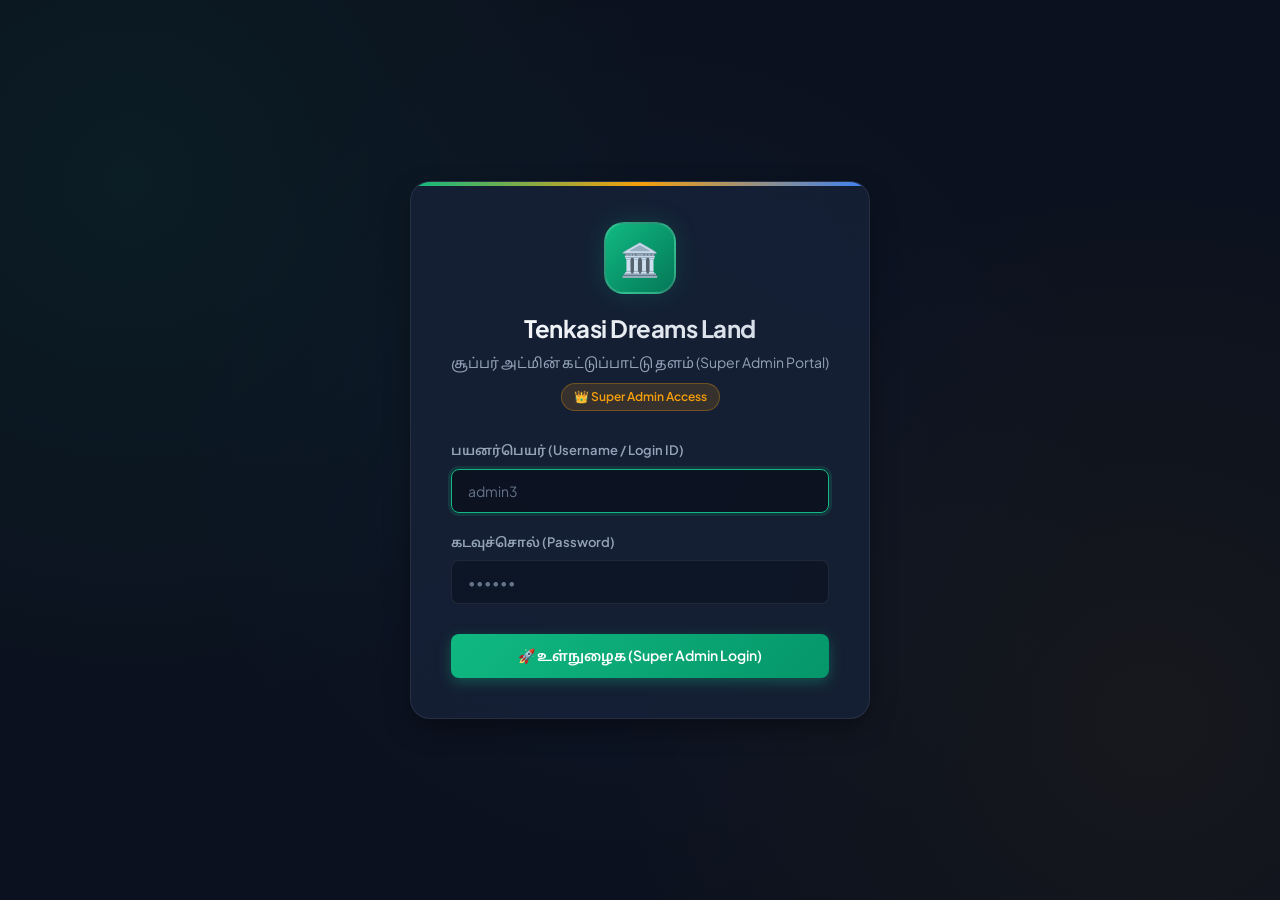
<file: admin/index.html>
<!DOCTYPE html>
<html lang="ta">
<head>
  <meta charset="UTF-8">
  <meta name="viewport" content="width=device-width, initial-scale=1.0">
  <title id="pageTitleDisplay">Tenkasi Dreams Land - Super Admin Portal | சூப்பர் அட்மின்</title>
  
  <!-- Fonts -->
  <link rel="preconnect" href="https://fonts.googleapis.com">
  <link rel="preconnect" href="https://fonts.gstatic.com" crossorigin>
  <link href="https://fonts.googleapis.com/css2?family=Noto+Sans+Tamil:wght@400;500;600;700;800&family=Plus+Jakarta+Sans:wght@400;500;600;700;800&display=swap" rel="stylesheet">
  
  <!-- Styles -->
  <link rel="stylesheet" href="css/admin.css?v=20260921_0105">
</head>
<body>

  <!-- Toast Container -->
  <div id="toastContainer" class="toast-container"></div>

  <!-- ==================== 1. LOGIN SCREEN ==================== -->
  <div id="loginView" class="login-container">
    <div class="login-card">
      <div class="login-header">
        <div class="login-logo" id="loginLogoContainer">🏛️</div>
        <h1 class="login-title" id="loginTitleDisplay">Tenkasi Dreams Land</h1>
        <p class="login-subtitle" id="loginSubtitleDisplay">சூப்பர் அட்மின் கட்டுப்பாட்டு தளம் (Super Admin Portal)</p>
        <span class="badge-super-admin">👑 Super Admin Access</span>
      </div>

      <form id="loginForm">
        <div class="form-group">
          <label class="form-label" for="loginUsername">பயனர்பெயர் (Username / Login ID)</label>
          <input type="text" id="loginUsername" class="form-control" placeholder="admin3" required autofocus>
        </div>

        <div class="form-group">
          <label class="form-label" for="loginPassword">கடவுச்சொல் (Password)</label>
          <input type="password" id="loginPassword" class="form-control" placeholder="••••••" required>
        </div>

        <button type="submit" class="btn btn-primary btn-block" style="margin-top: 10px;">
          🚀 உள்நுழைக (Super Admin Login)
        </button>
      </form>
    </div>
  </div>

  <!-- ==================== 2. MAIN DASHBOARD VIEW ==================== -->
  <div id="dashboardView" class="app-container" style="display: none;">
    
    <!-- Sidebar -->
    <aside class="sidebar">
      <div class="brand-section">
        <div class="brand-icon" id="sidebarLogoContainer">🏛️</div>
        <div>
          <div class="brand-name" id="sidebarBrandName">Tenkasi Dreams</div>
          <div class="brand-tag" id="sidebarBrandTag">SUPER ADMIN PORTAL</div>
        </div>
      </div>

      <ul class="nav-menu">
        <li class="nav-item active">
          <a class="nav-link" data-tab="overview">
            <span class="icon">📊</span>
            <span>முகப்பு (Dashboard)</span>
          </a>
        </li>
        <li class="nav-item">
          <a class="nav-link" data-tab="pending-ads">
            <span class="icon">⏳</span>
            <span>காத்திருப்பில் உள்ளவை (Pending)</span>
            <span class="badge badge-pending" id="sidebarPendingBadge" style="margin-left:auto; display:none; font-size:11px; padding:2px 7px;">0</span>
          </a>
        </li>
        <li class="nav-item">
          <a class="nav-link" data-tab="properties">
            <span class="icon">🏡</span>
            <span>அனைத்து விளம்பரங்கள் (All Ads)</span>
          </a>
        </li>
        <li class="nav-item">
          <a class="nav-link" data-tab="requirements">
            <span class="icon">📋</span>
            <span>மக்களின் தேவை (Buyer Board)</span>
          </a>
        </li>
        <li class="nav-item">
          <a class="nav-link" data-tab="payments">
            <span class="icon">💰</span>
            <span>வருவாய் & கட்டணங்கள் (Revenue)</span>
          </a>
        </li>
        <li class="nav-item">
          <a class="nav-link" data-tab="calculator">
            <span class="icon">📐</span>
            <span>நில அளவை மாற்றி (Calculator)</span>
          </a>
        </li>
        <li class="nav-item">
          <a class="nav-link" data-tab="app-config">
            <span class="icon">📱</span>
            <span>ஆப் அமைப்புகள் (App Config)</span>
          </a>
        </li>
        <li class="nav-item">
          <a class="nav-link" data-tab="user-activities">
            <span class="icon">👥</span>
            <span>பயனர்கள் செயல்பாடு (Activities)</span>
          </a>
        </li>
        <li class="nav-item">
          <a class="nav-link" data-tab="live-users">
            <span class="icon">🟢</span>
            <span>நேரலை பயனர்கள் (Live Users)</span>
            <span class="badge badge-emerald" id="sidebarLiveCount" style="margin-left:auto; font-size:11px; padding:2px 7px;">0 Live</span>
          </a>
        </li>
        <li class="nav-item">
          <a class="nav-link" data-tab="settings">
            <span class="icon">⚙️</span>
            <span>சுற்றுச்சூழல் & பிராண்டிங் (.ENV)</span>
          </a>
        </li>
      </ul>

      <div class="sidebar-footer">
        <div class="admin-user-card">
          <div class="admin-avatar">SA</div>
          <div class="admin-info">
            <div class="name" id="adminNameDisplay">Tenkasi Dreams Admin</div>
            <div class="role" id="adminRoleDisplay">Super Admin (admin3)</div>
          </div>
        </div>
        <button class="btn btn-secondary btn-block" onclick="handleLogout()" style="padding: 8px 12px; font-size: 12px;">
          🚪 வெளியேறு (Logout)
        </button>
      </div>
    </aside>

    <!-- Main Wrapper -->
    <div class="main-wrapper">
      
      <!-- Top Navbar -->
      <header class="top-navbar">
        <div class="page-title-box">
          <h1 id="topNavTitleDisplay">தென்காசி ரியல் எஸ்டேட் நிர்வாகம்</h1>
          <p id="topNavSubtitleDisplay">Tenkasi Dreams Land Real Estate Management System</p>
        </div>

        <div class="nav-actions">
          <!-- Real-Time Notification Bell & Dropdown -->
          <div class="notif-bell-wrapper" id="notifBellWrapper">
            <button class="btn-notif" id="notifBellBtn" onclick="toggleNotifDropdown()" title="Notifications / புதிய விளம்பர அறிவிப்புகள்">
              🔔
              <span class="notif-badge" id="notifBadgeCount" style="display: none;">0</span>
            </button>
            <div class="notif-dropdown" id="notifDropdown">
              <div class="notif-header">
                <h4>🔔 புதிய விளம்பர அறிவிப்புகள்</h4>
                <button class="notif-clear-btn" onclick="clearAllNotifications()">நீக்கு (Clear)</button>
              </div>
              <div class="notif-list" id="notifListContainer">
                <div style="padding: 24px 16px; text-align: center; color: var(--text-muted); font-size: 13px;">
                  அறிவிப்புகள் எதுவும் இல்லை (No notifications)
                </div>
              </div>
            </div>
          </div>

          <div class="status-pill-online">
            <span class="dot"></span>
            <span>API Active (.ENV / MySQL)</span>
          </div>
          <button class="btn btn-gold" onclick="openAddPropertyModal()">
            ➕ புதிய விளம்பரம் (Post Ad)
          </button>
        </div>
      </header>

      <!-- Content Body -->
      <main class="content-body">
        
        <!-- REAL-TIME PENDING AD CONTINUOUS ALARM & DIRECT ACTION STATION -->
        <div id="pendingAdAlarmBanner" class="pending-alarm-banner" style="display: none;">
          <div class="pending-alarm-header">
            <div class="pending-alarm-content">
              <span class="pending-alarm-icon">🚨</span>
              <div class="pending-alarm-text">
                <strong id="pendingAlarmTitle">🔔 புதிய பயனர் விளம்பரம் அப்ரூவலுக்கு வந்துள்ளது! (Pending Ad Waiting for Action)</strong>
                <span id="pendingAlarmDesc">விளம்பரத்தை அங்கீகரித்து (Accept / Approve) அல்லது நிராகரிக்கும் (Reject) வரை தொடர்ந்து அலாரம் ஒலிக்கும்.</span>
              </div>
            </div>
            <div class="pending-alarm-counter">
              <span class="badge badge-pending" id="pendingAlarmCounterBadge" style="font-size: 13px; padding: 6px 14px; font-weight: 800;">1 புதிய விளம்பரம் காத்திருப்பில்</span>
            </div>
          </div>

          <!-- PENDING ADS CARD LIST DIRECTLY INSIDE THIS ALERT BANNER -->
          <div class="pending-cards-grid" id="pendingAlarmCardsContainer" style="margin-top: 14px;">
            <!-- Dynamic Pending Property Cards Injected Here with Direct Accept / Reject buttons -->
          </div>
        </div>

        <!-- TAB 1: OVERVIEW & PROPERTIES -->
        <section id="tab-overview" class="tab-panel active">
          
          <!-- KPI Stats Grid -->
          <div class="stats-grid">
            <div class="stat-card">
              <div class="stat-info">
                <h3>மொத்த விளம்பரங்கள்</h3>
                <div class="stat-number" id="statTotalAds">0</div>
                <div class="stat-sub">Total Property Listings</div>
              </div>
              <div class="stat-icon-wrapper icon-emerald">🏡</div>
            </div>

            <div class="stat-card">
              <div class="stat-info">
                <h3>நேரலை விளம்பரங்கள்</h3>
                <div class="stat-number" id="statActiveAds">0</div>
                <div class="stat-sub">Active & Live Ads</div>
              </div>
              <div class="stat-icon-wrapper icon-gold">⚡</div>
            </div>

            <div class="stat-card">
              <div class="stat-info">
                <h3>சரிபார்ப்பில் உள்ளவை</h3>
                <div class="stat-number" id="statPendingAds">0</div>
                <div class="stat-sub">Pending Verification</div>
              </div>
              <div class="stat-icon-wrapper icon-blue">⏳</div>
            </div>

            <div class="stat-card">
              <div class="stat-info">
                <h3>மக்களின் தேவை</h3>
                <div class="stat-number" id="statRequirements">0</div>
                <div class="stat-sub">Buyer Requests Board</div>
              </div>
              <div class="stat-icon-wrapper icon-purple">📋</div>
            </div>

            <div class="stat-card">
              <div class="stat-info">
                <h3>பார்வைகள் (Total Views)</h3>
                <div class="stat-number" id="statViews">0</div>
                <div class="stat-sub">Total Ad Engagements</div>
              </div>
              <div class="stat-icon-wrapper icon-emerald">👁️</div>
            </div>

            <div class="stat-card">
              <div class="stat-info">
                <h3>மொத்த வசூல் (Revenue)</h3>
                <div class="stat-number" id="statRevenue">₹0</div>
                <div class="stat-sub">Paid Contact Unlocks</div>
              </div>
              <div class="stat-icon-wrapper icon-gold">💰</div>
            </div>

            <div class="stat-card">
              <div class="stat-info">
                <h3>கட்டண தொடர்புகள்</h3>
                <div class="stat-number" id="statPaidUnlocks">0</div>
                <div class="stat-sub">₹30 Contact Views</div>
              </div>
              <div class="stat-icon-wrapper icon-emerald">🔓</div>
            </div>

            <div class="stat-card" style="cursor: pointer; border-left: 4px solid #10b981;" onclick="switchTab('live-users')" title="நேரலை பயனர்களைப் பார்க்க கிளிக் செய்க">
              <div class="stat-info">
                <h3>நேரலை பயனர்கள்</h3>
                <div class="stat-number" id="statDashboardLiveUsers" style="color: #10b981;">0</div>
                <div class="stat-sub">Live Active Users (App / Web) →</div>
              </div>
              <div class="stat-icon-wrapper icon-emerald">👥</div>
            </div>
          </div>

          <!-- PENDING APPROVALS QUICK BANNER (Overview) -->
          <div class="pending-approvals-box" id="pendingApprovalsSection" style="display: none;">
            <div class="pending-box-header">
              <div class="pending-box-title">
                <span>🔔 சரிபார்க்க வேண்டிய புதிய பயனர் விளம்பரங்கள் (Pending Ad Approvals)</span>
                <span class="pending-badge-count" id="pendingBoxBadgeCount">0 காத்திருப்பில்</span>
              </div>
              <div style="display:flex; justify-content:space-between; align-items:center;">
                <div style="font-size: 12px; color: var(--text-muted);">
                  பயனர்கள் சமர்ப்பித்த விளம்பரங்கள் • அப்ரூவல் செய்தவுடன் உடனடியாக தளத்தில் நேரலையாக தோன்றும்
                </div>
                <button class="btn btn-gold" style="font-size:12px; padding:4px 10px;" onclick="switchTab('pending-ads')">
                  ⏳ அனைத்தையும் சரிபார்க்க →
                </button>
              </div>
            </div>
            <div class="pending-cards-grid" id="pendingCardsContainer">
              <!-- Dynamic Pending Property Cards Injected Here -->
            </div>
          </div>

          <!-- RECENT & ALL PROPERTIES PREVIEW SECTION (Overview) -->
          <div class="section-card" style="margin-top: 24px;">
            <div class="section-header">
              <div>
                <h2 class="section-title">🏡 சமீபத்திய விளம்பரங்கள் (Recent & All Property Listings)</h2>
                <p style="font-size: 13px; color: var(--text-muted); margin-top: 4px;">
                  தென்காசி ரியல் எஸ்டேட் விளம்பரங்களின் நேரலை பட்டியல் • முழு அட்டவணை மற்றும் வடிகட்டிகளுக்கு 'அனைத்து விளம்பரங்கள்' பகுதிக்கு செல்லலாம்.
                </p>
              </div>
              <button class="btn btn-gold" onclick="switchTab('properties')">
                🏡 அனைத்து விளம்பரங்களையும் பார் (View All Ads →)
              </button>
            </div>

            <div class="custom-table-responsive">
              <table class="custom-table">
                <thead>
                  <tr>
                    <th>விளம்பரம் (Property / Location)</th>
                    <th>பிரிவு (Category)</th>
                    <th>விலை & அளவு (Price & Size)</th>
                    <th>உரிமையாளர் / ஏஜென்ட்</th>
                    <th>நிலை (Status)</th>
                    <th style="text-align: right;">செயல்கள் (Actions)</th>
                  </tr>
                </thead>
                <tbody id="overviewPropertiesTableBody">
                  <!-- Rendered via JS -->
                </tbody>
              </table>
            </div>
          </div>

        </section>

        <!-- TAB: PENDING ADS (காத்திருப்பில் உள்ளவை / வெயிட்டிங் ஃபார் அக்சப்ட்) -->
        <section id="tab-pending-ads" class="tab-panel">
          <div class="section-card">
            <div class="section-header">
              <div>
                <h2 class="section-title">⏳ சரிபார்க்க வேண்டிய பயனர் விளம்பரங்கள் (Pending Ad Approvals / Waiting for Accept)</h2>
                <p style="font-size: 13px; color: var(--text-muted); margin-top: 4px;">
                  பயனர்கள் சமர்ப்பித்த புதிய விளம்பரங்கள் • ஆய்வு செய்து அப்ரூவல் அல்லது நிராகரிக்கலாம்.
                </p>
              </div>
              <span class="badge badge-pending" id="pendingSectionBadgeCount" style="font-size: 13px; padding: 6px 14px;">0 காத்திருப்பில்</span>
            </div>
            <div class="pending-cards-grid" id="pendingCardsDedicatedContainer">
              <!-- Dedicated Pending Property Cards Injected Here -->
            </div>
          </div>
        </section>

        <!-- TAB: ALL PROPERTIES & FREE/PAID PERMISSION CONTROL -->
        <section id="tab-properties" class="tab-panel">
          <!-- Category Quick Selection Pills -->
          <div class="category-pills-row">
            <div class="cat-pill-card active" data-cat="all">
              <div class="cat-icon">🌟</div>
              <div class="cat-title">அனைத்தும்</div>
              <div class="cat-count">All Categories</div>
            </div>
            <div class="cat-pill-card" data-cat="house">
              <div class="cat-icon">🏡</div>
              <div class="cat-title">வீடு / வில்லா</div>
              <div class="cat-count"><span id="catCountHouse">0</span> Ads</div>
            </div>
            <div class="cat-pill-card" data-cat="land">
              <div class="cat-icon">📐</div>
              <div class="cat-title">மனை / நிலம்</div>
              <div class="cat-count"><span id="catCountLand">0</span> Ads</div>
            </div>
            <div class="cat-pill-card" data-cat="farmland">
              <div class="cat-icon">🌴</div>
              <div class="cat-title">தோட்டம்</div>
              <div class="cat-count"><span id="catCountFarmland">0</span> Ads</div>
            </div>
            <div class="cat-pill-card" data-cat="shop">
              <div class="cat-icon">🏪</div>
              <div class="cat-title">கடை / வணிகம்</div>
              <div class="cat-count"><span id="catCountShop">0</span> Ads</div>
            </div>
            <div class="cat-pill-card" data-cat="apartment">
              <div class="cat-icon">🏢</div>
              <div class="cat-title">அபார்ட்மெண்ட்</div>
              <div class="cat-count"><span id="catCountApartment">0</span> Ads</div>
            </div>
            <div class="cat-pill-card" data-cat="rental">
              <div class="cat-icon">🔑</div>
              <div class="cat-title">வாடகை / லீஸ்</div>
              <div class="cat-count"><span id="catCountRental">0</span> Ads</div>
            </div>
          </div>

          <!-- Properties Master Table Section -->
          <div class="section-card">
            <div class="section-header">
              <div class="section-title">
                <span>🏡 அனைத்து சொத்து விளம்பரங்கள் & இலவச/கட்டண அனுமதி (All Ads - Free/Paid Control)</span>
              </div>

              <div class="table-controls">
                <div class="search-input-box">
                  <span class="search-icon">🔍</span>
                  <input type="text" id="tableSearchInput" class="form-control" placeholder="தேடுக (Title, City, Owner, ID)...">
                </div>

                <select id="tableCategoryFilter" class="select-filter">
                  <option value="all">அனைத்து பிரிவுகள் (All Categories)</option>
                  <option value="house">வீடு (House / Villa)</option>
                  <option value="land">மனை / நிலம் (Land / Plots)</option>
                  <option value="farmland">தோட்டம் (Farmland / Orchard)</option>
                  <option value="shop">கடை / வணிகம் (Shop / Commercial)</option>
                  <option value="apartment">அபார்ட்மெண்ட் (Apartment)</option>
                  <option value="rental">வாடகைக்கு (Rental / Lease)</option>
                </select>

                <select id="tableStatusFilter" class="select-filter">
                  <option value="all">அனைத்து நிலைகள் (All Status)</option>
                  <option value="active">Active (நேரலை)</option>
                  <option value="pending">Pending (காத்திருப்பு)</option>
                  <option value="sold">Sold (விற்பனையானது)</option>
                </select>

                <select id="tableAccessFilter" class="select-filter" onchange="handleAccessFilterChange(this.value)">
                  <option value="all">அனைத்து அனுமதிகள் (All Access)</option>
                  <option value="free">🟢 இலவச விளம்பரங்கள் (Free Only)</option>
                  <option value="paid">💎 கட்டண விளம்பரங்கள் (Paid Only)</option>
                </select>

                <button class="btn btn-primary" onclick="openAddPropertyModal()">
                  ➕ விளம்பரம் சேர்
                </button>
              </div>
            </div>

            <!-- Table -->
            <div class="custom-table-responsive">
              <table class="custom-table">
                <thead>
                  <tr>
                    <th>விளம்பரம் (Property / Location)</th>
                    <th>பிரிவு (Category)</th>
                    <th>விலை & அளவு (Price & Size)</th>
                    <th>உரிமையாளர் / ஏஜென்ட்</th>
                    <th>சரிபார்ப்பு (Verification)</th>
                    <th>அணுகல் பர்மிஷன் (Free / Paid)</th>
                    <th>நிலை (Status)</th>
                    <th style="text-align: right;">செயல்கள் (Actions)</th>
                  </tr>
                </thead>
                <tbody id="propertiesTableBody">
                  <!-- Rendered via JS -->
                </tbody>
              </table>
            </div>
          </div>
        </section>

        <!-- TAB 2: BUYER REQUIREMENTS BOARD -->
        <section id="tab-requirements" class="tab-panel">
          <div class="section-card">
            <div class="section-header">
              <div>
                <h2 class="section-title">📋 மக்களின் தேவை பலகை (Buyer Requirements Board)</h2>
                <p style="font-size: 13px; color: var(--text-muted); margin-top: 4px;">
                  தென்காசி மற்றும் சுற்றுவட்டார வாடிக்கையாளர்களின் நேரடி சொத்து தேவைகள் மற்றும் தொடர்புகள்.
                </p>
              </div>
              <button class="btn btn-gold" onclick="openAddRequirementModal()">
                ➕ புதிய தேவை பதிவு (Add Requirement)
              </button>
            </div>

            <div id="requirementsGrid" class="requirements-grid">
              <!-- Rendered via JS -->
            </div>
          </div>
        </section>

        <!-- TAB 3: LAND UNIT CALCULATOR -->
        <section id="tab-calculator" class="tab-panel">
          <div class="calculator-box">
            <h2 style="font-size: 22px; font-weight: 800; color: #ffffff; text-align: center; margin-bottom: 8px;">
              📐 நில அளவை & விலை மாற்றி (Land Unit & Price Calculator)
            </h2>
            <p style="font-size: 13px; color: var(--text-secondary); text-align: center; margin-bottom: 24px;">
              சென்ட் (Cents), குழி (Kuzhi), ஏக்கர் (Acres), சதுர அடி (Sq.Ft) மற்றும் கிரவுண்ட் (Grounds) இடையிலான துல்லிய அளவீடு.
            </p>

            <div class="calc-input-row">
              <div class="form-group" style="margin-bottom:0;">
                <label class="form-label">நிலத்தின் அளவு (Land Value)</label>
                <input type="number" id="calcInputVal" class="form-control" value="10" placeholder="10">
              </div>
              <div class="form-group" style="margin-bottom:0;">
                <label class="form-label">அளவை அலகு (Unit)</label>
                <select id="calcInputUnit" class="form-control">
                  <option value="cent" selected>சென்ட் (Cents)</option>
                  <option value="kuzhi">குழி (Kuzhi - 144 Sq.Ft)</option>
                  <option value="sqft">சதுர அடி (Sq.Ft)</option>
                  <option value="acre">ஏக்கர் (Acres)</option>
                  <option value="ground">கிரவுண்ட் (Grounds - 2400 Sq.Ft)</option>
                  <option value="maa">மா (Maa - 100 Kuzhi)</option>
                </select>
              </div>
            </div>

            <!-- Rate Calculator -->
            <div class="calc-input-row">
              <div class="form-group" style="margin-bottom:0;">
                <label class="form-label">ஒரு அலகின் விலை மதிப்பு (Rate ₹)</label>
                <input type="number" id="calcRateVal" class="form-control" value="250000" placeholder="250000">
              </div>
              <div class="form-group" style="margin-bottom:0;">
                <label class="form-label">விலை அலகு (Rate Per)</label>
                <select id="calcRateUnit" class="form-control">
                  <option value="cent" selected>1 சென்ட் வீதம்</option>
                  <option value="kuzhi">1 குழி வீதம்</option>
                  <option value="sqft">1 சதுர அடி வீதம்</option>
                  <option value="acre">1 ஏக்கர் வீதம்</option>
                </select>
              </div>
            </div>

            <!-- Results Grid -->
            <div class="calc-results-grid">
              <div class="calc-result-card">
                <div class="unit-label">சென்ட் (Cents)</div>
                <div class="unit-val" id="resCent">0</div>
              </div>
              <div class="calc-result-card">
                <div class="unit-label">குழி (Kuzhi)</div>
                <div class="unit-val" id="resKuzhi">0</div>
              </div>
              <div class="calc-result-card">
                <div class="unit-label">சதுர அடி (Sq.Ft)</div>
                <div class="unit-val" id="resSqFt">0</div>
              </div>
              <div class="calc-result-card">
                <div class="unit-label">ஏக்கர் (Acres)</div>
                <div class="unit-val" id="resAcre">0</div>
              </div>
              <div class="calc-result-card">
                <div class="unit-label">கிரவுண்ட் (Grounds)</div>
                <div class="unit-val" id="resGround">0</div>
              </div>
              <div class="calc-result-card">
                <div class="unit-label">மா (Maa)</div>
                <div class="unit-val" id="resMaa">0</div>
              </div>
            </div>

            <!-- Total Estimated Price Card -->
            <div style="margin-top: 24px; padding: 20px; background: rgba(16, 185, 129, 0.1); border: 1px solid rgba(16, 185, 129, 0.3); border-radius: var(--radius-sm); text-align: center;">
              <div style="font-size: 13px; color: var(--text-secondary); margin-bottom: 4px;">மதிப்பிடப்பட்ட மொத்த சொத்து விலை (Total Estimated Value):</div>
              <div id="resTotalPrice" style="font-size: 28px; font-weight: 800; color: var(--accent-primary);">₹0</div>
            </div>
          </div>
        </section>

        <!-- TAB: REVENUE & PAYMENTS -->
        <section id="tab-payments" class="tab-panel">
          <div class="section-card">
            <div class="section-header">
              <div>
                <h2 class="section-title">💰 வருவாய் & கட்டண பரிவர்த்தனைகள் (Revenue & Payments)</h2>
                <p style="font-size: 13px; color: var(--text-muted); margin-top: 4px;">
                  வாடிக்கையாளர்கள் ₹30 செலுத்தி தொடர்பு எண்களை திறந்த நேரடி பரிவர்த்தனைகள்
                </p>
              </div>
              <button class="btn btn-secondary" onclick="loadPaymentsData()">
                🔄 புதுப்பி (Refresh)
              </button>
            </div>

            <div class="stats-grid" style="margin-bottom: 24px;">
              <div class="stat-card">
                <div class="stat-info">
                  <h3>மொத்த வசூல் (Total Revenue)</h3>
                  <div class="stat-number" id="paySummaryTotal">₹0</div>
                  <div class="stat-sub">Razorpay UPI & Cards Total</div>
                </div>
                <div class="stat-icon-wrapper icon-gold">💰</div>
              </div>

              <div class="stat-card">
                <div class="stat-info">
                  <h3>கட்டண தொடர்புகள்</h3>
                  <div class="stat-number" id="paySummaryPaidCount">0</div>
                  <div class="stat-sub">Paid Unlocks (₹30 each)</div>
                </div>
                <div class="stat-icon-wrapper icon-emerald">🔓</div>
              </div>

              <div class="stat-card">
                <div class="stat-info">
                  <h3>இலவச பார்வைகள்</h3>
                  <div class="stat-number" id="paySummaryFreeCount">0</div>
                  <div class="stat-sub">Free Contact Views (3 Quota)</div>
                </div>
                <div class="stat-icon-wrapper icon-blue">🎁</div>
              </div>

              <div class="stat-card">
                <div class="stat-info">
                  <h3>ஒரு தொடர்பு கட்டணம்</h3>
                  <div class="stat-number" id="paySummaryPrice">₹30</div>
                  <div class="stat-sub">Price per Contact Unlock</div>
                </div>
                <div class="stat-icon-wrapper icon-purple">⚡</div>
              </div>
            </div>

            <!-- PRICING & OFFER CONTROL CENTER -->
            <div style="background: linear-gradient(135deg, rgba(23, 34, 56, 0.95), rgba(15, 23, 42, 0.95)); border: 1.5px solid rgba(245, 158, 11, 0.35); border-radius: var(--radius-md); padding: 22px; margin-bottom: 24px; box-shadow: 0 10px 25px rgba(0,0,0,0.4);">
              <div style="display: flex; justify-content: space-between; align-items: center; margin-bottom: 18px; flex-wrap: wrap; gap: 10px;">
                <div>
                  <div style="font-size: 16px; font-weight: 800; color: #fbbf24; display: flex; align-items: center; gap: 8px;">
                    ⚙️ கட்டணங்கள், இலவச வரம்பு & ஆஃபர் மேலாண்மை (Pricing & Offer Controls)
                  </div>
                  <div style="font-size: 12.5px; color: var(--text-muted); margin-top: 3px;">
                    சூப்பர் அட்மின் நினைத்தால் எந்த நேரத்திலும் இலவச வரம்பு, கட்டண தொகை (₹30 அல்லது ₹10) மற்றும் தள்ளுபடி ஆஃபர்களை மாற்றிக்கொள்ளலாம்.
                  </div>
                </div>
                <button class="btn btn-emerald" style="font-weight: 800; padding: 9px 18px;" onclick="savePricingOfferSettings()">
                  💾 அமைப்புகளை சேமி (Save Pricing & Offers)
                </button>
              </div>

              <div class="form-grid-3" style="margin-bottom: 16px;">
                <div class="form-group">
                  <label class="form-label" style="color: #6ee7b7;">🎁 ஆரம்ப இலவச தொடர்புகள் வரம்பு</label>
                  <input type="number" id="pricing_FREE_CONTACT_LIMIT" class="form-control" placeholder="3" min="0" max="50" value="3">
                  <small style="color: var(--text-muted); font-size: 11px;">புதிய பயனர் லாகின் செய்ததும் பார்க்கும் இலவச எண்கள் (Default: 3)</small>
                </div>

                <div class="form-group">
                  <label class="form-label" style="color: #fbbf24;">🏷️ வழக்கமான கட்டணம் (₹ Standard Price)</label>
                  <input type="number" id="pricing_CONTACT_UNLOCK_PRICE" class="form-control" placeholder="30" min="1" value="30">
                  <small style="color: var(--text-muted); font-size: 11px;">இலவச வரம்பு முடிந்த பின் ஒரு திறப்பிற்கான கட்டணம் (Default: ₹30)</small>
                </div>

                <div class="form-group">
                  <label class="form-label" style="color: #93c5fd;">🔢 கட்டணத்திற்கு திறக்கப்படும் எண்கள்</label>
                  <input type="number" id="pricing_UNLOCK_CONTACTS_COUNT" class="form-control" placeholder="1" min="1" value="1">
                  <small style="color: var(--text-muted); font-size: 11px;">கட்டணம் செலுத்தினால் எத்தனை தொடர்பு எண்கள் திறக்க வேண்டும்</small>
                </div>
              </div>

              <!-- Offer Controls Box -->
              <div style="background: rgba(245, 158, 11, 0.07); border: 1px dashed rgba(245, 158, 11, 0.4); border-radius: var(--radius-sm); padding: 16px; margin-bottom: 16px;">
                <div style="display: flex; align-items: center; justify-content: space-between; margin-bottom: 14px; flex-wrap: wrap; gap: 8px;">
                  <label style="display: flex; align-items: center; gap: 8px; font-weight: 700; color: #fbbf24; cursor: pointer;">
                    <input type="checkbox" id="pricing_OFFER_ACTIVE" style="width: 18px; height: 18px; accent-color: #f59e0b;" onchange="updateOfferBadgeStatus(this.checked)">
                    <span>⚡ சிறப்பு தள்ளுபடி ஆஃபர் இயக்கவும் (Enable Promotional Offer)</span>
                  </label>
                  <span class="badge" id="pricingOfferStatusBadge" style="background: rgba(148, 163, 184, 0.15); color: #94a3b8;">ஆஃபர் முடக்கத்தில் உள்ளது</span>
                </div>

                <div class="form-grid-3">
                  <div class="form-group">
                    <label class="form-label">🏷️ ஆஃபர் விலை (Special Offer ₹)</label>
                    <input type="number" id="pricing_OFFER_UNLOCK_PRICE" class="form-control" placeholder="10" min="1" value="10">
                    <small style="color: var(--text-muted); font-size: 11px;">உதா: ₹10 மட்டும் (தள்ளுபடி விலை)</small>
                  </div>

                  <div class="form-group">
                    <label class="form-label">🔢 ஆஃபரில் திறக்கப்படும் தொடர்புகள்</label>
                    <input type="number" id="pricing_OFFER_CONTACTS_COUNT" class="form-control" placeholder="1" min="1" value="1">
                    <small style="color: var(--text-muted); font-size: 11px;">ஆஃபரில் எத்தனை எண்கள் திறக்கப்படும் (உதா: 1 அல்லது 3)</small>
                  </div>

                  <div class="form-group">
                    <label class="form-label">📢 ஆஃபர் பேனர் வாசகம் (Banner Text)</label>
                    <input type="text" id="pricing_OFFER_BANNER_TEXT" class="form-control" placeholder="சிறப்பு சலுகை: வெறும் ₹10 செலுத்தி உரிமையாளர் எண்ணை உடனே பெறலாம்!" value="சிறப்பு சலுகை: வெறும் ₹10 செலுத்தி உரிமையாளர் எண்ணை உடனே பெறலாம்!">
                    <small style="color: var(--text-muted); font-size: 11px;">வாடிக்கையாளர்களுக்கு காட்டப்படும் அறிவிப்பு</small>
                  </div>
                </div>
              </div>

              <!-- Quick Presets -->
              <div style="display: flex; align-items: center; gap: 8px; flex-wrap: wrap;">
                <span style="font-size: 12px; font-weight: 700; color: var(--text-muted);">⚡ விரைவு அமைப்புகள் (Presets):</span>
                <button type="button" class="btn btn-secondary" style="padding: 4px 10px; font-size: 11px;" onclick="applyPricingPreset(3, 30, 1, false, 10, 1, 'சிறப்பு சலுகை: வெறும் ₹10 செலுத்தி உரிமையாளர் எண்ணை உடனே பெறலாம்!')">
                  ⭐ இயல்பு: 3 இலவசம் + ₹30 கட்டணம்
                </button>
                <button type="button" class="btn btn-gold" style="padding: 4px 10px; font-size: 11px;" onclick="applyPricingPreset(3, 30, 1, true, 10, 1, '🎉 சிறப்பு ஆஃபர்: வெறும் ₹10 செலுத்தி உரிமையாளர் எண்ணை உடனே அறியலாம்!')">
                  🔥 சூப்பர் ஆஃபர்: 3 இலவசம் + ₹10 ஆஃபர்
                </button>
                <button type="button" class="btn btn-secondary" style="padding: 4px 10px; font-size: 11px;" onclick="applyPricingPreset(5, 20, 1, false, 10, 1, 'சிறப்பு சலுகை!')">
                  🎁 5 இலவசம் + ₹20 கட்டணம்
                </button>
                <button type="button" class="btn btn-secondary" style="padding: 4px 10px; font-size: 11px;" onclick="applyPricingPreset(0, 10, 1, true, 10, 1, 'நேரடி கட்டணம்: ₹10 மட்டும்')">
                  ⚡ 0 இலவசம் + நேரடி ₹10 கட்டணம்
                </button>
              </div>
            </div>

            <div class="table-container">
              <table class="data-table">
                <thead>
                  <tr>
                    <th>பரிவர்த்தனை ID</th>
                    <th>தேதி & நேரம்</th>
                    <th>சொத்தின் தலைப்பு</th>
                    <th>வாடிக்கையாளர்</th>
                    <th>கட்டண முறை</th>
                    <th>தொகை</th>
                    <th>நிலை</th>
                  </tr>
                </thead>
                <tbody id="paymentsTableBody">
                  <tr><td colspan="7" style="text-align:center; padding:30px; color:var(--text-muted);">ஏற்றப்படுகிறது...</td></tr>
                </tbody>
              </table>
            </div>
          </div>
        </section>

        <!-- TAB 4: ENVIRONMENT & WHITE-LABEL CONFIGURATION -->
        <section id="tab-settings" class="tab-panel">
          <div class="section-card">
            <div class="section-header">
              <div>
                <h2 class="section-title">⚙️ ஒயிட் லேபில் & சுற்றுச்சூழல் அமைப்புகள் (White-Label & .ENV Settings)</h2>
                <p style="font-size: 13px; color: var(--text-muted); margin-top: 4px;">
                  லோகோ, பிராண்ட் பெயர், தொடர்பு எண்கள், தீம் வண்ணங்கள் மற்றும் MySQL டேட்டாபேஸ் அமைப்புகளை இங்கிருந்தே மாற்றலாம்.
                </p>
              </div>
              <div style="display:flex; gap:10px;">
                <button class="btn btn-secondary" onclick="resetEnvConfig()">🔄 Reset Defaults</button>
                <button class="btn btn-primary" onclick="saveEnvForm()">💾 சேமிக்க (Save Settings)</button>
              </div>
            </div>

            <!-- Sub Navigation Tabs for Form vs Raw -->
            <div style="display:flex; gap:12px; margin-bottom: 24px;">
              <button id="btnEnvTabForm" class="btn btn-primary" style="padding:8px 16px; font-size:13px;" onclick="toggleEnvEditorView('form')">🎛️ ஒயிட் லேபில் & அமைப்புகள் படிவம்</button>
              <button id="btnEnvTabRaw" class="btn btn-secondary" style="padding:8px 16px; font-size:13px;" onclick="toggleEnvEditorView('raw')">📝 நேரடி .env எடிட்டர் (Raw .env)</button>
            </div>

            <!-- Form View Section -->
            <div id="envFormSection">
              
              <!-- Card 1: White-Label Branding & Identity -->
              <div style="background: rgba(11, 17, 30, 0.5); border: 1px solid var(--border-glass); border-radius: var(--radius-md); padding: 22px; margin-bottom: 20px;">
                <div style="font-size:16px; font-weight:700; color:var(--accent-gold); margin-bottom:16px; display:flex; align-items:center; gap:8px;">
                  🏷️ பிராண்டிங் & லோகோ மேலாண்மை (Brand Identity & Logo Customization)
                </div>

                <div class="form-grid-3">
                  <div class="form-group">
                    <label class="form-label">செயலி / இணையதள பெயர் (App & Brand Name) *</label>
                    <input type="text" id="env_APP_NAME" class="form-control" placeholder="Tenkasi Dreams Land" required>
                  </div>
                  <div class="form-group">
                    <label class="form-label">டேக்லைன் / முழக்கம் (Slogan / Tagline)</label>
                    <input type="text" id="env_APP_TAGLINE" class="form-control" placeholder="தென்காசி கனவுகள் - ரியல் எஸ்டேட்">
                  </div>
                  <div class="form-group">
                    <label class="form-label">லோகோ ஐகான் / Emoji (Logo Symbol)</label>
                    <input type="text" id="env_APP_LOGO_EMOJI" class="form-control" placeholder="🏛️">
                  </div>
                </div>

                <div class="form-grid-2">
                  <div class="form-group">
                    <label class="form-label">லோகோ பட முகவரி (Logo Image URL)</label>
                    <input type="text" id="env_APP_LOGO_URL" class="form-control" placeholder="https://domain.com/logo.png அல்லது பதிவேற்றவும்">
                  </div>
                  <div class="form-group">
                    <label class="form-label">புதிய லோகோ படம் Upload செய்ய (Logo Upload)</label>
                    <input type="file" id="uploadLogoFile" class="form-control" accept="image/*" onchange="handleBrandImageUpload(this, 'logo')">
                  </div>
                </div>

                <div class="form-grid-2">
                  <div class="form-group">
                    <label class="form-label">Hero Banner Image URL (முகப்பு பேனர்)</label>
                    <input type="text" id="env_HERO_BANNER_URL" class="form-control" placeholder="https://domain.com/banner.jpg">
                  </div>
                  <div class="form-group">
                    <label class="form-label">புதிய Banner படம் Upload செய்ய</label>
                    <input type="file" id="uploadBannerFile" class="form-control" accept="image/*" onchange="handleBrandImageUpload(this, 'banner')">
                  </div>
                </div>

                <div class="form-grid-3">
                  <div class="form-group">
                    <label class="form-label">முதன்மை வண்ணம் (Primary Color)</label>
                    <div style="display:flex; gap:8px;">
                      <input type="color" id="env_PRIMARY_COLOR_PICKER" value="#10b981" style="width:44px; height:42px; border:none; border-radius:6px; cursor:pointer;" onchange="document.getElementById('env_PRIMARY_COLOR').value = this.value">
                      <input type="text" id="env_PRIMARY_COLOR" class="form-control" value="#10B981" onchange="document.getElementById('env_PRIMARY_COLOR_PICKER').value = this.value">
                    </div>
                  </div>
                  <div class="form-group">
                    <label class="form-label">துணை வண்ணம் (Accent Gold)</label>
                    <div style="display:flex; gap:8px;">
                      <input type="color" id="env_ACCENT_COLOR_PICKER" value="#f59e0b" style="width:44px; height:42px; border:none; border-radius:6px; cursor:pointer;" onchange="document.getElementById('env_ACCENT_COLOR').value = this.value">
                      <input type="text" id="env_ACCENT_COLOR" class="form-control" value="#F59E0B" onchange="document.getElementById('env_ACCENT_COLOR_PICKER').value = this.value">
                    </div>
                  </div>
                  <div class="form-group">
                    <label class="form-label">நிறுவனத்தின் பெயர் (Company Name)</label>
                    <input type="text" id="env_COMPANY_NAME" class="form-control" placeholder="Tenkasi Dreams Real Estate Group">
                  </div>
                </div>

                <div class="form-group">
                  <label class="form-label">அடிக்குறிப்பு காப்புரிமை வாசகம் (Footer Copyright)</label>
                  <input type="text" id="env_FOOTER_COPYRIGHT" class="form-control" placeholder="© 2026 Tenkasi Dreams Land. All Rights Reserved.">
                </div>
              </div>

              <!-- Card 2: Contact & Social Media Information -->
              <div style="background: rgba(11, 17, 30, 0.5); border: 1px solid var(--border-glass); border-radius: var(--radius-md); padding: 22px; margin-bottom: 20px;">
                <div style="font-size:16px; font-weight:700; color:var(--accent-primary); margin-bottom:16px; display:flex; align-items:center; gap:8px;">
                  📞 தொடர்பு & சமூக வலைதளங்கள் (Contact & Social Details)
                </div>

                <div class="form-grid-3">
                  <div class="form-group">
                    <label class="form-label">அட்மின் / உரிமையாளர் பெயர்</label>
                    <input type="text" id="env_ADMIN_NAME" class="form-control" placeholder="Murugan Nagarajan">
                  </div>
                  <div class="form-group">
                    <label class="form-label">அழைப்பு எண் (Admin Contact Phone) *</label>
                    <input type="text" id="env_ADMIN_PHONE" class="form-control" placeholder="+91 98941 74944" required>
                  </div>
                  <div class="form-group">
                    <label class="form-label">அதிகாரப்பூர்வ WhatsApp எண் *</label>
                    <input type="text" id="env_WHATSAPP_NUMBER" class="form-control" placeholder="+91 98941 74944" required>
                  </div>
                </div>

                <div class="form-grid-3">
                  <div class="form-group">
                    <label class="form-label">அதிகாரப்பூர்வ Support Email</label>
                    <input type="email" id="env_ADMIN_EMAIL" class="form-control" placeholder="tenkasidreams@gmail.com">
                  </div>
                  <div class="form-group">
                    <label class="form-label">நகரம் / மாவட்டம் (Default City)</label>
                    <input type="text" id="env_DEFAULT_CITY" class="form-control" placeholder="Tenkasi">
                  </div>
                  <div class="form-group">
                    <label class="form-label">நாணயக் குறியீடு (Currency Symbol)</label>
                    <input type="text" id="env_CURRENCY_SYMBOL" class="form-control" placeholder="₹">
                  </div>
                </div>

                <div class="form-group">
                  <label class="form-label">முழு அலுவலக முகவரி (Full Office Address)</label>
                  <input type="text" id="env_OFFICE_ADDRESS" class="form-control" placeholder="Main Road, Courtallam Junction, Tenkasi - 627811">
                </div>

                <div class="form-grid-3">
                  <div class="form-group">
                    <label class="form-label">Facebook Link</label>
                    <input type="text" id="env_SOCIAL_FACEBOOK" class="form-control" placeholder="https://facebook.com/yourpage">
                  </div>
                  <div class="form-group">
                    <label class="form-label">YouTube Link</label>
                    <input type="text" id="env_SOCIAL_YOUTUBE" class="form-control" placeholder="https://youtube.com/@yourchannel">
                  </div>
                  <div class="form-group">
                    <label class="form-label">Telegram Link</label>
                    <input type="text" id="env_SOCIAL_TELEGRAM" class="form-control" placeholder="https://t.me/yourgroup">
                  </div>
                </div>
              </div>

              <!-- Card: Monetization & Razorpay Gateway Settings -->
              <div style="background: rgba(11, 17, 30, 0.5); border: 1px solid var(--border-glass); border-radius: var(--radius-md); padding: 22px; margin-bottom: 20px;">
                <div style="font-size:16px; font-weight:700; color:var(--accent-gold); display:flex; align-items:center; gap:8px; margin-bottom:16px;">
                  💳 Razorpay Payment Gateway & தொடர்பு கட்டண அமைப்புகள்
                </div>

                <div class="form-grid-3">
                  <div class="form-group">
                    <label class="form-label">Razorpay இயங்கும் முறை (Mode) *</label>
                    <select id="env_RAZORPAY_MODE" class="form-control">
                      <option value="test">🧪 Test Mode (சோதனை முறை - rzp_test)</option>
                      <option value="live">🚀 Live Mode (நேரலை முறை - rzp_live)</option>
                    </select>
                  </div>
                  <div class="form-group">
                    <label class="form-label">Razorpay Account ID (Merchant ID)</label>
                    <input type="text" id="env_RAZORPAY_ACCOUNT_ID" class="form-control" placeholder="acc_Tdw7B4Z0zFh95x">
                  </div>
                  <div class="form-group">
                    <label class="form-label">UPI ID (கட்டண பெறுநர்)</label>
                    <input type="text" id="env_UPI_ID" class="form-control" placeholder="9894174944@upi">
                  </div>
                </div>

                <div class="form-grid-2" style="margin-top:10px;">
                  <div class="form-group">
                    <label class="form-label">Live Key ID (நேரலை சாவி - rzp_live_...)</label>
                    <input type="text" id="env_RAZORPAY_LIVE_KEY_ID" class="form-control" placeholder="rzp_live_xxxxxxxx">
                  </div>
                  <div class="form-group">
                    <label class="form-label">Live Key Secret (நேரலை இரகசிய சாவி)</label>
                    <input type="password" id="env_RAZORPAY_LIVE_KEY_SECRET" class="form-control" placeholder="••••••••••••">
                  </div>
                </div>

                <div class="form-grid-2" style="margin-top:10px;">
                  <div class="form-group">
                    <label class="form-label">Test Key ID (சோதனை சாவி - rzp_test_...)</label>
                    <input type="text" id="env_RAZORPAY_TEST_KEY_ID" class="form-control" placeholder="rzp_test_TeE2LFCxmmioPq">
                  </div>
                  <div class="form-group">
                    <label class="form-label">Test Key Secret (சோதனை இரகசிய சாவி)</label>
                    <input type="password" id="env_RAZORPAY_TEST_KEY_SECRET" class="form-control" placeholder="••••••••••••">
                  </div>
                </div>

                <div class="form-grid-2" style="margin-top:10px;">
                  <div class="form-group">
                    <label class="form-label">தொடர்பு பார்க்கும் கட்டணம் (Unlock Price in ₹) *</label>
                    <input type="number" id="env_CONTACT_UNLOCK_PRICE" class="form-control" placeholder="30" value="30">
                  </div>
                  <div class="form-group">
                    <label class="form-label">புதிய பயனருக்கு இலவச தொடர்புகள் (Free Quota) *</label>
                    <input type="number" id="env_FREE_CONTACT_LIMIT" class="form-control" placeholder="3" value="3">
                  </div>
                </div>
              </div>

              <!-- Card: SMS & WhatsApp OTP Gateway Settings -->
              <div style="background: rgba(11, 17, 30, 0.5); border: 1px solid var(--border-glass); border-radius: var(--radius-md); padding: 22px; margin-bottom: 20px;">
                <div style="font-size:16px; font-weight:700; color:#10B981; display:flex; align-items:center; gap:8px; margin-bottom:16px;">
                  📱 SMS & WhatsApp OTP Gateway (நேரடி OTP அனுப்பும் முறை)
                </div>

                <div class="form-grid-2">
                  <div class="form-group">
                    <label class="form-label">SMS Gateway Provider *</label>
                    <select id="env_SMS_GATEWAY_PROVIDER" class="form-control">
                      <option value="fast2sms">🇮🇳 Fast2SMS (India Bulk SMS - Recommended)</option>
                      <option value="twilio">🌐 Twilio (Global SMS)</option>
                      <option value="whatsapp">💬 WhatsApp Cloud API</option>
                      <option value="mock">🧪 Test / Dev Mock (இலவச டெஸ்ட் முறை)</option>
                    </select>
                  </div>
                  <div class="form-group">
                    <label class="form-label">செல்போன் OTP உள்நுழைவு (Phone OTP Login)</label>
                    <select id="env_PHONE_OTP_ENABLED" class="form-control">
                      <option value="true">செயலில் உள்ளது (Enabled)</option>
                      <option value="false">முடக்கப்பட்டது (Disabled)</option>
                    </select>
                  </div>
                </div>

                <div class="form-grid-2" style="margin-top:10px;">
                  <div class="form-group">
                    <label class="form-label">Fast2SMS API Key (Fast2SMS சாவி)</label>
                    <input type="password" id="env_FAST2SMS_API_KEY" class="form-control" placeholder="Fast2SMS Dev API Key">
                    <small style="color:var(--text-muted); font-size:11px;">fast2sms.com ➔ Dev API ➔ API Key</small>
                  </div>
                  <div class="form-group">
                    <label class="form-label">Twilio Account SID (விருப்பப்படி)</label>
                    <input type="text" id="env_TWILIO_ACCOUNT_SID" class="form-control" placeholder="ACxxxxxxxxxxxxxx">
                  </div>
                </div>

                <div class="form-grid-3" style="margin-top:10px;">
                  <div class="form-group">
                    <label class="form-label">Twilio Auth Token</label>
                    <input type="password" id="env_TWILIO_AUTH_TOKEN" class="form-control" placeholder="••••••••••••">
                  </div>
                  <div class="form-group">
                    <label class="form-label">Twilio Phone Number</label>
                    <input type="text" id="env_TWILIO_PHONE_NUMBER" class="form-control" placeholder="+1xxxxxxxxxx">
                  </div>
                  <div class="form-group">
                    <label class="form-label">WhatsApp Cloud API URL (விருப்பப்படி)</label>
                    <input type="text" id="env_WHATSAPP_API_URL" class="form-control" placeholder="https://graph.facebook.com/v19.0/...">
                  </div>
                </div>
              </div>

              <!-- Card 3: Database Settings -->
              <div style="background: rgba(11, 17, 30, 0.5); border: 1px solid var(--border-glass); border-radius: var(--radius-md); padding: 22px; margin-bottom: 20px;">
                <div style="display:flex; align-items:center; justify-content:space-between; margin-bottom:16px;">
                  <div style="font-size:16px; font-weight:700; color:var(--accent-blue); display:flex; align-items:center; gap:8px;">
                    🗄️ MySQL Database Connection (டேட்டாபேஸ் இணைப்பு)
                  </div>
                  <button type="button" class="btn btn-secondary" style="padding:6px 14px; font-size:12px;" onclick="testDatabaseConnection()">
                    🔌 Test Connection
                  </button>
                </div>

                <div id="dbConnectionStatusBox" style="display:none; padding:12px; border-radius:var(--radius-sm); margin-bottom:16px; font-size:13px;"></div>

                <div class="form-grid-3">
                  <div class="form-group">
                    <label class="form-label">DB Host (ஹோஸ்ட்)</label>
                    <input type="text" id="env_DB_HOST" class="form-control" placeholder="localhost">
                  </div>
                  <div class="form-group">
                    <label class="form-label">DB Port (போர்ட்)</label>
                    <input type="text" id="env_DB_PORT" class="form-control" placeholder="3306">
                  </div>
                  <div class="form-group">
                    <label class="form-label">DB Name (டேட்டாபேஸ் பெயர்)</label>
                    <input type="text" id="env_DB_NAME" class="form-control" placeholder="tenkasi_dreams">
                  </div>
                </div>

                <div class="form-grid-3">
                  <div class="form-group">
                    <label class="form-label">DB Username (பயனர்)</label>
                    <input type="text" id="env_DB_USER" class="form-control" placeholder="root">
                  </div>
                  <div class="form-group">
                    <label class="form-label">DB Password (கடவுச்சொல்)</label>
                    <input type="password" id="env_DB_PASS" class="form-control" placeholder="••••••">
                  </div>
                  <div class="form-group">
                    <label class="form-label">Storage Mode (சேமிப்பு முறை)</label>
                    <select id="env_STORAGE_MODE" class="form-control">
                      <option value="auto">Auto (MySQL first, JSON fallback)</option>
                      <option value="mysql">Force MySQL only</option>
                      <option value="json">JSON Flat File storage only</option>
                    </select>
                  </div>
                </div>
              </div>

              <!-- Card 4: Super Admin Authentication Settings -->
              <div style="background: rgba(11, 17, 30, 0.5); border: 1px solid var(--border-glass); border-radius: var(--radius-md); padding: 22px; margin-bottom: 20px;">
                <div style="font-size:16px; font-weight:700; color:var(--accent-gold); margin-bottom:16px; display:flex; align-items:center; gap:8px;">
                  👑 Super Admin Authentication (சூப்பர் அட்மின் கணக்கு)
                </div>

                <div class="form-grid-3">
                  <div class="form-group">
                    <label class="form-label">Super Admin Username *</label>
                    <input type="text" id="env_SUPER_ADMIN_USER" class="form-control" value="admin3" required>
                  </div>
                  <div class="form-group">
                    <label class="form-label">Super Admin Password *</label>
                    <input type="text" id="env_SUPER_ADMIN_PASS" class="form-control" value="000003" required>
                  </div>
                  <div class="form-group">
                    <label class="form-label">Session Lifetime (Hours)</label>
                    <input type="number" id="env_SESSION_LIFETIME_HOURS" class="form-control" value="24">
                  </div>
                </div>
              </div>

            </div>

            <!-- Raw Editor Section -->
            <div id="envRawSection" style="display:none;">
              <div class="form-group">
                <label class="form-label">.env கோப்பு நேரடி உள்ளடக்கம் (Direct .env Editor)</label>
                <textarea id="rawEnvTextarea" class="form-control" style="font-family: monospace; font-size: 13px; line-height: 1.6; height: 420px; background: #080c14; color: #a7f3d0; border-color: rgba(16, 185, 129, 0.3);"></textarea>
              </div>
              <button class="btn btn-primary" onclick="saveRawEnvFile()">💾 Save Raw .env File</button>
            </div>

          </div>
        </section>

        <!-- TAB 5: APP CONFIGURATION & LOGIN MODE CONTROLS -->
        <section id="tab-app-config" class="tab-panel">
          <div class="section-card">
            <div class="section-header">
              <div>
                <h2 class="section-title">📱 செயலி அமைப்புகள் & லாகின் கட்டுப்பாடு (App Configuration)</h2>
                <p style="font-size: 13px; color: var(--text-muted); margin-top: 4px;">
                  மொபைல் செயலி மற்றும் இணையதளத்தில் Google Sign-In அல்லது செல்போன் OTP என உள்நுழைவு முறையையும், தொடர்பு கட்டணங்களையும் இங்கிருந்து நிர்வகிக்கலாம்.
                </p>
              </div>
              <button class="btn btn-emerald" style="font-weight: 800; padding: 10px 20px;" onclick="saveAppConfigSettings()">
                💾 அமைப்புகளை சேமி (Save App Config)
              </button>
            </div>

            <!-- Card 1: User Login Authentication Mode Controls -->
            <div style="background: linear-gradient(135deg, rgba(15, 23, 42, 0.95), rgba(30, 41, 59, 0.95)); border: 1.5px solid rgba(16, 185, 129, 0.4); border-radius: var(--radius-md); padding: 24px; margin-bottom: 24px; box-shadow: 0 10px 25px rgba(0,0,0,0.3);">
              <div style="font-size: 17px; font-weight: 800; color: #6ee7b7; display: flex; align-items: center; gap: 10px; margin-bottom: 6px;">
                🔐 பயனர் உள்நுழைவு முறை கட்டுப்பாடு (User Login Authentication Mode)
              </div>
              <p style="font-size: 13px; color: var(--text-muted); margin-bottom: 20px;">
                வாடிக்கையாளர் ஆப்பை திறக்கும்போது எந்த முறையில் லாகின் செய்ய வேண்டும் என்பதை தேர்வு செய்யுங்கள்:
              </p>

              <!-- 3 Interactive Mode Option Cards -->
              <div style="display: grid; grid-template-columns: repeat(auto-fit, minmax(280px, 1fr)); gap: 16px; margin-bottom: 20px;">
                <!-- Option 1: Google Sign-In Only (Default) -->
                <div class="app-mode-card" id="modeCardGoogle" onclick="selectLoginModePreset('google')" style="background: rgba(16, 185, 129, 0.1); border: 2px solid #10b981; border-radius: 12px; padding: 18px; cursor: pointer; transition: all 0.2s ease;">
                  <div style="display: flex; align-items: center; justify-content: space-between; margin-bottom: 8px;">
                    <div style="font-size: 15px; font-weight: 800; color: #6ee7b7; display: flex; align-items: center; gap: 8px;">
                      <span>🌐</span> Google Sign-In மட்டும் (Google Only)
                    </div>
                    <span class="badge" id="badgeModeGoogle" style="background: #10b981; color: #fff; font-size: 11px; font-weight: 800;">பரிந்துரைக்கப்பட்டது</span>
                  </div>
                  <div style="font-size: 12.5px; color: #cbd5e1; line-height: 1.4;">
                    பயனர்கள் Gmail மூலம் 1-கிளிக்கில் உடனடியாக பாதுகாப்பாக உள்நுழைவர். செல்போன் OTP தேவையில்லை. எளிமையான அனுபவம்.
                  </div>
                </div>

                <!-- Option 2: Phone OTP Only -->
                <div class="app-mode-card" id="modeCardPhone" onclick="selectLoginModePreset('phone')" style="background: rgba(15, 23, 42, 0.6); border: 1.5px solid rgba(148, 163, 184, 0.3); border-radius: 12px; padding: 18px; cursor: pointer; transition: all 0.2s ease;">
                  <div style="display: flex; align-items: center; justify-content: space-between; margin-bottom: 8px;">
                    <div style="font-size: 15px; font-weight: 800; color: #94a3b8; display: flex; align-items: center; gap: 8px;">
                      <span>📱</span> மொபைல் எண் OTP மட்டும் (Phone OTP)
                    </div>
                    <span class="badge" id="badgeModePhone" style="display: none; background: #3b82f6; color: #fff; font-size: 11px;">இயக்கத்தில் உள்ளது</span>
                  </div>
                  <div style="font-size: 12.5px; color: var(--text-muted); line-height: 1.4;">
                    பயனர்கள் தங்களது 10 இலக்க செல்போன் எண் மற்றும் OTP உள்ளிட்டு உள்நுழைவர்.
                  </div>
                </div>

                <!-- Option 3: Both Google & Phone OTP -->
                <div class="app-mode-card" id="modeCardBoth" onclick="selectLoginModePreset('both')" style="background: rgba(15, 23, 42, 0.6); border: 1.5px solid rgba(148, 163, 184, 0.3); border-radius: 12px; padding: 18px; cursor: pointer; transition: all 0.2s ease;">
                  <div style="display: flex; align-items: center; justify-content: space-between; margin-bottom: 8px;">
                    <div style="font-size: 15px; font-weight: 800; color: #94a3b8; display: flex; align-items: center; gap: 8px;">
                      <span>⚡</span> Google & மொபைல் இரண்டும் (Both)
                    </div>
                    <span class="badge" id="badgeModeBoth" style="display: none; background: #8b5cf6; color: #fff; font-size: 11px;">இயக்கத்தில் உள்ளது</span>
                  </div>
                  <div style="font-size: 12.5px; color: var(--text-muted); line-height: 1.4;">
                    பயனர்கள் தங்களுக்கு விருப்பமான Google அல்லது Phone OTP இரண்டில் ஏதேனும் ஒன்றை தேர்வு செய்யலாம்.
                  </div>
                </div>
              </div>

              <!-- Hidden input holding current mode -->
              <input type="hidden" id="app_LOGIN_METHOD" value="google">

              <!-- Checkbox Toggles -->
              <div style="background: rgba(11, 17, 30, 0.6); border: 1px solid rgba(255,255,255,0.08); border-radius: 10px; padding: 16px; display: flex; gap: 24px; flex-wrap: wrap;">
                <label style="display: flex; align-items: center; gap: 10px; font-size: 13.5px; font-weight: 700; color: #e2e8f0; cursor: pointer;">
                  <input type="checkbox" id="app_GOOGLE_SIGN_IN_ENABLED" checked style="width: 18px; height: 18px; accent-color: #10b981;" onchange="syncLoginCheckboxes()">
                  <span>🌐 Google Sign-In உள்நுழைவு அனுமதி (Enable Google Sign-In)</span>
                </label>
                <label style="display: flex; align-items: center; gap: 10px; font-size: 13.5px; font-weight: 700; color: #e2e8f0; cursor: pointer;">
                  <input type="checkbox" id="app_PHONE_OTP_ENABLED" style="width: 18px; height: 18px; accent-color: #10b981;" onchange="syncLoginCheckboxes()">
                  <span>📱 செல்போன் OTP உள்நுழைவு அனுமதி (Enable Phone OTP)</span>
                </label>
              </div>
            </div>

            <!-- Card 2: Contact Unlock Limits & Pricing -->
            <div style="background: rgba(11, 17, 30, 0.5); border: 1px solid var(--border-glass); border-radius: var(--radius-md); padding: 22px; margin-bottom: 20px;">
              <div style="font-size: 16px; font-weight: 700; color: var(--accent-gold); margin-bottom: 16px; display: flex; align-items: center; gap: 8px;">
                💰 தொடர்பு பார்க்கும் கட்டணம் & இலவச வரம்புகள் (Unlock Paywall Controls)
              </div>
              <div class="form-grid-3">
                <div class="form-group">
                  <label class="form-label">🎁 இலவச தொடர்புகள் வரம்பு (Free Contacts)</label>
                  <input type="number" id="app_FREE_CONTACT_LIMIT" class="form-control" value="3" min="0" max="50">
                  <small style="color: var(--text-muted); font-size: 11px;">புதிய பயனர் இலவசமாக பார்க்கும் எண்கள் (இயல்பு: 3)</small>
                </div>
                <div class="form-group">
                  <label class="form-label">🏷️ வழக்கமான கட்டணம் (Standard Price ₹)</label>
                  <input type="number" id="app_CONTACT_UNLOCK_PRICE" class="form-control" value="30" min="1">
                  <small style="color: var(--text-muted); font-size: 11px;">இலவச வரம்பு முடிந்த பின் கட்டணம் (இயல்பு: ₹30)</small>
                </div>
                <div class="form-group">
                  <label class="form-label">🏷️ ஆஃபர் விலை (Promotional Offer ₹)</label>
                  <input type="number" id="app_OFFER_UNLOCK_PRICE" class="form-control" value="10" min="1">
                  <small style="color: var(--text-muted); font-size: 11px;">சிறப்பு தள்ளுபடி விலை (உதா: ₹10)</small>
                </div>
              </div>

              <div style="margin-top: 10px;">
                <label style="display: flex; align-items: center; gap: 8px; font-weight: 700; color: #fbbf24; cursor: pointer; margin-bottom: 10px;">
                  <input type="checkbox" id="app_OFFER_ACTIVE" style="width: 17px; height: 17px; accent-color: #f59e0b;">
                  <span>⚡ சிறப்பு ஆஃபர் இயக்கத்தில் வைக்கவும் (Enable Promo Offer)</span>
                </label>
                <div class="form-group">
                  <label class="form-label">📢 ஆஃபர் பேனர் வாசகம்</label>
                  <input type="text" id="app_OFFER_BANNER_TEXT" class="form-control" value="🎉 சிறப்பு ஆஃபர்: வெறும் ₹10 செலுத்தி உரிமையாளர் எண்ணை உடனே அறியலாம்!">
                </div>
              </div>
            </div>

            <!-- Card 3: Razorpay Keys -->
            <div style="background: rgba(11, 17, 30, 0.5); border: 1px solid var(--border-glass); border-radius: var(--radius-md); padding: 22px; margin-bottom: 20px;">
              <div style="font-size: 16px; font-weight: 700; color: var(--accent-blue); margin-bottom: 16px; display: flex; align-items: center; gap: 8px;">
                💳 Razorpay Payment Gateway Keys (நேரலை கட்டண இணைப்பு)
              </div>
              <div class="form-grid-3">
                <div class="form-group">
                  <label class="form-label">Razorpay Account ID (Merchant ID)</label>
                  <input type="text" id="app_RAZORPAY_ACCOUNT_ID" class="form-control" placeholder="acc_Tdw7B4Z0zFh95x">
                </div>
                <div class="form-group">
                  <label class="form-label">Razorpay Key ID *</label>
                  <input type="text" id="app_RAZORPAY_KEY_ID" class="form-control" placeholder="acc_Tdw7B4Z0zFh95x">
                </div>
                <div class="form-group">
                  <label class="form-label">Razorpay Key Secret</label>
                  <input type="password" id="app_RAZORPAY_KEY_SECRET" class="form-control" placeholder="••••••••••••••••">
                </div>
              </div>
            </div>

            <div style="text-align: right;">
              <button class="btn btn-emerald" style="font-weight: 800; padding: 12px 28px; font-size: 14px;" onclick="saveAppConfigSettings()">
                💾 செயலி அமைப்புகளை சேமிக்க (Save All Settings)
              </button>
            </div>
          </div>
        </section>

        <!-- TAB 6: USER ACTIVITIES & LEADS TRACKER -->
        <section id="tab-user-activities" class="tab-panel">
          <div class="section-card">
            <div class="section-header">
              <div>
                <h2 class="section-title">👥 பயனர்கள் செயல்பாடு & லீட்ஸ் மேலாண்மை (User Activities & Leads)</h2>
                <p style="font-size: 13px; color: var(--text-muted); margin-top: 4px;">
                  பயனர்கள் யார் யாருடைய தொடர்பு எண்களைப் பார்த்தார்கள், எந்த சொத்துக்களைப் பார்த்தார்கள் மற்றும் விற்பனையாளர்களின் நேரடி வாடிக்கையாளர் லீட்ஸ்.
                </p>
              </div>
              <button class="btn btn-secondary" onclick="loadActivitiesData()">
                🔄 புதுப்பி (Refresh)
              </button>
            </div>

            <!-- Activity KPI Stats Grid -->
            <div class="stats-grid" style="margin-bottom: 24px;">
              <div class="stat-card">
                <div class="stat-info">
                  <h3>மொத்த செயல்பாடுகள்</h3>
                  <div class="stat-number" id="actStatTotal">0</div>
                  <div class="stat-sub">Total User Actions Logged</div>
                </div>
                <div class="stat-icon-wrapper icon-blue">📊</div>
              </div>

              <div class="stat-card">
                <div class="stat-info">
                  <h3>தொடர்பு எண்கள் திறப்பு</h3>
                  <div class="stat-number" id="actStatUnlocks">0</div>
                  <div class="stat-sub">Contacts Unlocked (Free + Paid)</div>
                </div>
                <div class="stat-icon-wrapper icon-emerald">🔓</div>
              </div>

              <div class="stat-card">
                <div class="stat-info">
                  <h3>கட்டண வசூல்</h3>
                  <div class="stat-number" id="actStatRevenue">₹0</div>
                  <div class="stat-sub">Paid Unlock Revenue</div>
                </div>
                <div class="stat-icon-wrapper icon-gold">💰</div>
              </div>

              <div class="stat-card">
                <div class="stat-info">
                  <h3>தனிப்பட்ட பயனர்கள்</h3>
                  <div class="stat-number" id="actStatUsers">0</div>
                  <div class="stat-sub">Active Buyers & Sellers</div>
                </div>
                <div class="stat-icon-wrapper icon-purple">👥</div>
              </div>
            </div>

            <!-- Sub-tabs Navigation Bar -->
            <div style="display: flex; gap: 8px; margin-bottom: 20px; border-bottom: 1px solid var(--border-glass); padding-bottom: 12px; flex-wrap: wrap;">
              <button class="btn btn-primary act-subtab-btn" id="btnSubTabActivities" onclick="switchActSubTab('activities')">
                📊 அனைத்து செயல்பாடுகள் (All Activities)
              </button>
              <button class="btn btn-secondary act-subtab-btn" id="btnSubTabPosters" onclick="switchActSubTab('posters')">
                📢 சொத்து பதிவிட்ட பயனர்கள் (Property Posters / Sellers)
              </button>
              <button class="btn btn-secondary act-subtab-btn" id="btnSubTabPropertyViews" onclick="switchActSubTab('propertyViews')">
                👁️ விளம்பரம் பார்த்தவர்கள் (Post Views & Viewers)
              </button>
              <button class="btn btn-secondary act-subtab-btn" id="btnSubTabChats" onclick="switchActSubTab('chats')">
                💬 வாங்குபவர்-விற்பனையாளர் அரட்டை (Buyer-Seller Chats)
              </button>
            </div>

            <!-- SUB-TAB 1: ALL ACTIVITIES -->
            <div id="actSectionActivities">
              <!-- Filter & Search Controls Bar -->
              <div style="background: rgba(15, 23, 42, 0.7); border: 1px solid var(--border-glass); border-radius: var(--radius-sm); padding: 16px; margin-bottom: 20px; display: flex; gap: 14px; flex-wrap: wrap; align-items: center;">
                <div style="flex: 1; min-width: 240px;">
                  <input type="text" id="actSearchInput" class="form-control" placeholder="🔍 பயனர் பெயர், எண், சொத்து தலைப்பு தேட..." oninput="filterActivitiesList()">
                </div>
                <div style="min-width: 180px;">
                  <select id="actFilterAction" class="form-control" onchange="filterActivitiesList()">
                    <option value="all">அனைத்து செயல்பாடுகள் (All)</option>
                    <option value="contact_unlock_free">🔓 இலவச தொடர்பு பார்வை</option>
                    <option value="contact_unlock_paid">💰 கட்டண தொடர்பு திறப்பு</option>
                    <option value="property_view">👁️ சொத்து பார்வை</option>
                    <option value="property_post">📝 புதிய விளம்பரம் பதிவு</option>
                    <option value="chat_message">💬 அரட்டை செய்தி</option>
                  </select>
                </div>
                <div style="min-width: 220px;">
                  <select id="actFilterSingleUser" class="form-control" onchange="filterActivitiesByUser(this.value)">
                    <option value="">👤 அனைத்து பயனர்கள் (All Users)</option>
                  </select>
                </div>
                <button class="btn btn-secondary" onclick="resetActivityFilters()">✕ ரீசெட்</button>
              </div>

              <!-- Single User Info Banner -->
              <div id="actSingleUserBanner" style="display: none; background: rgba(59, 130, 246, 0.12); border: 1.5px solid rgba(59, 130, 246, 0.4); border-radius: 10px; padding: 14px 18px; margin-bottom: 20px; align-items: center; justify-content: space-between;">
                <div style="display: flex; align-items: center; gap: 14px;">
                  <div style="width: 44px; height: 44px; background: #3b82f6; border-radius: 50%; display: flex; align-items: center; justify-content: center; font-size: 20px; color: #fff;">👤</div>
                  <div>
                    <div id="actBannerUserName" style="font-size: 15px; font-weight: 800; color: #93c5fd;">User Name</div>
                    <div style="font-size: 12px; color: var(--text-muted); margin-top: 2px;">
                      📞 <span id="actBannerUserPhone">-</span> | ✉️ <span id="actBannerUserEmail">-</span>
                    </div>
                  </div>
                </div>
                <div style="text-align: right;">
                  <span class="badge badge-verified" id="actBannerActivityCount">0 செயல்பாடுகள்</span>
                  <div style="margin-top: 6px;">
                    <button class="btn btn-secondary" style="padding: 4px 10px; font-size: 11px;" onclick="resetActivityFilters()">அனைத்து பயனர்களையும் காட்டு</button>
                  </div>
                </div>
              </div>

              <!-- Activities Data Table -->
              <div class="table-container">
                <table class="data-table">
                  <thead>
                    <tr>
                      <th>தேதி & நேரம்</th>
                      <th>பயனர் விபரம் (Buyer / User)</th>
                      <th>செயல்பாடு (Action)</th>
                      <th>சொத்து விபரம் (Property)</th>
                      <th>உரிமையாளர் / போஸ்ட் செய்தவர் (Seller)</th>
                      <th>தொகை</th>
                      <th>நேரடி தொடர்பு</th>
                    </tr>
                  </thead>
                  <tbody id="activitiesTableBody">
                    <tr><td colspan="7" style="text-align:center; padding:30px; color:var(--text-muted);">ஏற்றப்படுகிறது...</td></tr>
                  </tbody>
                </table>
              </div>
            </div>

            <!-- SUB-TAB 2: PROPERTY POSTERS / SELLERS -->
            <div id="actSectionPosters" style="display: none;">
              <div class="table-container">
                <table class="data-table">
                  <thead>
                    <tr>
                      <th>விற்பனையாளர் பெயர் (Seller / Poster)</th>
                      <th>தொலைபேசி எண்</th>
                      <th>பதிவிட்ட விளம்பரங்கள்</th>
                      <th>பெற்ற மொத்த பார்வைகள் (Views)</th>
                      <th>தொடர்பு எண் திறப்புகள் (Unlocks)</th>
                      <th>நடவடிக்கை</th>
                    </tr>
                  </thead>
                  <tbody id="postersTableBody">
                    <tr><td colspan="6" style="text-align:center; padding:30px; color:var(--text-muted);">விற்பனையாளர்கள் பட்டியல் ஏற்றப்படுகிறது...</td></tr>
                  </tbody>
                </table>
              </div>
            </div>

            <!-- SUB-TAB 3: PROPERTY VIEWS & VIEWERS -->
            <div id="actSectionPropertyViews" style="display: none;">
              <div class="table-container">
                <table class="data-table">
                  <thead>
                    <tr>
                      <th>சொத்து விபரம் (Property Title)</th>
                      <th>வகை (Type)</th>
                      <th>உரிமையாளர் (Seller)</th>
                      <th>பார்வையாளர்கள் எண்ணிக்கை</th>
                      <th>தொடர்பு திறப்புகள்</th>
                      <th>பார்த்தவர்கள் விவரம்</th>
                    </tr>
                  </thead>
                  <tbody id="propertyViewsTableBody">
                    <tr><td colspan="6" style="text-align:center; padding:30px; color:var(--text-muted);">பார்வை விவரங்கள் ஏற்றப்படுகிறது...</td></tr>
                  </tbody>
                </table>
              </div>
            </div>

            <!-- SUB-TAB 4: BUYER-SELLER CHATS -->
            <div id="actSectionChats" style="display: none;">
              <div class="table-container">
                <table class="data-table">
                  <thead>
                    <tr>
                      <th>சொத்து (Property)</th>
                      <th>வாங்குபவர் (Buyer)</th>
                      <th>விற்பனையாளர் (Seller)</th>
                      <th>கடைசி செய்தி (Last Message)</th>
                      <th>நேரம்</th>
                      <th>சாட் பார்க்க</th>
                    </tr>
                  </thead>
                  <tbody id="chatsTableBody">
                    <tr><td colspan="6" style="text-align:center; padding:30px; color:var(--text-muted);">சாட் உரையாடல்கள் ஏற்றப்படுகிறது...</td></tr>
                  </tbody>
                </table>
              </div>
            </div>

            <!-- MODAL: POSTER ADS & VIEWS MODAL -->
            <div class="modal" id="posterAdsModal" style="display:none; position:fixed; top:0; left:0; right:0; bottom:0; background:rgba(0,0,0,0.7); z-index:9999; align-items:center; justify-content:center;">
              <div style="background:#1e293b; border-radius:14px; max-width:700px; width:90%; max-height:85vh; overflow-y:auto; padding:24px; border:1px solid rgba(255,255,255,0.1);">
                <div style="display:flex; justify-content:space-between; align-items:center; margin-bottom:16px;">
                  <h3 id="posterAdsModalTitle" style="color:#fff; font-size:18px; margin:0;">விற்பனையாளர் விளம்பரங்கள்</h3>
                  <button class="btn btn-secondary" onclick="closePosterAdsModal()" style="padding:4px 10px;">✕ மூடு</button>
                </div>
                <div id="posterAdsModalContent"></div>
              </div>
            </div>

            <!-- MODAL: PROPERTY VIEWERS MODAL -->
            <div class="modal" id="propertyViewersModal" style="display:none; position:fixed; top:0; left:0; right:0; bottom:0; background:rgba(0,0,0,0.7); z-index:9999; align-items:center; justify-content:center;">
              <div style="background:#1e293b; border-radius:14px; max-width:650px; width:90%; max-height:85vh; overflow-y:auto; padding:24px; border:1px solid rgba(255,255,255,0.1);">
                <div style="display:flex; justify-content:space-between; align-items:center; margin-bottom:16px;">
                  <h3 id="propertyViewersModalTitle" style="color:#fff; font-size:18px; margin:0;">சொத்தை பார்த்தவர்கள் விவரம்</h3>
                  <button class="btn btn-secondary" onclick="closePropertyViewersModal()" style="padding:4px 10px;">✕ மூடு</button>
                </div>
                <div id="propertyViewersModalContent"></div>
              </div>
            </div>

            <!-- MODAL: ADMIN CHAT THREAD MODAL -->
            <div class="modal" id="adminChatModal" style="display:none; position:fixed; top:0; left:0; right:0; bottom:0; background:rgba(0,0,0,0.7); z-index:9999; align-items:center; justify-content:center;">
              <div style="background:#1e293b; border-radius:14px; max-width:600px; width:90%; max-height:85vh; display:flex; flex-direction:column; padding:24px; border:1px solid rgba(255,255,255,0.1);">
                <div style="display:flex; justify-content:space-between; align-items:center; margin-bottom:14px;">
                  <h3 id="adminChatModalTitle" style="color:#fff; font-size:16px; margin:0;">வாங்குபவர்-விற்பனையாளர் சாட்</h3>
                  <button class="btn btn-secondary" onclick="closeAdminChatModal()" style="padding:4px 10px;">✕ மூடு</button>
                </div>
                <div id="adminChatModalMessages" style="flex:1; max-height:400px; overflow-y:auto; padding:12px; background:rgba(15,23,42,0.6); border-radius:10px; margin-bottom:10px;"></div>
              </div>
            </div>
          </div>
        <!-- ==================== TAB 9: LIVE USERS ==================== -->
        <section id="tab-live-users" class="tab-panel">
          <div class="panel-header">
            <div>
              <h2 class="panel-title">🟢 நேரலை பயனர்கள் & உடனடி தொடர்பு (Live Users & Messaging)</h2>
              <p class="panel-subtitle">ரியல்-டைமில் மொபைல் ஆப் மற்றும் இணையதளத்தில் உலாவிக்கொண்டிருக்கும் பயனர்களின் விவரங்கள்</p>
            </div>
            <div style="display:flex; align-items:center; gap:10px; flex-wrap: wrap;">
              <button type="button" class="btn btn-gold" onclick="openAdminBroadcastModal()" style="display:flex; align-items:center; gap:6px; font-weight:700;">
                📢 அனைவருக்கும் அறிவிப்பு (Broadcast)
              </button>
              <span class="badge badge-emerald" style="display:flex; align-items:center; gap:6px; font-size:12px; padding:6px 12px;">
                <span style="width:8px; height:8px; border-radius:50%; background:#10b981; display:inline-block; box-shadow:0 0 8px #10b981;"></span>
                <span>நேரலை ஒத்திசைவு (Auto Sync 10s)</span>
              </span>
              <button type="button" class="btn btn-secondary" onclick="loadLiveUsers()" style="display:flex; align-items:center; gap:6px;">
                🔄 புதுப்பி (Refresh)
              </button>
            </div>
          </div>

          <!-- Live User Stats Cards -->
          <div class="stats-grid" style="grid-template-columns: repeat(auto-fit, minmax(220px, 1fr)); margin-bottom: 24px;">
            <div class="stat-card" style="border-left: 4px solid #10b981;">
              <div class="stat-icon" style="background: rgba(16,185,129,0.15); color: #10b981;">🟢</div>
              <div class="stat-info">
                <div class="stat-label">தற்போது நேரலையில் (Active Now)</div>
                <div class="stat-value" id="statLiveNow" style="color: #34d399;">0</div>
                <div class="stat-sub">கடந்த 3 நிமிடங்களில் செயலில் உள்ளோர்</div>
              </div>
            </div>
            <div class="stat-card" style="border-left: 4px solid #3b82f6;">
              <div class="stat-icon" style="background: rgba(59,130,246,0.15); color: #3b82f6;">📱</div>
              <div class="stat-info">
                <div class="stat-label">மொபைல் ஆப் பயனர்கள் (App Active)</div>
                <div class="stat-value" id="statAppActive" style="color: #60a5fa;">0</div>
                <div class="stat-sub">Flutter Android App பயனர்கள்</div>
              </div>
            </div>
            <div class="stat-card" style="border-left: 4px solid #f59e0b;">
              <div class="stat-icon" style="background: rgba(245,158,11,0.15); color: #f59e0b;">💻</div>
              <div class="stat-info">
                <div class="stat-label">இணையதள பயனர்கள் (Web Active)</div>
                <div class="stat-value" id="statWebActive" style="color: #fbbf24;">0</div>
                <div class="stat-sub">Chrome / Safari / Web உலாவிகள்</div>
              </div>
            </div>
            <div class="stat-card" style="border-left: 4px solid #8b5cf6;">
              <div class="stat-icon" style="background: rgba(139,92,246,0.15); color: #8b5cf6;">👥</div>
              <div class="stat-info">
                <div class="stat-label">மொத்த பதிவு செய்த பயனர்கள்</div>
                <div class="stat-value" id="statTotalUsers" style="color: #c084fc;">0</div>
                <div class="stat-sub">கண்காணிக்கப்பட்ட மொத்த பயனர்கள்</div>
              </div>
            </div>
          </div>

          <!-- Filter & Search Toolbar -->
          <div class="filter-bar" style="margin-bottom: 20px; display: flex; flex-wrap: wrap; gap: 12px; align-items: center; justify-content: space-between;">
            <div style="display: flex; gap: 10px; flex-wrap: wrap; flex: 1; min-width: 280px;">
              <div class="search-box" style="flex: 1; min-width: 200px;">
                <input type="text" id="liveUserSearchInput" class="form-control" placeholder="🔍 பயனர் பெயர், எண் அல்லது மின்னஞ்சல் மூலம் தேடுக..." oninput="renderLiveUsersTable()">
              </div>
              <select id="liveUserStatusFilter" class="form-control" style="width: 170px;" onchange="renderLiveUsersTable()">
                <option value="all" selected>அனைத்து நிலைகள் (All Status)</option>
                <option value="online">🟢 நேரலை (Online)</option>
                <option value="idle">🟡 செயலற்றோர் (Idle)</option>
                <option value="offline">⚪ ஆஃப்லைன் (Offline)</option>
              </select>
              <select id="liveUserPlatformFilter" class="form-control" style="width: 170px;" onchange="renderLiveUsersTable()">
                <option value="all">அனைத்து தளங்கள்</option>
                <option value="app">📱 Android App</option>
                <option value="web">💻 Web Browser</option>
              </select>
            </div>
          </div>

          <!-- Live Users Data Table -->
          <div class="card">
            <div class="table-container">
              <table class="data-table">
                <thead>
                  <tr>
                    <th>நிலை (Status)</th>
                    <th>பயனர் விபரம் (User Name & Info)</th>
                    <th>தளம் (Platform)</th>
                    <th>தற்போதைய திரை / செயல்பாடு</th>
                    <th>கடைசி இயக்கம் (Last Active)</th>
                    <th style="text-align: right;">நடவடிக்கை (Action)</th>
                  </tr>
                </thead>
                <tbody id="liveUsersTableBody">
                  <tr><td colspan="6" style="text-align:center; padding:30px; color:var(--text-muted);">நேரலை பயனர்கள் பட்டியல் ஏற்றப்படுகிறது...</td></tr>
                </tbody>
              </table>
            </div>
          </div>
        </section>

      </main>
    </div>
  </div>

  <!-- ==================== 3. ADD / EDIT PROPERTY MODAL ==================== -->
  <div id="propertyModal" class="modal-backdrop">
    <div class="modal-dialog">
      <div class="modal-header">
        <h3 class="modal-title" id="propertyModalTitle">➕ விளம்பரம் சேர்த்தல் / திருத்துதல்</h3>
        <button class="modal-close" onclick="closeModal('propertyModal')">✕</button>
      </div>

      <form id="propertyForm">
        <div class="modal-body">
          <input type="hidden" id="propIdField">

          <div class="form-group">
            <label class="form-label">விளம்பர தலைப்பு (Title) *</label>
            <input type="text" id="propTitle" class="form-control" placeholder="எ.கா: 3 BHK தனி வீடு விற்பனைக்கு" required>
          </div>

          <div class="form-grid-3">
            <div class="form-group">
              <label class="form-label">சொத்து வகை (Category) *</label>
              <select id="propType" class="form-control" required>
                <option value="House">வீடு (House / Villa)</option>
                <option value="Land">மனை / நிலம் (Land / Plots)</option>
                <option value="Farmland">தோட்டம் (Farmland / Orchard)</option>
                <option value="Shop">கடை / வணிகம் (Shop / Commercial)</option>
                <option value="Apartment">அபார்ட்மெண்ட் (Apartment / Flat)</option>
                <option value="Rental">வாடகைக்கு (Rental / Lease)</option>
              </select>
            </div>

            <div class="form-group">
              <label class="form-label">விலை (Price in ₹) *</label>
              <input type="number" id="propPrice" class="form-control" placeholder="4500000" required>
            </div>

            <div class="form-group">
              <label class="form-label">பரப்பளவு (Area in Sq.Ft) *</label>
              <input type="number" id="propAreaSqFt" class="form-control" placeholder="1500" required>
            </div>
          </div>

          <div class="form-grid-2">
            <div class="form-group">
              <label class="form-label">முகவரி / இடம் (Location) *</label>
              <input type="text" id="propLocation" class="form-control" placeholder="Tenkasi Bypass Road" required>
            </div>

            <div class="form-group">
              <label class="form-label">மாவட்டம் / நகரம் (City / District)</label>
              <input type="text" id="propCity" class="form-control" value="Tenkasi" placeholder="Tenkasi">
            </div>
          </div>

          <div class="form-grid-2">
            <div class="form-group">
              <label class="form-label">விற்பனையாளர் பெயர் (Seller / Agent Name) *</label>
              <input type="text" id="propSellerName" class="form-control" placeholder="எ.கா: சூப்பர் அட்மின் / முருகா ரியல் எஸ்டேட்" value="Super Admin" required>
            </div>

            <div class="form-group">
              <label class="form-label">பதிவிட்டவர் (Poster Type)</label>
              <select id="propPosterType" class="form-control">
                <option value="Direct Owner">நேரடி உரிமையாளர் (Direct Owner)</option>
                <option value="Agent">ரியல் எஸ்டேட் ஏஜென்ட் (Agent)</option>
                <option value="Promoter">லேண்ட் புரமோட்டர் (Promoter)</option>
              </select>
            </div>
          </div>

          <div class="form-grid-2">
            <div class="form-group">
              <label class="form-label">தொடர்பு எண் (Phone / WhatsApp) *</label>
              <input type="text" id="propContactPhone" class="form-control" value="+91 98941 74944" required>
            </div>

            <div class="form-group">
              <label class="form-label">பார்வை திசை (Facing)</label>
              <select id="propFacing" class="form-control">
                <option value="East">East (கிழக்கு)</option>
                <option value="North">North (வடக்கு)</option>
                <option value="North-East">North-East (வடகிழக்கு)</option>
                <option value="West">West (மேற்கு)</option>
                <option value="South">South (தெற்கு)</option>
              </select>
            </div>
          </div>

          <div class="form-group">
            <label class="form-label">அருகிலுள்ள அடையாளம் (Landmark)</label>
            <input type="text" id="propLandmark" class="form-control" placeholder="Near Kasi Viswanathar Temple">
          </div>

          <!-- Dynamic Category Specific Form Section -->
          <div id="dynamicCategoryFields" class="category-dynamic-fields">
            <!-- Rendered automatically via handleCategoryChange -->
          </div>

          <div class="form-group" style="margin-top: 16px;">
            <label class="form-label">முழு விவரம் (Description)</label>
            <textarea id="propDescription" class="form-control" rows="3" placeholder="சொத்தின் கூடுதல் சிறப்பம்சங்கள், நீர் வளம், சாலை வசதி..."></textarea>
          </div>

          <div class="form-group" style="margin-top: 16px;">
            <label class="form-label" style="display:flex; justify-content:space-between; align-items:center;">
              <span>📸 புகைப்படங்கள் (Property Photos)</span>
              <span style="font-size:0.75rem; color:var(--text-muted);">பல புகைப்படங்களை தேர்ந்தெடுக்கலாம் (Multiple images)</span>
            </label>
            <div class="image-upload-box" onclick="document.getElementById('propImageInput').click()" style="border: 2px dashed rgba(212,175,55,0.4); border-radius: 12px; padding: 20px; text-align: center; cursor: pointer; background: rgba(255,255,255,0.02); transition: all 0.2s ease;">
              <input type="file" id="propImageInput" accept="image/*" multiple style="display:none;" onchange="handleAdminImageUpload(event)">
              <div style="font-size: 1.8rem; margin-bottom: 6px;">📷</div>
              <div style="font-size: 0.9rem; font-weight: 600; color: var(--accent-gold);">புகைப்படங்களை பதிவேற்ற இங்கே கிளிக் செய்யவும்</div>
              <div style="font-size: 0.78rem; color: var(--text-muted); margin-top: 4px;">JPG, PNG, WebP (அதிகபட்சம் 10MB)</div>
            </div>
            <div id="adminPropImagePreviewGrid" style="display: grid; grid-template-columns: repeat(auto-fill, minmax(80px, 1fr)); gap: 10px; margin-top: 12px;"></div>
          </div>

          <div class="form-grid-3" style="margin-top: 14px;">
            <div class="form-group">
              <label class="form-label">விளம்பர நிலை (Status)</label>
              <select id="propStatus" class="form-control">
                <option value="active">Active (நேரலை)</option>
                <option value="pending">Pending (காத்திருப்பு)</option>
                <option value="sold">Sold (விற்பனையானது)</option>
              </select>
            </div>

            <div style="display:flex; flex-direction:column; justify-content:center; gap:8px;">
              <div class="checkbox-group">
                <input type="checkbox" id="propIsVerified" checked>
                <label for="propIsVerified">✓ சரிபார்க்கப்பட்டது (Verified Shield)</label>
              </div>
              <div class="checkbox-group">
                <input type="checkbox" id="propIsFeatured">
                <label for="propIsFeatured">★ சிறப்பு விளம்பரம் (Featured Ad)</label>
              </div>
              <div class="checkbox-group">
                <input type="checkbox" id="propIsPremium">
                <label for="propIsPremium">👑 பிரீமியம் விளம்பரம் (Premium / Paid Unlock)</label>
              </div>
            </div>

            <div style="display:flex; flex-direction:column; justify-content:center; gap:8px;">
              <div class="checkbox-group">
                <input type="checkbox" id="propBankLoan" checked>
                <label for="propBankLoan">வங்கி கடன் வசதி (Bank Loan)</label>
              </div>
              <div class="checkbox-group">
                <input type="checkbox" id="propPriceNegotiable" checked>
                <label for="propPriceNegotiable">விலை பேசலாம் (Negotiable)</label>
              </div>
            </div>
          </div>
        </div>

        <div class="modal-footer">
          <button type="button" class="btn btn-secondary" onclick="closeModal('propertyModal')">ரத்து செய் (Cancel)</button>
          <button type="submit" class="btn btn-primary">💾 சேமிக்க (Save Property)</button>
        </div>
      </form>
    </div>
  </div>

  <!-- ==================== 4. ADD BUYER REQUIREMENT MODAL ==================== -->
  <div id="requirementModal" class="modal-backdrop">
    <div class="modal-dialog" style="max-width: 600px;">
      <div class="modal-header">
        <h3 class="modal-title">➕ வாடிக்கையாளர் தேவை பதிவு (Add Requirement)</h3>
        <button class="modal-close" onclick="closeModal('requirementModal')">✕</button>
      </div>

      <form id="reqForm">
        <div class="modal-body">
          <div class="form-grid-2">
            <div class="form-group">
              <label class="form-label">வாடிக்கையாளர் பெயர் *</label>
              <input type="text" id="reqUserName" class="form-control" placeholder="எ.கா: முத்துராமன்" required>
            </div>
            <div class="form-group">
              <label class="form-label">தொலைபேசி எண் *</label>
              <input type="text" id="reqUserPhone" class="form-control" placeholder="+91 98421 55678" required>
            </div>
          </div>

          <div class="form-grid-2">
            <div class="form-group">
              <label class="form-label">தேவைப்படும் சொத்து வகை</label>
              <select id="reqPropertyType" class="form-control">
                <option value="Land">மனை / நிலம் (Land)</option>
                <option value="Farmland">தோட்டம் (Farmland)</option>
                <option value="House">தனி வீடு (House)</option>
                <option value="Shop">கடை / வணிகம் (Shop)</option>
                <option value="Rental">வாடகை வீடு (Rental)</option>
              </select>
            </div>
            <div class="form-group">
              <label class="form-label">தேடும் இடம் (Location) *</label>
              <input type="text" id="reqTargetLocation" class="form-control" placeholder="Tenkasi / Courtallam" required>
            </div>
          </div>

          <div class="form-grid-2">
            <div class="form-group">
              <label class="form-label">குறைந்தபட்ச பட்ஜெட் (₹)</label>
              <input type="number" id="reqBudgetMin" class="form-control" placeholder="1000000">
            </div>
            <div class="form-group">
              <label class="form-label">அதிகபட்ச பட்ஜெட் (₹)</label>
              <input type="number" id="reqBudgetMax" class="form-control" placeholder="2500000">
            </div>
          </div>

          <div class="form-grid-2">
            <div class="form-group">
              <label class="form-label">விரும்பும் அளவு (Preferred Size)</label>
              <input type="text" id="reqPreferredSize" class="form-control" placeholder="5 முதல் 8 சென்ட்">
            </div>
            <div class="form-group">
              <label class="form-label">திசை (Facing)</label>
              <select id="reqFacing" class="form-control">
                <option value="East / North">East / North</option>
                <option value="East">East</option>
                <option value="North">North</option>
                <option value="Any">Any Facing</option>
              </select>
            </div>
          </div>

          <div class="form-group">
            <label class="form-label">தேவை விளக்கம் (Description)</label>
            <textarea id="reqDescription" class="form-control" rows="3" placeholder="DTCP அப்ரூவல் உள்ள மனை தேவை, உடனடி பதிவு..."></textarea>
          </div>
        </div>

        <div class="modal-footer">
          <button type="button" class="btn btn-secondary" onclick="closeModal('requirementModal')">ரத்து</button>
          <button type="submit" class="btn btn-gold">📋 பதிவு செய் (Save Requirement)</button>
        </div>
      </form>
    </div>
  </div>

  <!-- Property Detailed Review Inspector Modal -->
  <div class="modal-backdrop" id="propertyInspectModal">
    <div class="modal-dialog" style="max-width: 740px;">
      <div class="modal-content">
        <div class="modal-header">
          <h3 class="modal-title" id="inspectModalTitle">👁 விளம்பர முழு விவரங்கள் (Property Review)</h3>
          <button class="modal-close" onclick="closeModal('propertyInspectModal')">✕</button>
        </div>
        <div class="modal-body" id="inspectModalBody" style="max-height: 70vh; overflow-y: auto;">
          <!-- Injected via JS -->
        </div>
        <div class="modal-footer" id="inspectModalFooter" style="display: flex; justify-content: flex-end; gap: 10px;">
          <!-- Injected via JS -->
        </div>
      </div>
    </div>
  </div>

  <!-- Modal: Super Admin Direct Message Modal -->
  <div class="modal-backdrop" id="adminDirectMsgModal">
    <div class="modal-dialog" style="max-width: 580px;">
      <form class="modal-content" onsubmit="submitAdminDirectMsg(event)">
        <div class="modal-header">
          <h3 class="modal-title">💬 நேரடி செய்தி அனுப்பு (Direct Message to User)</h3>
          <button type="button" class="modal-close" onclick="closeModal('adminDirectMsgModal')">✕</button>
        </div>
        <div class="modal-body">
          <input type="hidden" id="adminMsgUserId">
          <input type="hidden" id="adminMsgUserPhone">

          <!-- Recipient Preview Box -->
          <div style="background: rgba(59,130,246,0.08); border: 1px solid rgba(59,130,246,0.25); border-radius: 10px; padding: 12px 16px; margin-bottom: 16px;">
            <div style="font-size: 11px; color: var(--text-muted);">பெறுநர் விபரம் (Recipient):</div>
            <div style="font-size: 15px; font-weight: 700; color: #fff;" id="adminMsgRecipientName">-</div>
            <div style="font-size: 13px; color: #60a5fa;" id="adminMsgRecipientPhone">-</div>
          </div>

          <!-- Quick Templates -->
          <div class="form-group" style="margin-bottom: 12px;">
            <label class="form-label" style="font-size: 12px;">⚡ விரைவு டெம்ப்ளேட்டுகள் (Quick Templates):</label>
            <div style="display: flex; flex-wrap: wrap; gap: 6px;">
              <button type="button" class="btn btn-secondary" style="font-size: 11px; padding: 4px 8px;" onclick="applyMsgTemplate('வணக்கம்! நீங்கள் தேடும் சொத்து விபரம் குறித்து உதவ நாங்கள் தயாராக உள்ளோம். ஏதேனும் சந்தேகங்கள் உள்ளதா?')">
                🤝 உதவி வேண்டுமா?
              </button>
              <button type="button" class="btn btn-secondary" style="font-size: 11px; padding: 4px 8px;" onclick="applyMsgTemplate('சிறப்பு சலுகை: உங்கள் சொத்தை தென்காசி கனவுகள் தளத்தில் இன்று இலவசமாக பதிவேற்றுங்கள்!')">
                🎁 இலவச விளம்பர சலுகை
              </button>
              <button type="button" class="btn btn-secondary" style="font-size: 11px; padding: 4px 8px;" onclick="applyMsgTemplate('வணக்கம்! நீங்கள் பார்த்த சொத்தின் உரிமையாளரிடம் பேச விரும்புகிறீர்களா? எங்களை +91 98941 74944 எண்ணில் தொடர்பு கொள்ளவும்.')">
                📞 அழைப்பு உதவி
              </button>
            </div>
          </div>

          <div class="form-group">
            <label class="form-label">செய்தி (Message Content) *</label>
            <textarea id="adminMsgText" class="form-control" rows="4" placeholder="பயனருக்கு அனுப்ப வேண்டிய செய்தியை தட்டச்சு செய்யவும்..." required></textarea>
          </div>
        </div>
        <div class="modal-footer" style="display: flex; justify-content: flex-end; gap: 10px;">
          <button type="button" class="btn btn-secondary" onclick="closeModal('adminDirectMsgModal')">ரத்து</button>
          <button type="submit" class="btn btn-primary" id="btnSendAdminMsg">
            🚀 செய்தி அனுப்பு (Send Message)
          </button>
        </div>
      </form>
    </div>
  </div>

  <!-- Modal: Super Admin Bulk Push Notification / Broadcast Modal -->
  <div class="modal-backdrop" id="adminBroadcastModal">
    <div class="modal-dialog" style="max-width: 600px;">
      <form class="modal-content" onsubmit="submitAdminBroadcast(event)">
        <div class="modal-header">
          <h3 class="modal-title">📢 அனைவருக்கும் பொது அறிவிப்பு (Bulk Push Notification)</h3>
          <button type="button" class="modal-close" onclick="closeModal('adminBroadcastModal')">✕</button>
        </div>
        <div class="modal-body">
          <div style="background: rgba(16,185,129,0.1); border: 1px solid rgba(16,185,129,0.3); border-radius: 10px; padding: 12px 16px; margin-bottom: 16px;">
            <div style="font-size: 13px; font-weight: 700; color: #34d399;">🌐 அனைத்து பயனர்களுக்கும் ஒரே நேரத்தில் சென்றடையும்</div>
            <div style="font-size: 12px; color: var(--text-muted); margin-top: 2px;">
              இந்த அறிவிப்பு செயலில் உள்ள அனைத்து மொபைல் ஆப் மற்றும் இணையதள பயனர்களுக்கும் உடனடி விழிப்பூட்டலாகவும் (In-App Dialog Popup), அறிவிப்புப் பலகையிலும் (Notification Tray) தோன்றும்.
            </div>
          </div>

          <!-- Quick Templates -->
          <div class="form-group" style="margin-bottom: 12px;">
            <label class="form-label" style="font-size: 12px;">⚡ விரைவு டெம்ப்ளேட்டுகள் (Quick Templates):</label>
            <div style="display: flex; flex-wrap: wrap; gap: 6px;">
              <button type="button" class="btn btn-secondary" style="font-size: 11px; padding: 4px 8px;" onclick="applyBroadcastTemplate('🎉 புதிய சொத்துக்கள் சேர்க்கப்பட்டன!', 'தென்காசி, குற்றாலம் மற்றும் சுற்றுவட்டார பகுதிகளில் பிரத்யேக வீட்டுமனைகள் மற்றும் வீடுகள் இன்று விற்பனைக்கு வந்துள்ளன! உடனே பார்வையிடுங்கள்.')">
                🏡 புதிய சொத்துக்கள்
              </button>
              <button type="button" class="btn btn-secondary" style="font-size: 11px; padding: 4px 8px;" onclick="applyBroadcastTemplate('🎁 சிறப்பு இலவச விளம்பர சலுகை!', 'உங்கள் நிலம் அல்லது வீட்டை தென்காசி கனவுகள் தளத்தில் இன்று முற்றிலும் இலவசமாக விளம்பரம் செய்யலாம். இந்த அறிய வாய்ப்பை பயன்படுத்தி உடனே விளம்பரம் பதிவிடுங்கள்!')">
                🎁 இலவச விளம்பரம்
              </button>
              <button type="button" class="btn btn-secondary" style="font-size: 11px; padding: 4px 8px;" onclick="applyBroadcastTemplate('🔔 ஆப் புதுப்பிப்பு & வேகமான வசதிகள்!', 'தென்காசி கனவுகள் மொபைல் ஆப் புதிய மேம்பாடுகளுடன் தயார்! புதிய சொத்துக்களை எளிதாக தேடி உரிமையாளர்களை உடனே தொடர்பு கொள்ளுங்கள்.')">
                ⚡ ஆப் அப்டேட்
              </button>
            </div>
          </div>

          <div class="form-group">
            <label class="form-label">அறிவிப்பு தலைப்பு (Notification Title) *</label>
            <input type="text" id="adminBroadcastTitle" class="form-control" placeholder="எ.கா: 🎉 புதிய வீட்டுமனைகள் விற்பனைக்கு வந்துள்ளன!" required>
          </div>

          <div class="form-group">
            <label class="form-label">அறிவிப்பு செய்தி (Notification Message Content) *</label>
            <textarea id="adminBroadcastMessage" class="form-control" rows="4" placeholder="பயனர்களுக்கு அனுப்ப வேண்டிய அறிவிப்பு செய்தியை தட்டச்சு செய்யவும்..." required></textarea>
          </div>
        </div>
        <div class="modal-footer" style="display: flex; justify-content: flex-end; gap: 10px;">
          <button type="button" class="btn btn-secondary" onclick="closeModal('adminBroadcastModal')">ரத்து</button>
          <button type="submit" class="btn btn-gold" id="btnSendAdminBroadcast">
            📢 அனைவருக்கும் அனுப்புக (Broadcast to All)
          </button>
        </div>
      </form>
    </div>
  </div>

  <!-- Scripts -->
  <script src="js/admin.js?v=20260921_0105"></script>
</body>
</html>
</file>
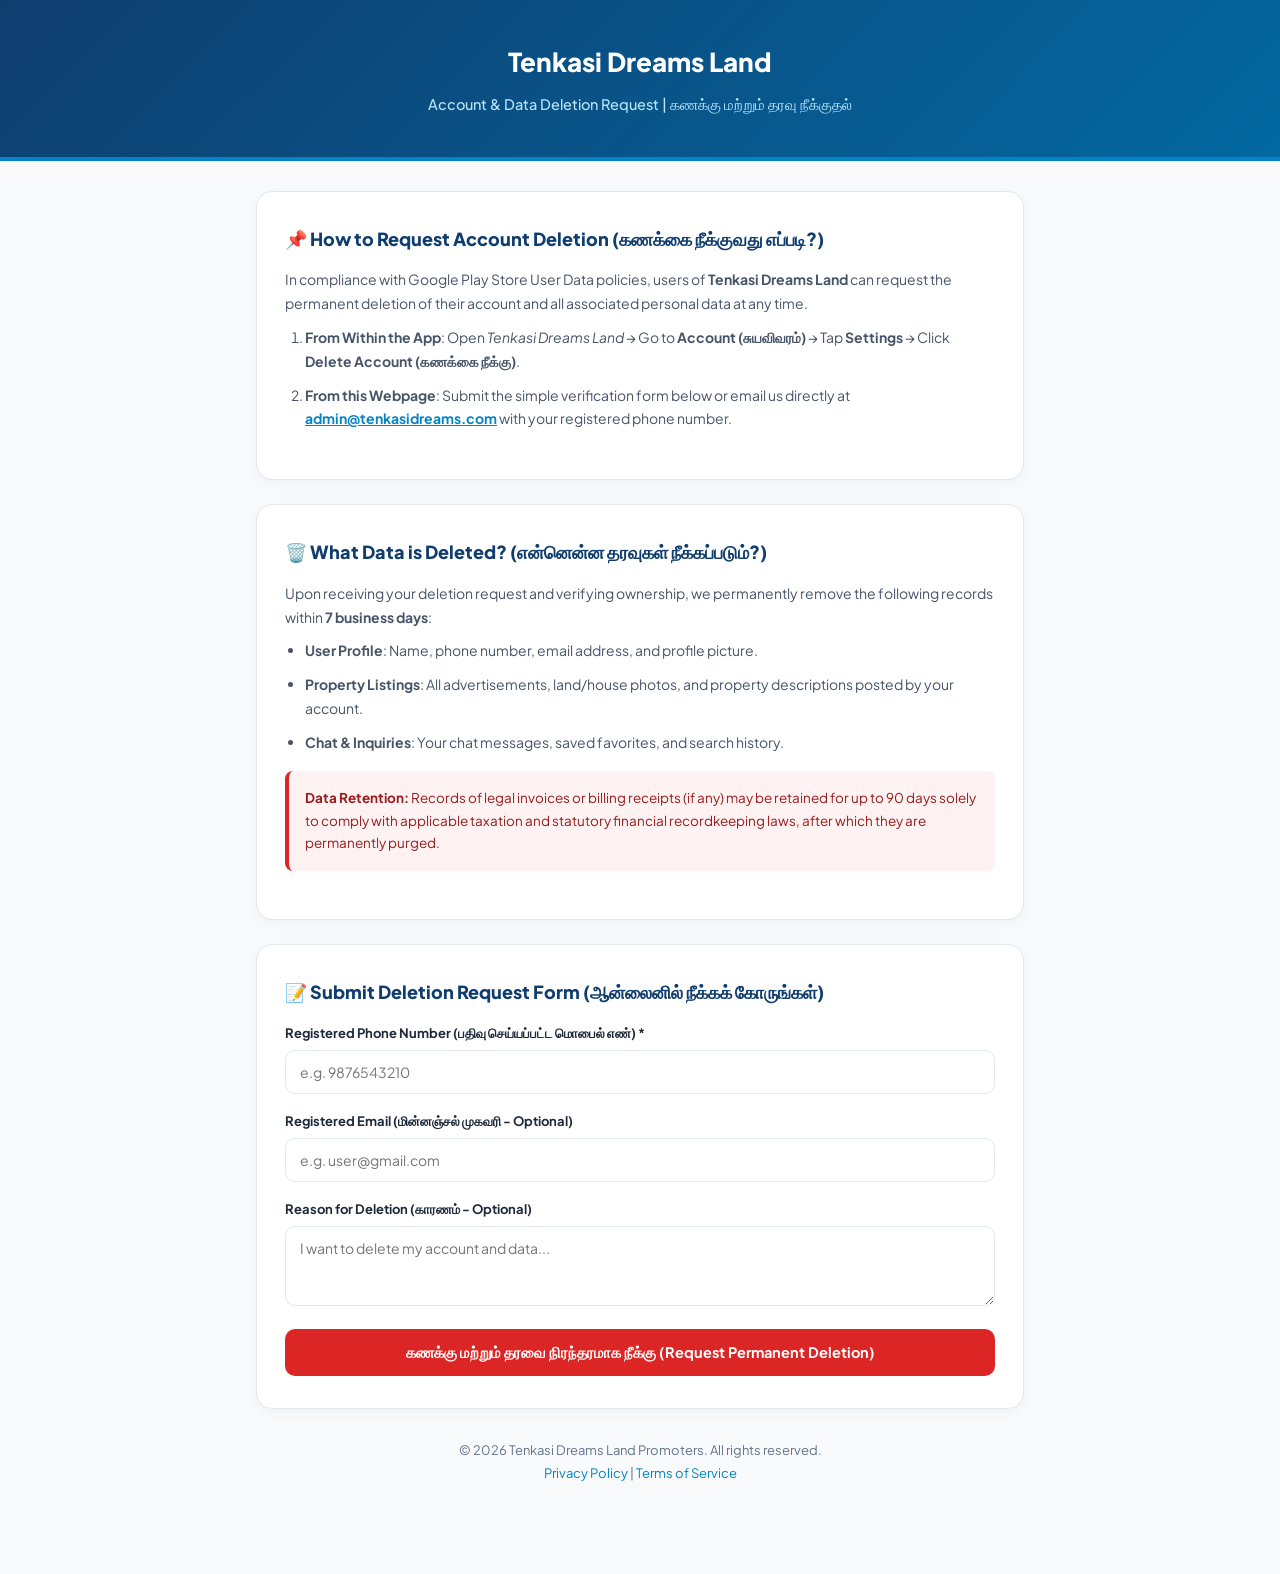
<file: delete-account.html>
<!DOCTYPE html>
<html lang="ta">
<head>
  <meta charset="UTF-8">
  <meta name="viewport" content="width=device-width, initial-scale=1.0">
  <title>கணக்கு மற்றும் தரவு நீக்கம் | Delete Account & Data - Tenkasi Dreams Land</title>
  <meta name="description" content="Tenkasi Dreams Land App - Request Account and Data Deletion. Google Play Data Safety Compliant.">
  <link rel="icon" type="image/png" href="assets/images/app_logo.png">
  <link rel="preconnect" href="https://fonts.googleapis.com">
  <link rel="preconnect" href="https://fonts.gstatic.com" crossorigin>
  <link href="https://fonts.googleapis.com/css2?family=Plus+Jakarta+Sans:wght@400;500;600;700;800&display=swap" rel="stylesheet">
  <style>
    :root {
      --primary: #0F3D6E;
      --primary-accent: #0284C7;
      --text-main: #1E293B;
      --text-muted: #64748B;
      --bg-light: #F8FAFC;
      --card-bg: #FFFFFF;
      --border-color: #E2E8F0;
      --danger: #DC2626;
    }
    * { box-sizing: border-box; margin: 0; padding: 0; font-family: 'Plus Jakarta Sans', system-ui, -apple-system, sans-serif; }
    body { background-color: var(--bg-light); color: var(--text-main); line-height: 1.7; }
    
    .header {
      background: linear-gradient(135deg, #0F3D6E 0%, #0369A1 100%);
      color: #fff;
      padding: 40px 20px;
      text-align: center;
      border-bottom: 4px solid var(--primary-accent);
    }
    .header h1 { font-size: 26px; font-weight: 800; margin-bottom: 8px; }
    .header p { font-size: 14.5px; color: #BAE6FD; font-weight: 500; }
    
    .container { max-width: 800px; margin: 30px auto; padding: 0 16px 60px; }
    
    .card {
      background: var(--card-bg);
      border: 1px solid var(--border-color);
      border-radius: 16px;
      padding: 32px 28px;
      box-shadow: 0 4px 16px rgba(0, 0, 0, 0.04);
      margin-bottom: 24px;
    }
    .card h2 { font-size: 18px; font-weight: 800; color: var(--primary); margin-bottom: 14px; display: flex; align-items: center; gap: 8px; }
    .card p, .card li { font-size: 14px; color: #475569; margin-bottom: 10px; }
    .card ul, .card ol { padding-left: 20px; margin-bottom: 16px; }
    
    .danger-box {
      background: #FEF2F2;
      border-left: 4px solid var(--danger);
      padding: 16px;
      border-radius: 8px;
      margin: 16px 0;
      font-size: 13.5px;
      color: #991B1B;
    }
    
    .form-group { margin-bottom: 16px; }
    .form-group label { display: block; font-size: 13px; font-weight: 700; margin-bottom: 6px; color: var(--text-main); }
    .form-group input, .form-group textarea {
      width: 100%; padding: 12px 14px; border: 1.5px solid var(--border-color);
      border-radius: 10px; font-size: 14px; outline: none; transition: border-color 0.2s;
    }
    .form-group input:focus, .form-group textarea:focus { border-color: var(--primary-accent); }
    
    .btn-submit {
      background: var(--danger); color: #fff; padding: 14px 28px; border: none;
      border-radius: 10px; font-size: 14.5px; font-weight: 700; cursor: pointer;
      width: 100%; transition: opacity 0.2s;
    }
    .btn-submit:hover { opacity: 0.9; }
    
    .footer { text-align: center; font-size: 13px; color: var(--text-muted); margin-top: 30px; }
  </style>
</head>
<body>

  <div class="header">
    <h1>Tenkasi Dreams Land</h1>
    <p>Account & Data Deletion Request | கணக்கு மற்றும் தரவு நீக்குதல்</p>
  </div>

  <div class="container">
    
    <div class="card">
      <h2>📌 How to Request Account Deletion (கணக்கை நீக்குவது எப்படி?)</h2>
      <p>In compliance with Google Play Store User Data policies, users of <strong>Tenkasi Dreams Land</strong> can request the permanent deletion of their account and all associated personal data at any time.</p>
      
      <ol>
        <li><strong>From Within the App</strong>: Open <em>Tenkasi Dreams Land</em> &rarr; Go to <strong>Account (சுயவிவரம்)</strong> &rarr; Tap <strong>Settings</strong> &rarr; Click <strong>Delete Account (கணக்கை நீக்கு)</strong>.</li>
        <li><strong>From this Webpage</strong>: Submit the simple verification form below or email us directly at <a href="mailto:admin@tenkasidreams.com" style="color:#0284C7; font-weight:bold;">admin@tenkasidreams.com</a> with your registered phone number.</li>
      </ol>
    </div>

    <div class="card">
      <h2>🗑️ What Data is Deleted? (என்னென்ன தரவுகள் நீக்கப்படும்?)</h2>
      <p>Upon receiving your deletion request and verifying ownership, we permanently remove the following records within <strong>7 business days</strong>:</p>
      <ul>
        <li><strong>User Profile</strong>: Name, phone number, email address, and profile picture.</li>
        <li><strong>Property Listings</strong>: All advertisements, land/house photos, and property descriptions posted by your account.</li>
        <li><strong>Chat & Inquiries</strong>: Your chat messages, saved favorites, and search history.</li>
      </ul>

      <div class="danger-box">
        <strong>Data Retention:</strong> Records of legal invoices or billing receipts (if any) may be retained for up to 90 days solely to comply with applicable taxation and statutory financial recordkeeping laws, after which they are permanently purged.
      </div>
    </div>

    <div class="card">
      <h2>📝 Submit Deletion Request Form (ஆன்லைனில் நீக்கக் கோருங்கள்)</h2>
      <form onsubmit="alert('✅ Your account deletion request has been submitted successfully. Our team will verify and permanently delete your account and associated data within 7 working days. Confirmation will be sent to your registered contact.'); return false;">
        <div class="form-group">
          <label>Registered Phone Number (பதிவு செய்யப்பட்ட மொபைல் எண்) *</label>
          <input type="tel" placeholder="e.g. 9876543210" required>
        </div>
        <div class="form-group">
          <label>Registered Email (மின்னஞ்சல் முகவரி - Optional)</label>
          <input type="email" placeholder="e.g. user@gmail.com">
        </div>
        <div class="form-group">
          <label>Reason for Deletion (காரணம் - Optional)</label>
          <textarea rows="3" placeholder="I want to delete my account and data..."></textarea>
        </div>
        <button type="submit" class="btn-submit">கணக்கு மற்றும் தரவை நிரந்தரமாக நீக்கு (Request Permanent Deletion)</button>
      </form>
    </div>

    <div class="footer">
      <p>&copy; 2026 Tenkasi Dreams Land Promoters. All rights reserved.</p>
      <p><a href="privacy.html" style="color:#0284C7; text-decoration:none;">Privacy Policy</a> | <a href="terms.html" style="color:#0284C7; text-decoration:none;">Terms of Service</a></p>
    </div>

  </div>

</body>
</html>
</file>
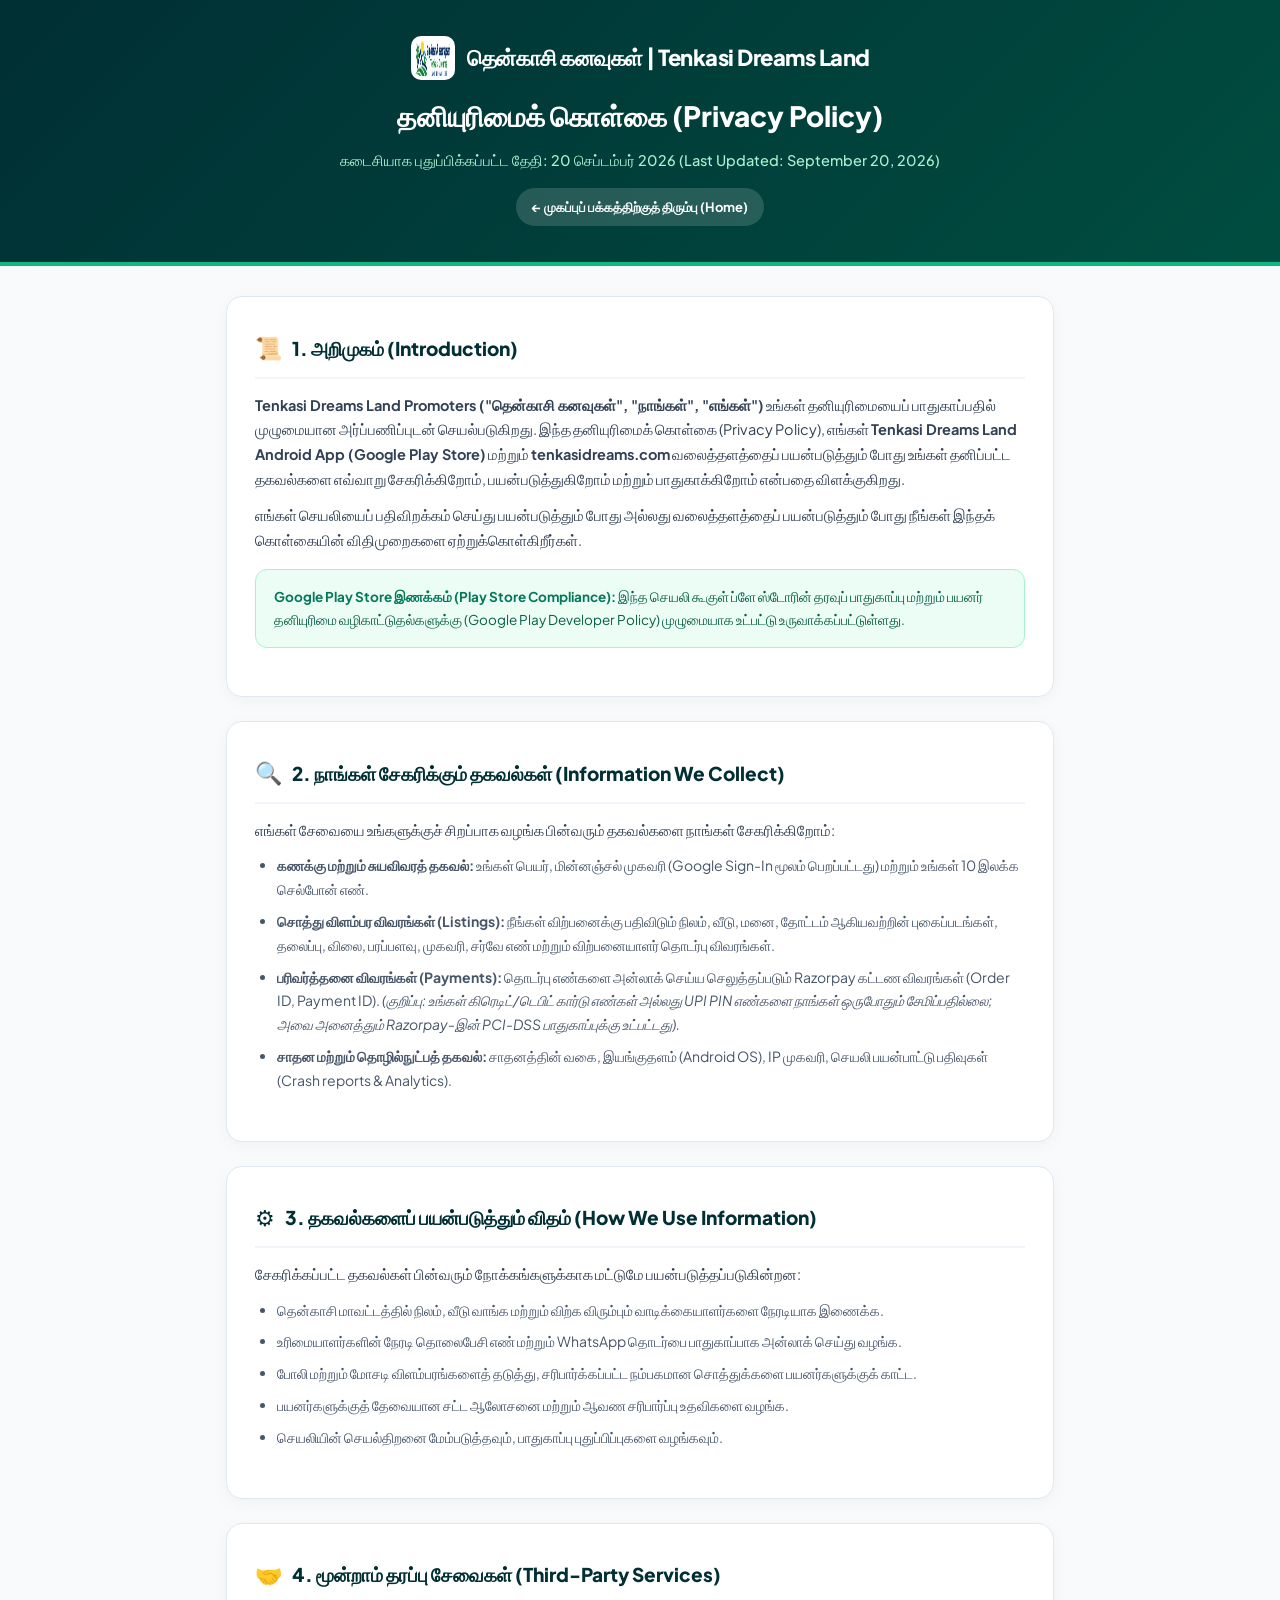
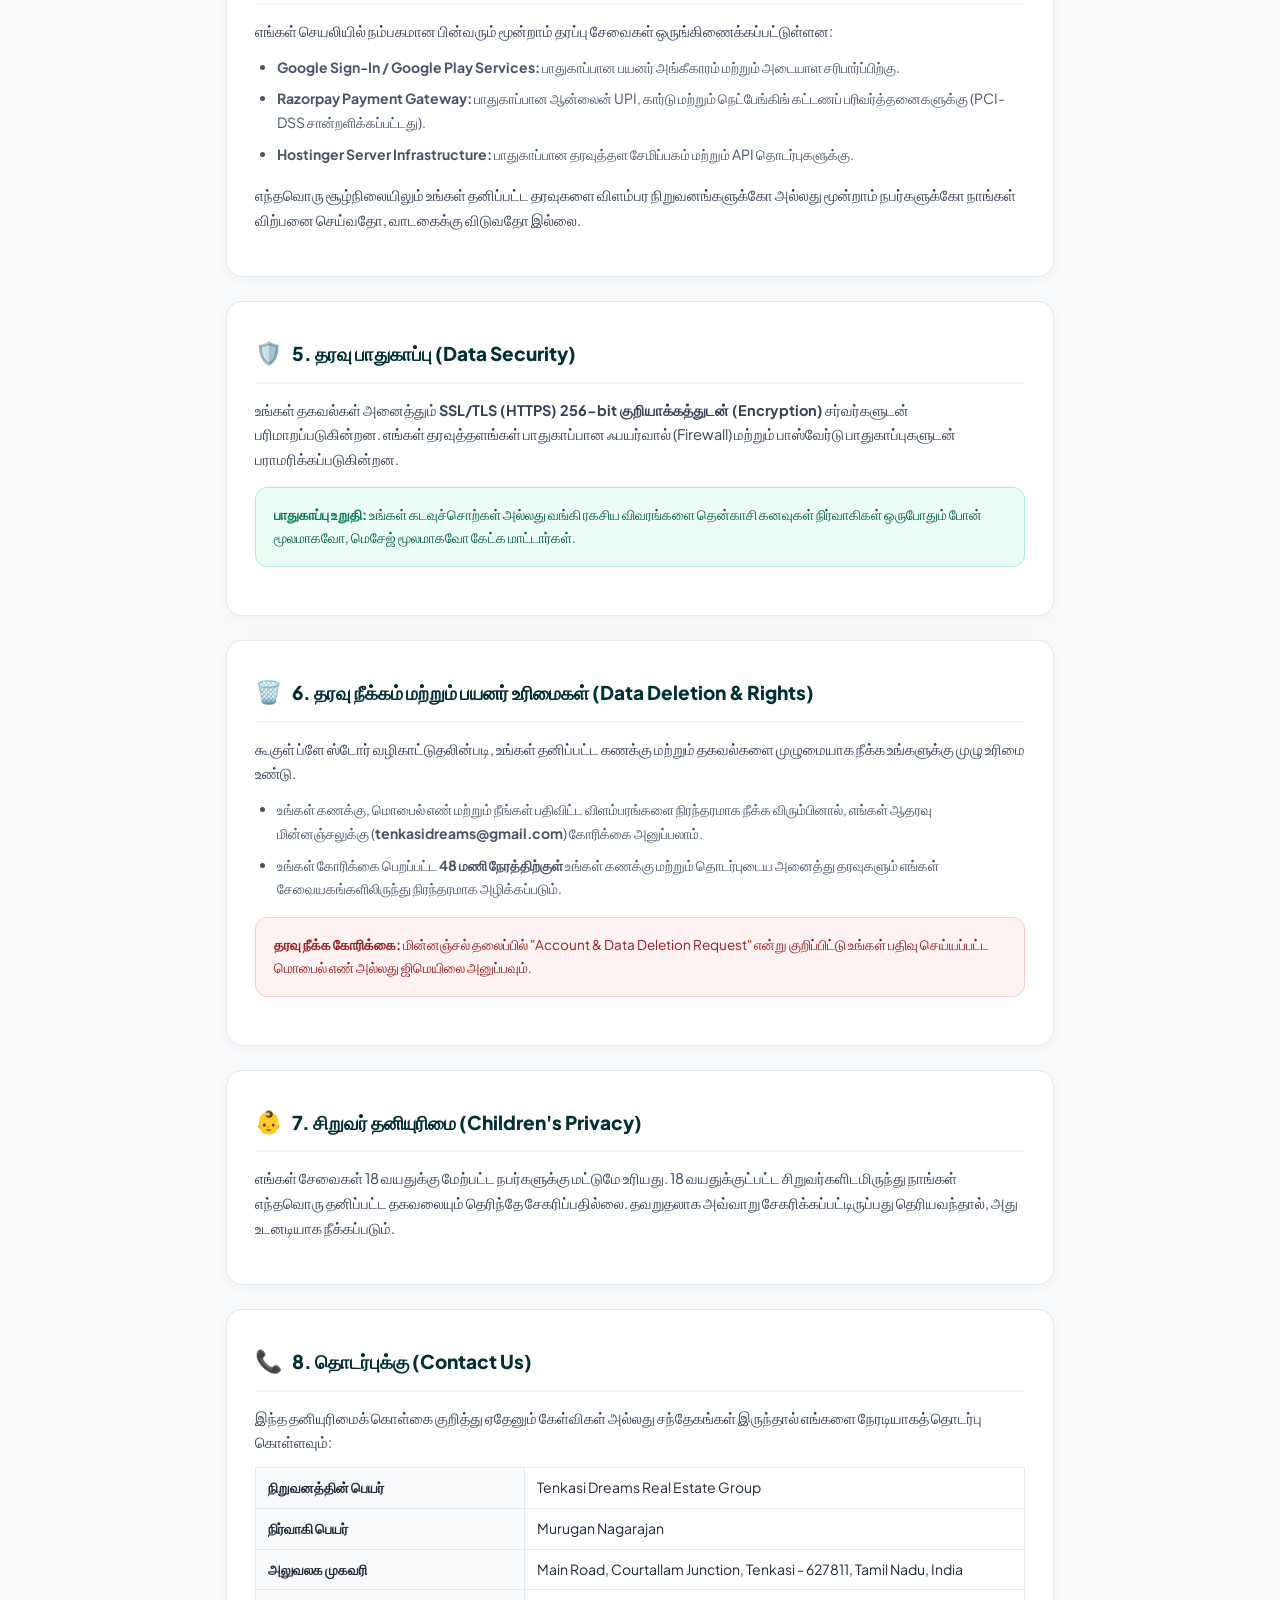
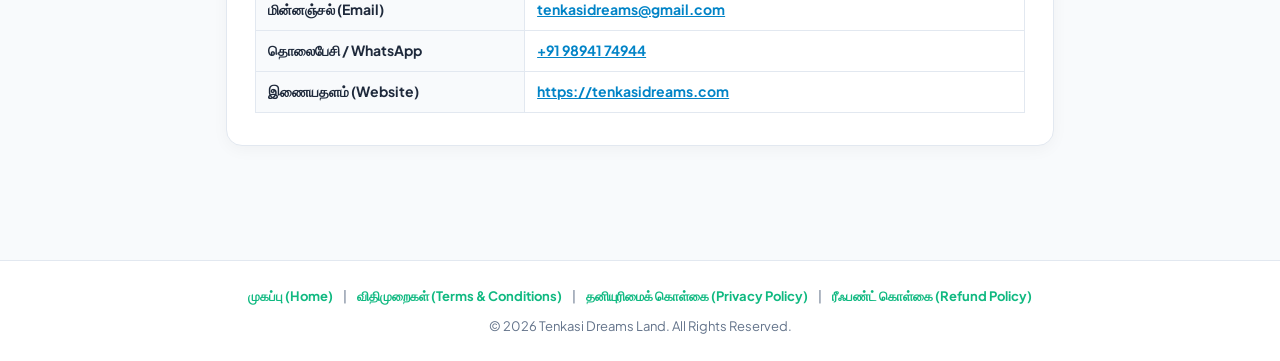
<file: privacy.html>
<!DOCTYPE html>
<html lang="ta">
<head>
  <meta charset="UTF-8">
  <meta name="viewport" content="width=device-width, initial-scale=1.0">
  <title>தனியுரிமைக் கொள்கை | Privacy Policy - Tenkasi Dreams Land</title>
  <meta name="description" content="தென்காசி கனவுகள் செயலி மற்றும் வலைத்தளத்தின் தனியுரிமைக் கொள்கை (Privacy Policy for Tenkasi Dreams Land App & Website). Google Play Store Compliant.">
  <link rel="icon" type="image/png" href="assets/images/app_logo.png">
  <link rel="preconnect" href="https://fonts.googleapis.com">
  <link rel="preconnect" href="https://fonts.gstatic.com" crossorigin>
  <link href="https://fonts.googleapis.com/css2?family=Plus+Jakarta+Sans:wght@400;500;600;700;800&display=swap" rel="stylesheet">
  <style>
    :root {
      --primary: #002f34;
      --primary-accent: #10B981;
      --secondary: #0F172A;
      --text-main: #1E293B;
      --text-muted: #64748B;
      --bg-light: #F8FAFC;
      --card-bg: #FFFFFF;
      --border-color: #E2E8F0;
    }
    * { box-sizing: border-box; margin: 0; padding: 0; font-family: 'Plus Jakarta Sans', system-ui, -apple-system, sans-serif; }
    body { background-color: var(--bg-light); color: var(--text-main); line-height: 1.7; }
    
    /* Header */
    .policy-header {
      background: linear-gradient(135deg, #002f34 0%, #004d40 100%);
      color: #fff;
      padding: 36px 20px;
      text-align: center;
      border-bottom: 4px solid var(--primary-accent);
    }
    .header-content { max-width: 860px; margin: 0 auto; }
    .brand-logo-row { display: flex; align-items: center; justify-content: center; gap: 12px; margin-bottom: 12px; }
    .brand-logo-img { width: 44px; height: 44px; border-radius: 10px; background: #fff; padding: 4px; }
    .brand-title { font-size: 22px; font-weight: 800; letter-spacing: -0.5px; }
    .header-content h1 { font-size: 28px; font-weight: 800; margin-bottom: 8px; color: #FFFFFF; }
    .header-content p { font-size: 14.5px; color: #A7F3D0; font-weight: 500; }
    .nav-back-btn {
      display: inline-flex; align-items: center; gap: 6px; background: rgba(255,255,255,0.15);
      color: #fff; padding: 8px 16px; border-radius: 20px; text-decoration: none; font-size: 13px;
      font-weight: 700; margin-top: 16px; transition: all 0.2s ease;
    }
    .nav-back-btn:hover { background: rgba(255,255,255,0.25); }

    /* Container */
    .policy-container { max-width: 860px; margin: 30px auto; padding: 0 16px 60px; }
    
    /* Card */
    .policy-card {
      background: var(--card-bg);
      border: 1px solid var(--border-color);
      border-radius: 16px;
      padding: 32px 28px;
      box-shadow: 0 4px 16px rgba(0, 0, 0, 0.04);
      margin-bottom: 24px;
    }

    .policy-card h2 {
      font-size: 19px;
      font-weight: 800;
      color: var(--primary);
      margin-bottom: 14px;
      display: flex;
      align-items: center;
      gap: 10px;
      border-bottom: 2px solid #F1F5F9;
      padding-bottom: 10px;
    }
    .policy-card h2 span.icon { font-size: 22px; }
    .policy-card p { font-size: 14.5px; color: #334155; margin-bottom: 12px; }
    .policy-card ul { margin: 12px 0 16px 22px; }
    .policy-card li { font-size: 14px; color: #475569; margin-bottom: 8px; }
    
    .highlight-box {
      background: #ECFDF5;
      border: 1.5px solid #A7F3D0;
      border-radius: 12px;
      padding: 16px 18px;
      margin: 16px 0;
      font-size: 13.5px;
      color: #065F46;
    }
    .highlight-box strong { color: #047857; }

    .danger-box {
      background: #FEF2F2;
      border: 1.5px solid #FECACA;
      border-radius: 12px;
      padding: 16px 18px;
      margin: 16px 0;
      font-size: 13.5px;
      color: #991B1B;
    }

    .contact-table { width: 100%; border-collapse: collapse; margin-top: 12px; font-size: 14px; }
    .contact-table td { padding: 8px 12px; border: 1px solid var(--border-color); }
    .contact-table td.label { font-weight: 700; background: #F8FAFC; width: 35%; color: #1E293B; }

    /* Footer */
    .policy-footer {
      text-align: center;
      padding: 24px 20px;
      font-size: 13px;
      color: var(--text-muted);
      border-top: 1px solid var(--border-color);
      background: #fff;
    }
    .policy-footer a { color: var(--primary-accent); text-decoration: none; font-weight: 700; margin: 0 8px; }
    .policy-footer a:hover { text-decoration: underline; }

    @media (max-width: 600px) {
      .policy-card { padding: 22px 18px; }
      .header-content h1 { font-size: 22px; }
      .policy-card h2 { font-size: 17px; }
    }
  </style>
</head>
<body>

  <!-- Header -->
  <header class="policy-header">
    <div class="header-content">
      <div class="brand-logo-row">
        <img src="assets/images/app_logo.png" alt="Tenkasi Dreams Logo" class="brand-logo-img" onerror="this.style.display='none'">
        <div class="brand-title">தென்காசி கனவுகள் | Tenkasi Dreams Land</div>
      </div>
      <h1>தனியுரிமைக் கொள்கை (Privacy Policy)</h1>
      <p>கடைசியாக புதுப்பிக்கப்பட்ட தேதி: 20 செப்டம்பர் 2026 (Last Updated: September 20, 2026)</p>
      <a href="index.html" class="nav-back-btn">← முகப்புப் பக்கத்திற்குத் திரும்பு (Home)</a>
    </div>
  </header>

  <!-- Container -->
  <main class="policy-container">

    <!-- 1. Introduction -->
    <div class="policy-card">
      <h2><span class="icon">📜</span> 1. அறிமுகம் (Introduction)</h2>
      <p>
        <strong>Tenkasi Dreams Land Promoters ("தென்காசி கனவுகள்", "நாங்கள்", "எங்கள்")</strong> உங்கள் தனியுரிமையைப் பாதுகாப்பதில் முழுமையான அர்ப்பணிப்புடன் செயல்படுகிறது. இந்த தனியுரிமைக் கொள்கை (Privacy Policy), எங்கள் <strong>Tenkasi Dreams Land Android App (Google Play Store)</strong> மற்றும் <strong>tenkasidreams.com</strong> வலைத்தளத்தைப் பயன்படுத்தும் போது உங்கள் தனிப்பட்ட தகவல்களை எவ்வாறு சேகரிக்கிறோம், பயன்படுத்துகிறோம் மற்றும் பாதுகாக்கிறோம் என்பதை விளக்குகிறது.
      </p>
      <p>
        எங்கள் செயலியைப் பதிவிறக்கம் செய்து பயன்படுத்தும் போது அல்லது வலைத்தளத்தைப் பயன்படுத்தும் போது நீங்கள் இந்தக் கொள்கையின் விதிமுறைகளை ஏற்றுக்கொள்கிறீர்கள்.
      </p>
      <div class="highlight-box">
        <strong>Google Play Store இணக்கம் (Play Store Compliance):</strong> இந்த செயலி கூகுள் ப்ளே ஸ்டோரின் தரவுப் பாதுகாப்பு மற்றும் பயனர் தனியுரிமை வழிகாட்டுதல்களுக்கு (Google Play Developer Policy) முழுமையாக உட்பட்டு உருவாக்கப்பட்டுள்ளது.
      </div>
    </div>

    <!-- 2. Information We Collect -->
    <div class="policy-card">
      <h2><span class="icon">🔍</span> 2. நாங்கள் சேகரிக்கும் தகவல்கள் (Information We Collect)</h2>
      <p>எங்கள் சேவையை உங்களுக்குச் சிறப்பாக வழங்க பின்வரும் தகவல்களை நாங்கள் சேகரிக்கிறோம்:</p>
      <ul>
        <li><strong>கணக்கு மற்றும் சுயவிவரத் தகவல்:</strong> உங்கள் பெயர், மின்னஞ்சல் முகவரி (Google Sign-In மூலம் பெறப்பட்டது) மற்றும் உங்கள் 10 இலக்க செல்போன் எண்.</li>
        <li><strong>சொத்து விளம்பர விவரங்கள் (Listings):</strong> நீங்கள் விற்பனைக்கு பதிவிடும் நிலம், வீடு, மனை, தோட்டம் ஆகியவற்றின் புகைப்படங்கள், தலைப்பு, விலை, பரப்பளவு, முகவரி, சர்வே எண் மற்றும் விற்பனையாளர் தொடர்பு விவரங்கள்.</li>
        <li><strong>பரிவர்த்தனை விவரங்கள் (Payments):</strong> தொடர்பு எண்களை அன்லாக் செய்ய செலுத்தப்படும் Razorpay கட்டண விவரங்கள் (Order ID, Payment ID). <em>(குறிப்பு: உங்கள் கிரெடிட்/டெபிட் கார்டு எண்கள் அல்லது UPI PIN எண்களை நாங்கள் ஒருபோதும் சேமிப்பதில்லை; அவை அனைத்தும் Razorpay-இன் PCI-DSS பாதுகாப்புக்கு உட்பட்டது).</em></li>
        <li><strong>சாதன மற்றும் தொழில்நுட்பத் தகவல்:</strong> சாதனத்தின் வகை, இயங்குதளம் (Android OS), IP முகவரி, செயலி பயன்பாட்டு பதிவுகள் (Crash reports & Analytics).</li>
      </ul>
    </div>

    <!-- 3. How We Use Information -->
    <div class="policy-card">
      <h2><span class="icon">⚙️</span> 3. தகவல்களைப் பயன்படுத்தும் விதம் (How We Use Information)</h2>
      <p>சேகரிக்கப்பட்ட தகவல்கள் பின்வரும் நோக்கங்களுக்காக மட்டுமே பயன்படுத்தப்படுகின்றன:</p>
      <ul>
        <li>தென்காசி மாவட்டத்தில் நிலம், வீடு வாங்க மற்றும் விற்க விரும்பும் வாடிக்கையாளர்களை நேரடியாக இணைக்க.</li>
        <li>உரிமையாளர்களின் நேரடி தொலைபேசி எண் மற்றும் WhatsApp தொடர்பை பாதுகாப்பாக அன்லாக் செய்து வழங்க.</li>
        <li>போலி மற்றும் மோசடி விளம்பரங்களைத் தடுத்து, சரிபார்க்கப்பட்ட நம்பகமான சொத்துக்களை பயனர்களுக்குக் காட்ட.</li>
        <li>பயனர்களுக்குத் தேவையான சட்ட ஆலோசனை மற்றும் ஆவண சரிபார்ப்பு உதவிகளை வழங்க.</li>
        <li>செயலியின் செயல்திறனை மேம்படுத்தவும், பாதுகாப்பு புதுப்பிப்புகளை வழங்கவும்.</li>
      </ul>
    </div>

    <!-- 4. Third-Party Services -->
    <div class="policy-card">
      <h2><span class="icon">🤝</span> 4. மூன்றாம் தரப்பு சேவைகள் (Third-Party Services)</h2>
      <p>எங்கள் செயலியில் நம்பகமான பின்வரும் மூன்றாம் தரப்பு சேவைகள் ஒருங்கிணைக்கப்பட்டுள்ளன:</p>
      <ul>
        <li><strong>Google Sign-In / Google Play Services:</strong> பாதுகாப்பான பயனர் அங்கீகாரம் மற்றும் அடையாள சரிபார்ப்பிற்கு.</li>
        <li><strong>Razorpay Payment Gateway:</strong> பாதுகாப்பான ஆன்லைன் UPI, கார்டு மற்றும் நெட்பேங்கிங் கட்டணப் பரிவர்த்தனைகளுக்கு (PCI-DSS சான்றளிக்கப்பட்டது).</li>
        <li><strong>Hostinger Server Infrastructure:</strong> பாதுகாப்பான தரவுத்தள சேமிப்பகம் மற்றும் API தொடர்புகளுக்கு.</li>
      </ul>
      <p>
        எந்தவொரு சூழ்நிலையிலும் உங்கள் தனிப்பட்ட தரவுகளை விளம்பர நிறுவனங்களுக்கோ அல்லது மூன்றாம் நபர்களுக்கோ நாங்கள் விற்பனை செய்வதோ, வாடகைக்கு விடுவதோ இல்லை.
      </p>
    </div>

    <!-- 5. Data Security -->
    <div class="policy-card">
      <h2><span class="icon">🛡️</span> 5. தரவு பாதுகாப்பு (Data Security)</h2>
      <p>
        உங்கள் தகவல்கள் அனைத்தும் <strong>SSL/TLS (HTTPS) 256-bit குறியாக்கத்துடன் (Encryption)</strong> சர்வர்களுடன் பரிமாறப்படுகின்றன. எங்கள் தரவுத்தளங்கள் பாதுகாப்பான ஃபயர்வால் (Firewall) மற்றும் பாஸ்வேர்டு பாதுகாப்புகளுடன் பராமரிக்கப்படுகின்றன.
      </p>
      <div class="highlight-box">
        <strong>பாதுகாப்பு உறுதி:</strong> உங்கள் கடவுச்சொற்கள் அல்லது வங்கி ரகசிய விவரங்களை தென்காசி கனவுகள் நிர்வாகிகள் ஒருபோதும் போன் மூலமாகவோ, மெசேஜ் மூலமாகவோ கேட்க மாட்டார்கள்.
      </div>
    </div>

    <!-- 6. Data Deletion & User Rights -->
    <div class="policy-card">
      <h2><span class="icon">🗑️</span> 6. தரவு நீக்கம் மற்றும் பயனர் உரிமைகள் (Data Deletion & Rights)</h2>
      <p>
        கூகுள் ப்ளே ஸ்டோர் வழிகாட்டுதலின்படி, உங்கள் தனிப்பட்ட கணக்கு மற்றும் தகவல்களை முழுமையாக நீக்க உங்களுக்கு முழு உரிமை உண்டு.
      </p>
      <ul>
        <li>உங்கள் கணக்கு, மொபைல் எண் மற்றும் நீங்கள் பதிவிட்ட விளம்பரங்களை நிரந்தரமாக நீக்க விரும்பினால், எங்கள் ஆதரவு மின்னஞ்சலுக்கு (<strong>tenkasidreams@gmail.com</strong>) கோரிக்கை அனுப்பலாம்.</li>
        <li>உங்கள் கோரிக்கை பெறப்பட்ட <strong>48 மணி நேரத்திற்குள்</strong> உங்கள் கணக்கு மற்றும் தொடர்புடைய அனைத்து தரவுகளும் எங்கள் சேவையகங்களிலிருந்து நிரந்தரமாக அழிக்கப்படும்.</li>
      </ul>
      <div class="danger-box">
        <strong>தரவு நீக்க கோரிக்கை:</strong> மின்னஞ்சல் தலைப்பில் "Account & Data Deletion Request" என்று குறிப்பிட்டு உங்கள் பதிவு செய்யப்பட்ட மொபைல் எண் அல்லது ஜிமெயிலை அனுப்பவும்.
      </div>
    </div>

    <!-- 7. Children's Privacy -->
    <div class="policy-card">
      <h2><span class="icon">👶</span> 7. சிறுவர் தனியுரிமை (Children's Privacy)</h2>
      <p>
        எங்கள் சேவைகள் 18 வயதுக்கு மேற்பட்ட நபர்களுக்கு மட்டுமே உரியது. 18 வயதுக்குட்பட்ட சிறுவர்களிடமிருந்து நாங்கள் எந்தவொரு தனிப்பட்ட தகவலையும் தெரிந்தே சேகரிப்பதில்லை. தவறுதலாக அவ்வாறு சேகரிக்கப்பட்டிருப்பது தெரியவந்தால், அது உடனடியாக நீக்கப்படும்.
      </p>
    </div>

    <!-- 8. Contact Information -->
    <div class="policy-card">
      <h2><span class="icon">📞</span> 8. தொடர்புக்கு (Contact Us)</h2>
      <p>இந்த தனியுரிமைக் கொள்கை குறித்து ஏதேனும் கேள்விகள் அல்லது சந்தேகங்கள் இருந்தால் எங்களை நேரடியாகத் தொடர்பு கொள்ளவும்:</p>
      
      <table class="contact-table">
        <tr>
          <td class="label">நிறுவனத்தின் பெயர்</td>
          <td>Tenkasi Dreams Real Estate Group</td>
        </tr>
        <tr>
          <td class="label">நிர்வாகி பெயர்</td>
          <td>Murugan Nagarajan</td>
        </tr>
        <tr>
          <td class="label">அலுவலக முகவரி</td>
          <td>Main Road, Courtallam Junction, Tenkasi - 627811, Tamil Nadu, India</td>
        </tr>
        <tr>
          <td class="label">மின்னஞ்சல் (Email)</td>
          <td><a href="mailto:tenkasidreams@gmail.com" style="color: #0284C7; font-weight: 700;">tenkasidreams@gmail.com</a></td>
        </tr>
        <tr>
          <td class="label">தொலைபேசி / WhatsApp</td>
          <td><a href="tel:9894174944" style="color: #0284C7; font-weight: 700;">+91 98941 74944</a></td>
        </tr>
        <tr>
          <td class="label">இணையதளம் (Website)</td>
          <td><a href="https://tenkasidreams.com" target="_blank" style="color: #0284C7; font-weight: 700;">https://tenkasidreams.com</a></td>
        </tr>
      </table>
    </div>

  </main>

  <!-- Footer -->
  <footer class="policy-footer">
    <div style="margin-bottom: 8px;">
      <a href="index.html">முகப்பு (Home)</a> |
      <a href="terms.html">விதிமுறைகள் (Terms & Conditions)</a> |
      <a href="privacy.html">தனியுரிமைக் கொள்கை (Privacy Policy)</a> |
      <a href="refund.html">ரீஃபண்ட் கொள்கை (Refund Policy)</a>
    </div>
    <div>© 2026 Tenkasi Dreams Land. All Rights Reserved.</div>
  </footer>

</body>
</html>
</file>
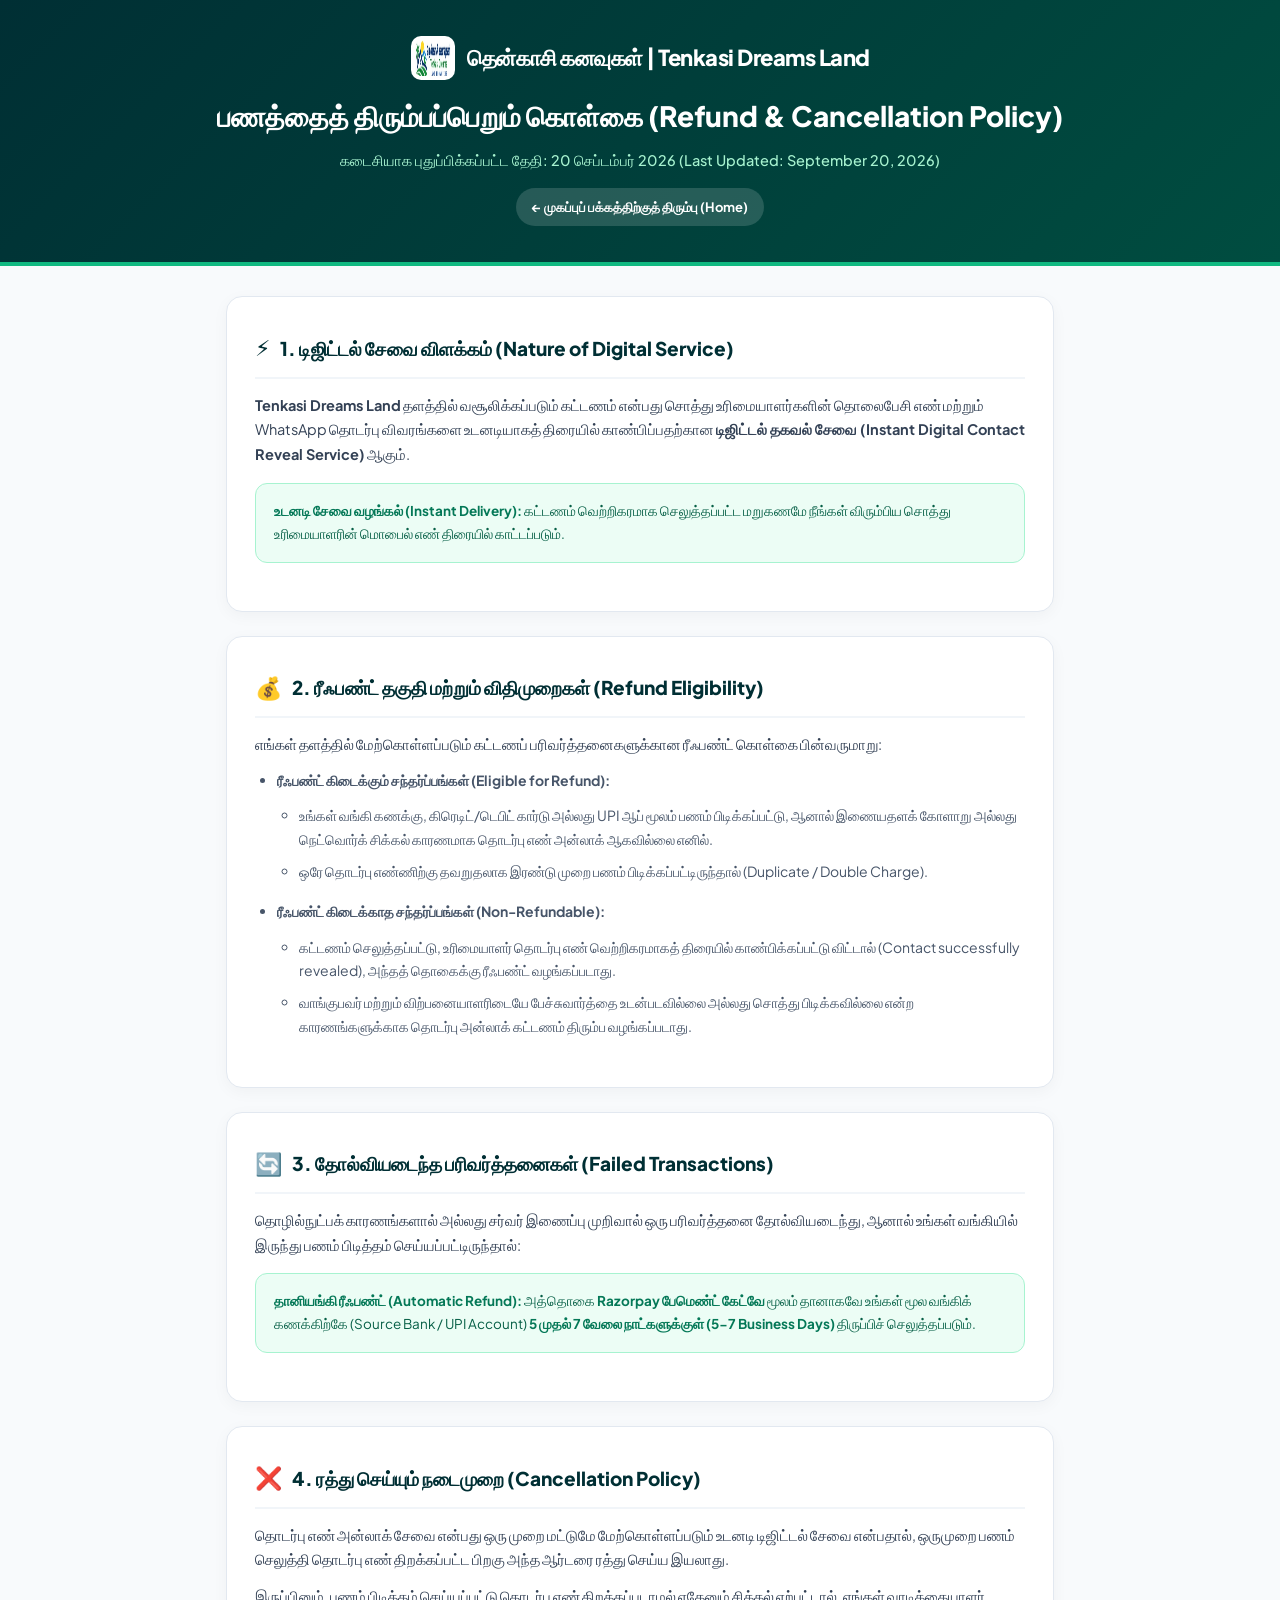
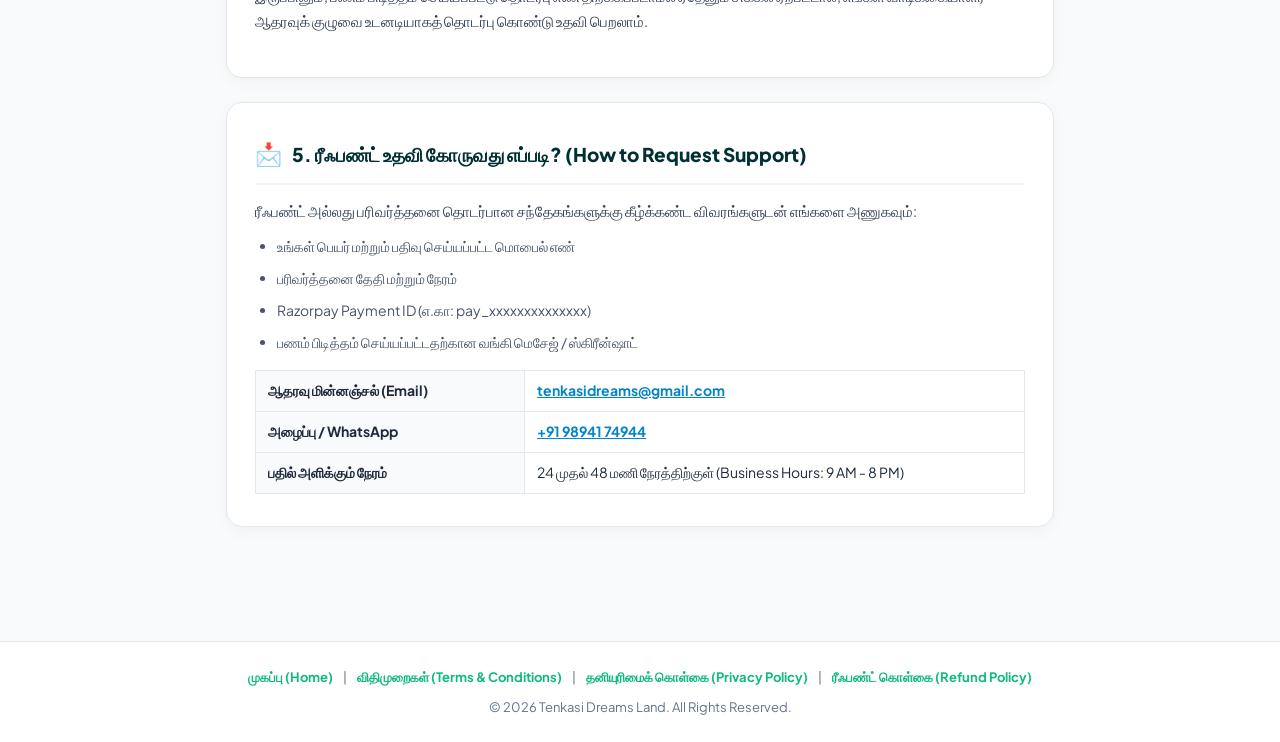
<file: refund.html>
<!DOCTYPE html>
<html lang="ta">
<head>
  <meta charset="UTF-8">
  <meta name="viewport" content="width=device-width, initial-scale=1.0">
  <title>பணத்தைத் திரும்பப்பெறும் கொள்கை | Refund & Cancellation Policy - Tenkasi Dreams Land</title>
  <meta name="description" content="தென்காசி கனவுகள் செயலி மற்றும் வலைத்தளத்தின் பணத்தைத் திரும்பப்பெறும் மற்றும் ரத்து செய்யும் கொள்கை (Refund & Cancellation Policy).">
  <link rel="icon" type="image/png" href="assets/images/app_logo.png">
  <link rel="preconnect" href="https://fonts.googleapis.com">
  <link rel="preconnect" href="https://fonts.gstatic.com" crossorigin>
  <link href="https://fonts.googleapis.com/css2?family=Plus+Jakarta+Sans:wght@400;500;600;700;800&display=swap" rel="stylesheet">
  <style>
    :root {
      --primary: #002f34;
      --primary-accent: #10B981;
      --secondary: #0F172A;
      --text-main: #1E293B;
      --text-muted: #64748B;
      --bg-light: #F8FAFC;
      --card-bg: #FFFFFF;
      --border-color: #E2E8F0;
    }
    * { box-sizing: border-box; margin: 0; padding: 0; font-family: 'Plus Jakarta Sans', system-ui, -apple-system, sans-serif; }
    body { background-color: var(--bg-light); color: var(--text-main); line-height: 1.7; }
    
    /* Header */
    .policy-header {
      background: linear-gradient(135deg, #002f34 0%, #004d40 100%);
      color: #fff;
      padding: 36px 20px;
      text-align: center;
      border-bottom: 4px solid var(--primary-accent);
    }
    .header-content { max-width: 860px; margin: 0 auto; }
    .brand-logo-row { display: flex; align-items: center; justify-content: center; gap: 12px; margin-bottom: 12px; }
    .brand-logo-img { width: 44px; height: 44px; border-radius: 10px; background: #fff; padding: 4px; }
    .brand-title { font-size: 22px; font-weight: 800; letter-spacing: -0.5px; }
    .header-content h1 { font-size: 28px; font-weight: 800; margin-bottom: 8px; color: #FFFFFF; }
    .header-content p { font-size: 14.5px; color: #A7F3D0; font-weight: 500; }
    .nav-back-btn {
      display: inline-flex; align-items: center; gap: 6px; background: rgba(255,255,255,0.15);
      color: #fff; padding: 8px 16px; border-radius: 20px; text-decoration: none; font-size: 13px;
      font-weight: 700; margin-top: 16px; transition: all 0.2s ease;
    }
    .nav-back-btn:hover { background: rgba(255,255,255,0.25); }

    /* Container */
    .policy-container { max-width: 860px; margin: 30px auto; padding: 0 16px 60px; }
    
    /* Card */
    .policy-card {
      background: var(--card-bg);
      border: 1px solid var(--border-color);
      border-radius: 16px;
      padding: 32px 28px;
      box-shadow: 0 4px 16px rgba(0, 0, 0, 0.04);
      margin-bottom: 24px;
    }

    .policy-card h2 {
      font-size: 19px;
      font-weight: 800;
      color: var(--primary);
      margin-bottom: 14px;
      display: flex;
      align-items: center;
      gap: 10px;
      border-bottom: 2px solid #F1F5F9;
      padding-bottom: 10px;
    }
    .policy-card h2 span.icon { font-size: 22px; }
    .policy-card p { font-size: 14.5px; color: #334155; margin-bottom: 12px; }
    .policy-card ul { margin: 12px 0 16px 22px; }
    .policy-card li { font-size: 14px; color: #475569; margin-bottom: 8px; }
    
    .highlight-box {
      background: #ECFDF5;
      border: 1.5px solid #A7F3D0;
      border-radius: 12px;
      padding: 16px 18px;
      margin: 16px 0;
      font-size: 13.5px;
      color: #065F46;
    }
    .highlight-box strong { color: #047857; }

    .warning-box {
      background: #FFFBEB;
      border: 1.5px solid #FDE68A;
      border-radius: 12px;
      padding: 16px 18px;
      margin: 16px 0;
      font-size: 13.5px;
      color: #92400E;
    }

    .contact-table { width: 100%; border-collapse: collapse; margin-top: 12px; font-size: 14px; }
    .contact-table td { padding: 8px 12px; border: 1px solid var(--border-color); }
    .contact-table td.label { font-weight: 700; background: #F8FAFC; width: 35%; color: #1E293B; }

    /* Footer */
    .policy-footer {
      text-align: center;
      padding: 24px 20px;
      font-size: 13px;
      color: var(--text-muted);
      border-top: 1px solid var(--border-color);
      background: #fff;
    }
    .policy-footer a { color: var(--primary-accent); text-decoration: none; font-weight: 700; margin: 0 8px; }
    .policy-footer a:hover { text-decoration: underline; }

    @media (max-width: 600px) {
      .policy-card { padding: 22px 18px; }
      .header-content h1 { font-size: 22px; }
      .policy-card h2 { font-size: 17px; }
    }
  </style>
</head>
<body>

  <!-- Header -->
  <header class="policy-header">
    <div class="header-content">
      <div class="brand-logo-row">
        <img src="assets/images/app_logo.png" alt="Tenkasi Dreams Logo" class="brand-logo-img" onerror="this.style.display='none'">
        <div class="brand-title">தென்காசி கனவுகள் | Tenkasi Dreams Land</div>
      </div>
      <h1>பணத்தைத் திரும்பப்பெறும் கொள்கை (Refund & Cancellation Policy)</h1>
      <p>கடைசியாக புதுப்பிக்கப்பட்ட தேதி: 20 செப்டம்பர் 2026 (Last Updated: September 20, 2026)</p>
      <a href="index.html" class="nav-back-btn">← முகப்புப் பக்கத்திற்குத் திரும்பு (Home)</a>
    </div>
  </header>

  <!-- Container -->
  <main class="policy-container">

    <!-- 1. Service Nature -->
    <div class="policy-card">
      <h2><span class="icon">⚡</span> 1. டிஜிட்டல் சேவை விளக்கம் (Nature of Digital Service)</h2>
      <p>
        <strong>Tenkasi Dreams Land</strong> தளத்தில் வசூலிக்கப்படும் கட்டணம் என்பது சொத்து உரிமையாளர்களின் தொலைபேசி எண் மற்றும் WhatsApp தொடர்பு விவரங்களை உடனடியாகத் திரையில் காண்பிப்பதற்கான <strong>டிஜிட்டல் தகவல் சேவை (Instant Digital Contact Reveal Service)</strong> ஆகும்.
      </p>
      <div class="highlight-box">
        <strong>உடனடி சேவை வழங்கல் (Instant Delivery):</strong> கட்டணம் வெற்றிகரமாக செலுத்தப்பட்ட மறுகணமே நீங்கள் விரும்பிய சொத்து உரிமையாளரின் மொபைல் எண் திரையில் காட்டப்படும்.
      </div>
    </div>

    <!-- 2. Refund Eligibility -->
    <div class="policy-card">
      <h2><span class="icon">💰</span> 2. ரீஃபண்ட் தகுதி மற்றும் விதிமுறைகள் (Refund Eligibility)</h2>
      <p>எங்கள் தளத்தில் மேற்கொள்ளப்படும் கட்டணப் பரிவர்த்தனைகளுக்கான ரீஃபண்ட் கொள்கை பின்வருமாறு:</p>
      <ul>
        <li><strong>ரீஃபண்ட் கிடைக்கும் சந்தர்ப்பங்கள் (Eligible for Refund):</strong>
          <ul>
            <li>உங்கள் வங்கி கணக்கு, கிரெடிட்/டெபிட் கார்டு அல்லது UPI ஆப் மூலம் பணம் பிடிக்கப்பட்டு, ஆனால் இணையதளக் கோளாறு அல்லது நெட்வொர்க் சிக்கல் காரணமாக தொடர்பு எண் அன்லாக் ஆகவில்லை எனில்.</li>
            <li>ஒரே தொடர்பு எண்ணிற்கு தவறுதலாக இரண்டு முறை பணம் பிடிக்கப்பட்டிருந்தால் (Duplicate / Double Charge).</li>
          </ul>
        </li>
        <li><strong>ரீஃபண்ட் கிடைக்காத சந்தர்ப்பங்கள் (Non-Refundable):</strong>
          <ul>
            <li>கட்டணம் செலுத்தப்பட்டு, உரிமையாளர் தொடர்பு எண் வெற்றிகரமாகத் திரையில் காண்பிக்கப்பட்டு விட்டால் (Contact successfully revealed), அந்தத் தொகைக்கு ரீஃபண்ட் வழங்கப்படாது.</li>
            <li>வாங்குபவர் மற்றும் விற்பனையாளரிடையே பேச்சுவார்த்தை உடன்படவில்லை அல்லது சொத்து பிடிக்கவில்லை என்ற காரணங்களுக்காக தொடர்பு அன்லாக் கட்டணம் திரும்ப வழங்கப்படாது.</li>
          </ul>
        </li>
      </ul>
    </div>

    <!-- 3. Automatic Refund for Failed Payments -->
    <div class="policy-card">
      <h2><span class="icon">🔄</span> 3. தோல்வியடைந்த பரிவர்த்தனைகள் (Failed Transactions)</h2>
      <p>
        தொழில்நுட்பக் காரணங்களால் அல்லது சர்வர் இணைப்பு முறிவால் ஒரு பரிவர்த்தனை தோல்வியடைந்து, ஆனால் உங்கள் வங்கியில் இருந்து பணம் பிடித்தம் செய்யப்பட்டிருந்தால்:
      </p>
      <div class="highlight-box">
        <strong>தானியங்கி ரீஃபண்ட் (Automatic Refund):</strong> அத்தொகை <strong>Razorpay பேமெண்ட் கேட்வே</strong> மூலம் தானாகவே உங்கள் மூல வங்கிக் கணக்கிற்கே (Source Bank / UPI Account) <strong>5 முதல் 7 வேலை நாட்களுக்குள் (5-7 Business Days)</strong> திருப்பிச் செலுத்தப்படும்.
      </div>
    </div>

    <!-- 4. Cancellation Policy -->
    <div class="policy-card">
      <h2><span class="icon">❌</span> 4. ரத்து செய்யும் நடைமுறை (Cancellation Policy)</h2>
      <p>
        தொடர்பு எண் அன்லாக் சேவை என்பது ஒரு முறை மட்டுமே மேற்கொள்ளப்படும் உடனடி டிஜிட்டல் சேவை என்பதால், ஒருமுறை பணம் செலுத்தி தொடர்பு எண் திறக்கப்பட்ட பிறகு அந்த ஆர்டரை ரத்து செய்ய இயலாது.
      </p>
      <p>
        இருப்பினும், பணம் பிடித்தம் செய்யப்பட்டு தொடர்பு எண் திறக்கப்படாமல் ஏதேனும் சிக்கல் ஏற்பட்டால், எங்கள் வாடிக்கையாளர் ஆதரவுக் குழுவை உடனடியாகத் தொடர்பு கொண்டு உதவி பெறலாம்.
      </p>
    </div>

    <!-- 5. How to Request Support -->
    <div class="policy-card">
      <h2><span class="icon">📩</span> 5. ரீஃபண்ட் உதவி கோருவது எப்படி? (How to Request Support)</h2>
      <p>ரீஃபண்ட் அல்லது பரிவர்த்தனை தொடர்பான சந்தேகங்களுக்கு கீழ்க்கண்ட விவரங்களுடன் எங்களை அணுகவும்:</p>
      <ul>
        <li>உங்கள் பெயர் மற்றும் பதிவு செய்யப்பட்ட மொபைல் எண்</li>
        <li>பரிவர்த்தனை தேதி மற்றும் நேரம்</li>
        <li>Razorpay Payment ID (எ.கா: pay_xxxxxxxxxxxxxx)</li>
        <li>பணம் பிடித்தம் செய்யப்பட்டதற்கான வங்கி மெசேஜ் / ஸ்கிரீன்ஷாட்</li>
      </ul>
      
      <table class="contact-table">
        <tr>
          <td class="label">ஆதரவு மின்னஞ்சல் (Email)</td>
          <td><a href="mailto:tenkasidreams@gmail.com" style="color: #0284C7; font-weight: 700;">tenkasidreams@gmail.com</a></td>
        </tr>
        <tr>
          <td class="label">அழைப்பு / WhatsApp</td>
          <td><a href="tel:9894174944" style="color: #0284C7; font-weight: 700;">+91 98941 74944</a></td>
        </tr>
        <tr>
          <td class="label">பதில் அளிக்கும் நேரம்</td>
          <td>24 முதல் 48 மணி நேரத்திற்குள் (Business Hours: 9 AM - 8 PM)</td>
        </tr>
      </table>
    </div>

  </main>

  <!-- Footer -->
  <footer class="policy-footer">
    <div style="margin-bottom: 8px;">
      <a href="index.html">முகப்பு (Home)</a> |
      <a href="terms.html">விதிமுறைகள் (Terms & Conditions)</a> |
      <a href="privacy.html">தனியுரிமைக் கொள்கை (Privacy Policy)</a> |
      <a href="refund.html">ரீஃபண்ட் கொள்கை (Refund Policy)</a>
    </div>
    <div>© 2026 Tenkasi Dreams Land. All Rights Reserved.</div>
  </footer>

</body>
</html>
</file>
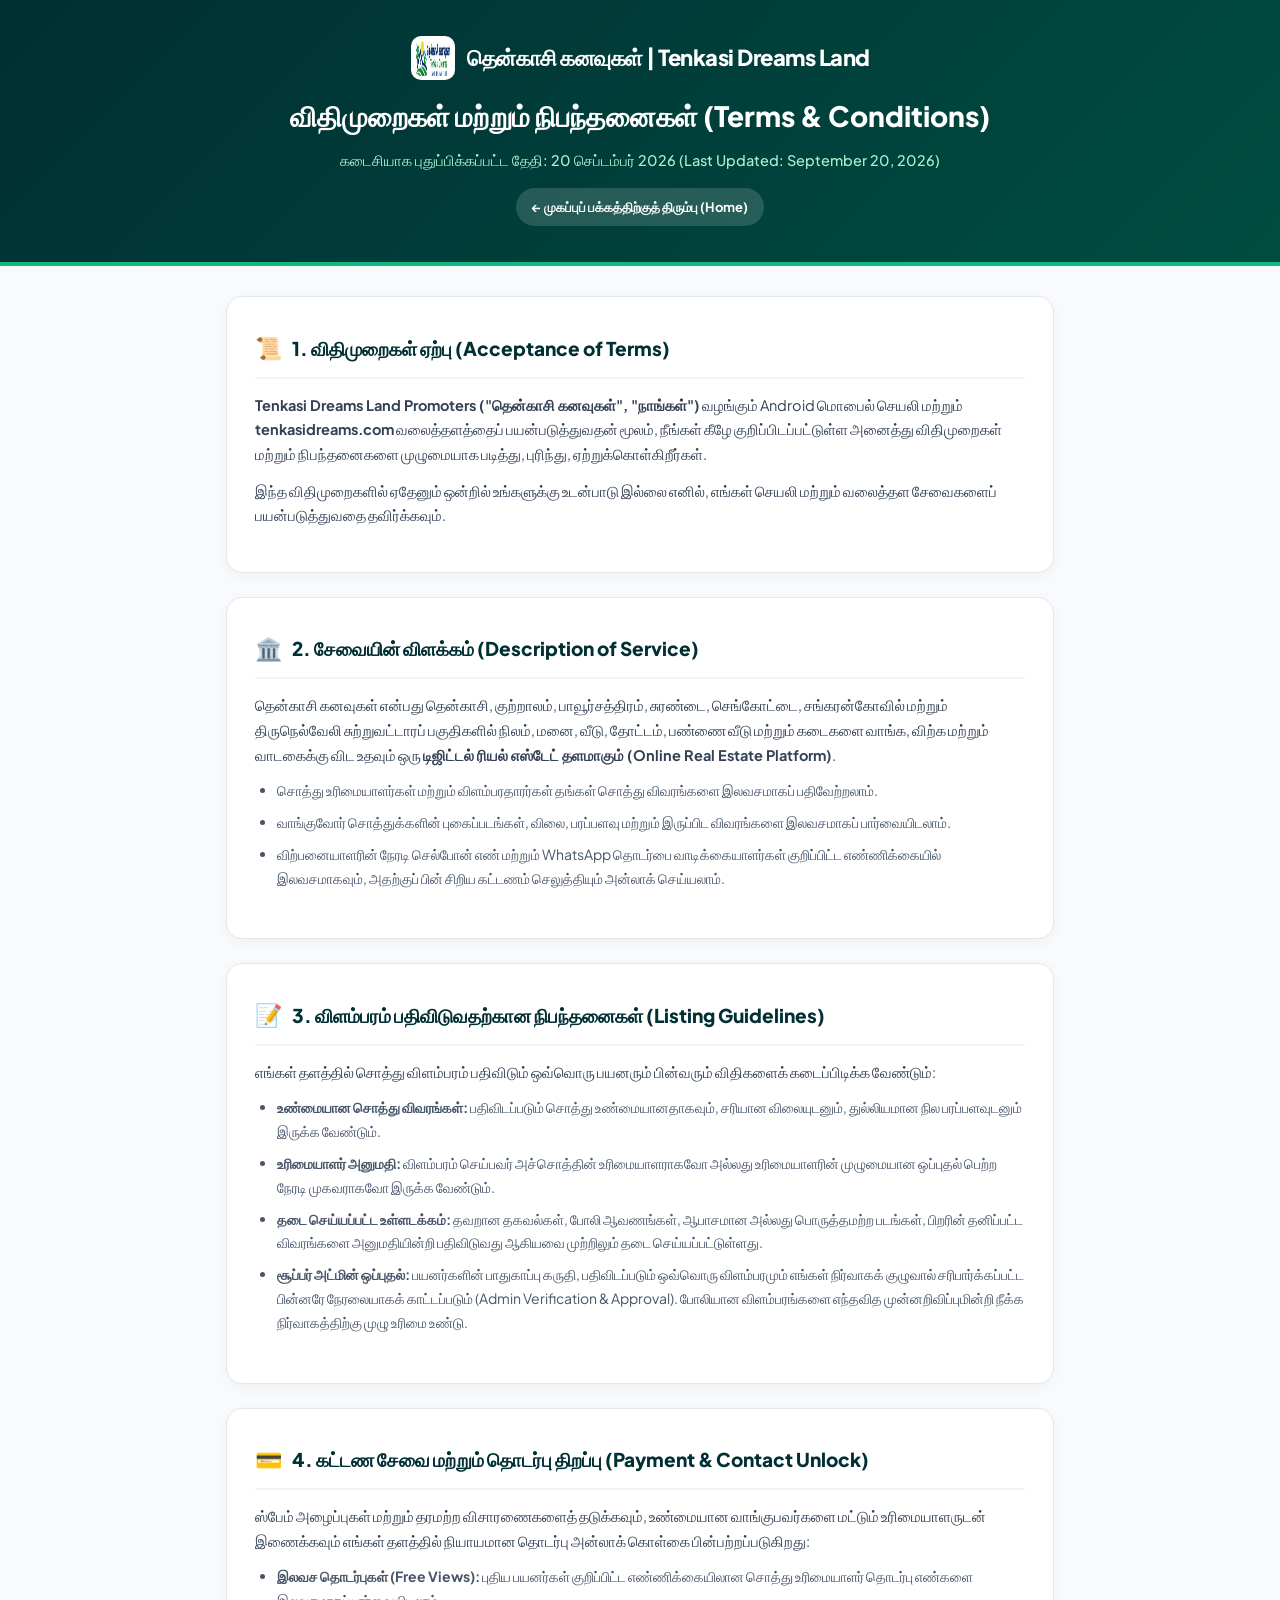
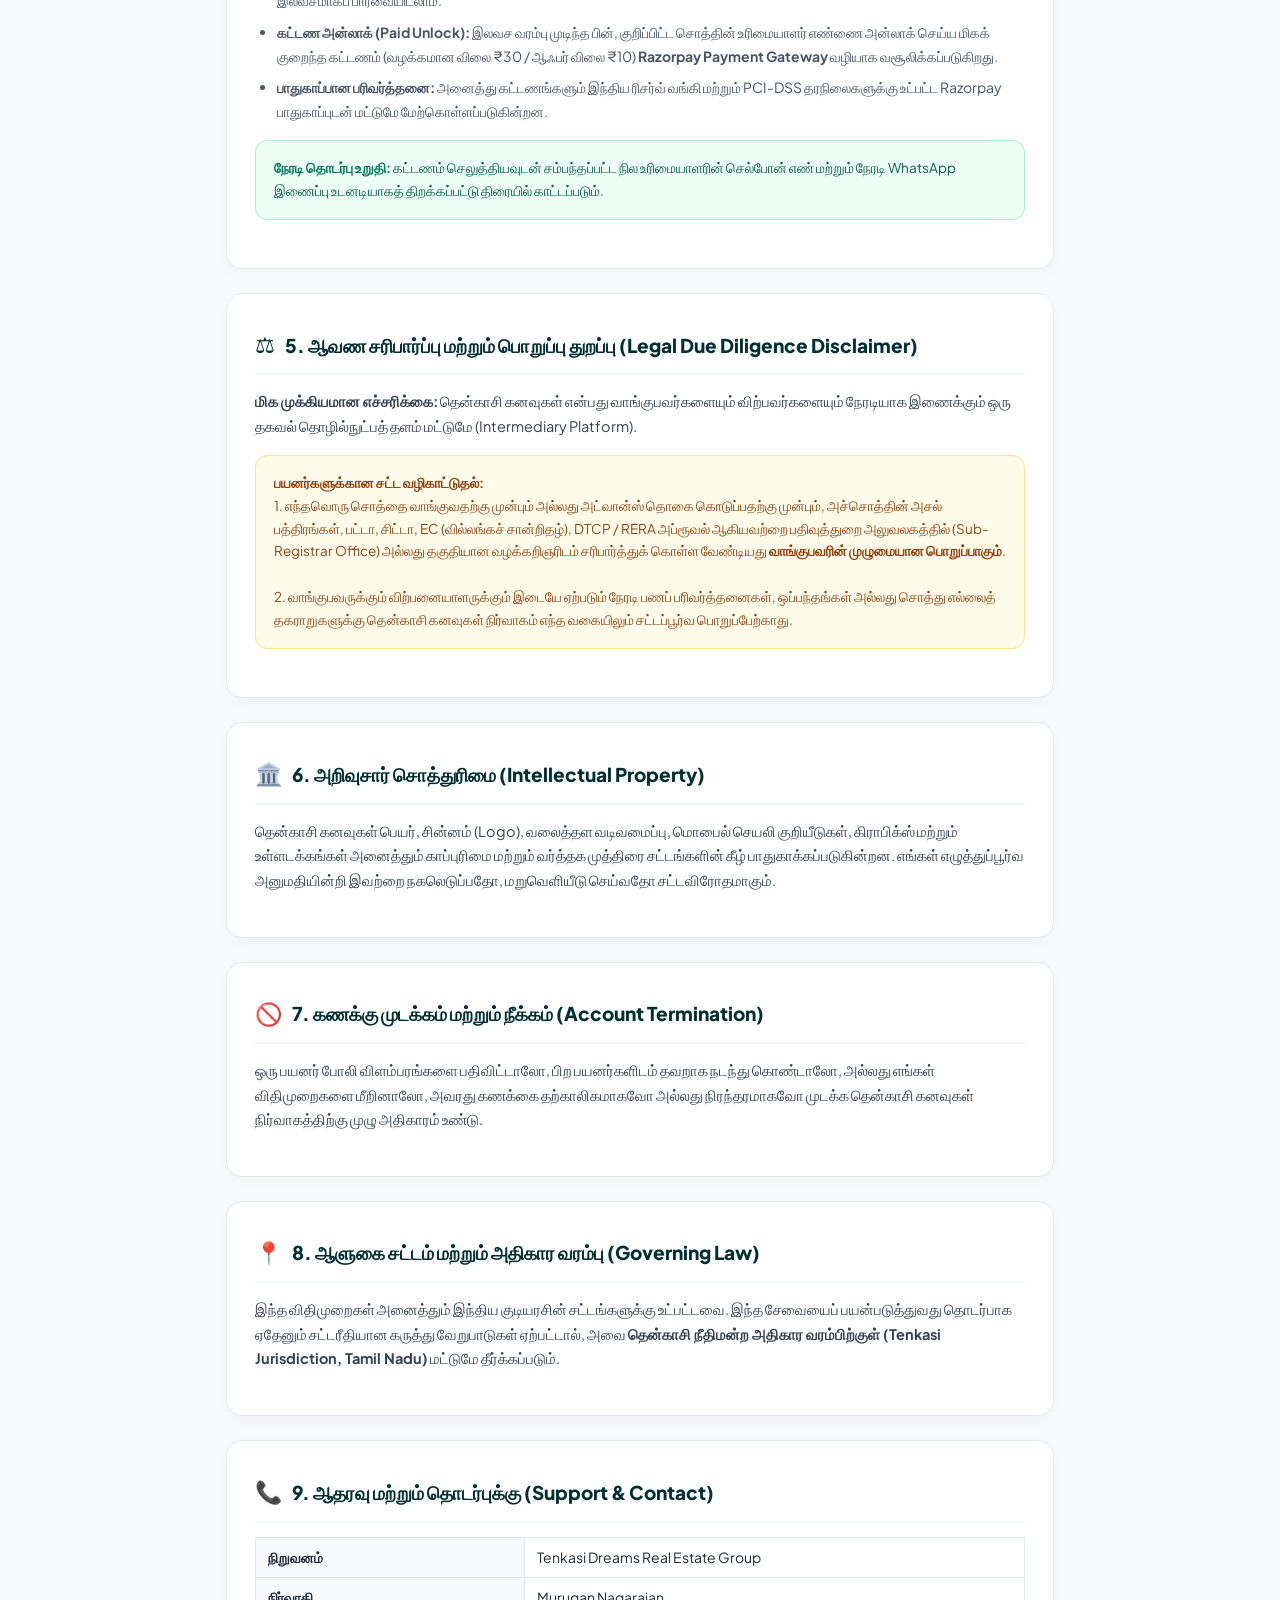
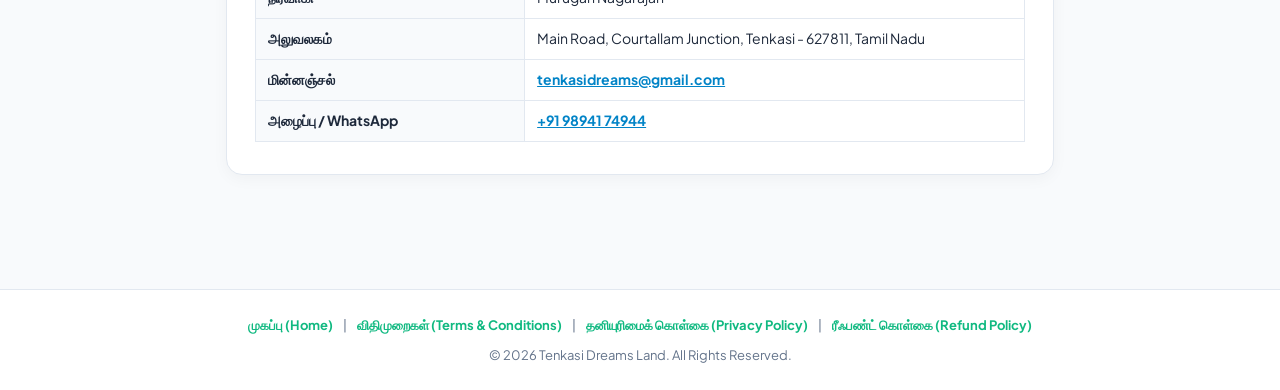
<file: terms.html>
<!DOCTYPE html>
<html lang="ta">
<head>
  <meta charset="UTF-8">
  <meta name="viewport" content="width=device-width, initial-scale=1.0">
  <title>விதிமுறைகள் மற்றும் நிபந்தனைகள் | Terms & Conditions - Tenkasi Dreams Land</title>
  <meta name="description" content="தென்காசி கனவுகள் செயலி மற்றும் வலைத்தளத்தின் பயன்பாட்டு விதிமுறைகள் மற்றும் நிபந்தனைகள் (Terms and Conditions). Google Play Store Compliant.">
  <link rel="icon" type="image/png" href="assets/images/app_logo.png">
  <link rel="preconnect" href="https://fonts.googleapis.com">
  <link rel="preconnect" href="https://fonts.gstatic.com" crossorigin>
  <link href="https://fonts.googleapis.com/css2?family=Plus+Jakarta+Sans:wght@400;500;600;700;800&display=swap" rel="stylesheet">
  <style>
    :root {
      --primary: #002f34;
      --primary-accent: #10B981;
      --secondary: #0F172A;
      --text-main: #1E293B;
      --text-muted: #64748B;
      --bg-light: #F8FAFC;
      --card-bg: #FFFFFF;
      --border-color: #E2E8F0;
    }
    * { box-sizing: border-box; margin: 0; padding: 0; font-family: 'Plus Jakarta Sans', system-ui, -apple-system, sans-serif; }
    body { background-color: var(--bg-light); color: var(--text-main); line-height: 1.7; }
    
    /* Header */
    .policy-header {
      background: linear-gradient(135deg, #002f34 0%, #004d40 100%);
      color: #fff;
      padding: 36px 20px;
      text-align: center;
      border-bottom: 4px solid var(--primary-accent);
    }
    .header-content { max-width: 860px; margin: 0 auto; }
    .brand-logo-row { display: flex; align-items: center; justify-content: center; gap: 12px; margin-bottom: 12px; }
    .brand-logo-img { width: 44px; height: 44px; border-radius: 10px; background: #fff; padding: 4px; }
    .brand-title { font-size: 22px; font-weight: 800; letter-spacing: -0.5px; }
    .header-content h1 { font-size: 28px; font-weight: 800; margin-bottom: 8px; color: #FFFFFF; }
    .header-content p { font-size: 14.5px; color: #A7F3D0; font-weight: 500; }
    .nav-back-btn {
      display: inline-flex; align-items: center; gap: 6px; background: rgba(255,255,255,0.15);
      color: #fff; padding: 8px 16px; border-radius: 20px; text-decoration: none; font-size: 13px;
      font-weight: 700; margin-top: 16px; transition: all 0.2s ease;
    }
    .nav-back-btn:hover { background: rgba(255,255,255,0.25); }

    /* Container */
    .policy-container { max-width: 860px; margin: 30px auto; padding: 0 16px 60px; }
    
    /* Card */
    .policy-card {
      background: var(--card-bg);
      border: 1px solid var(--border-color);
      border-radius: 16px;
      padding: 32px 28px;
      box-shadow: 0 4px 16px rgba(0, 0, 0, 0.04);
      margin-bottom: 24px;
    }

    .policy-card h2 {
      font-size: 19px;
      font-weight: 800;
      color: var(--primary);
      margin-bottom: 14px;
      display: flex;
      align-items: center;
      gap: 10px;
      border-bottom: 2px solid #F1F5F9;
      padding-bottom: 10px;
    }
    .policy-card h2 span.icon { font-size: 22px; }
    .policy-card p { font-size: 14.5px; color: #334155; margin-bottom: 12px; }
    .policy-card ul { margin: 12px 0 16px 22px; }
    .policy-card li { font-size: 14px; color: #475569; margin-bottom: 8px; }
    
    .highlight-box {
      background: #ECFDF5;
      border: 1.5px solid #A7F3D0;
      border-radius: 12px;
      padding: 16px 18px;
      margin: 16px 0;
      font-size: 13.5px;
      color: #065F46;
    }
    .highlight-box strong { color: #047857; }

    .warning-box {
      background: #FFFBEB;
      border: 1.5px solid #FDE68A;
      border-radius: 12px;
      padding: 16px 18px;
      margin: 16px 0;
      font-size: 13.5px;
      color: #92400E;
    }

    .contact-table { width: 100%; border-collapse: collapse; margin-top: 12px; font-size: 14px; }
    .contact-table td { padding: 8px 12px; border: 1px solid var(--border-color); }
    .contact-table td.label { font-weight: 700; background: #F8FAFC; width: 35%; color: #1E293B; }

    /* Footer */
    .policy-footer {
      text-align: center;
      padding: 24px 20px;
      font-size: 13px;
      color: var(--text-muted);
      border-top: 1px solid var(--border-color);
      background: #fff;
    }
    .policy-footer a { color: var(--primary-accent); text-decoration: none; font-weight: 700; margin: 0 8px; }
    .policy-footer a:hover { text-decoration: underline; }

    @media (max-width: 600px) {
      .policy-card { padding: 22px 18px; }
      .header-content h1 { font-size: 22px; }
      .policy-card h2 { font-size: 17px; }
    }
  </style>
</head>
<body>

  <!-- Header -->
  <header class="policy-header">
    <div class="header-content">
      <div class="brand-logo-row">
        <img src="assets/images/app_logo.png" alt="Tenkasi Dreams Logo" class="brand-logo-img" onerror="this.style.display='none'">
        <div class="brand-title">தென்காசி கனவுகள் | Tenkasi Dreams Land</div>
      </div>
      <h1>விதிமுறைகள் மற்றும் நிபந்தனைகள் (Terms & Conditions)</h1>
      <p>கடைசியாக புதுப்பிக்கப்பட்ட தேதி: 20 செப்டம்பர் 2026 (Last Updated: September 20, 2026)</p>
      <a href="index.html" class="nav-back-btn">← முகப்புப் பக்கத்திற்குத் திரும்பு (Home)</a>
    </div>
  </header>

  <!-- Container -->
  <main class="policy-container">

    <!-- 1. Acceptance of Terms -->
    <div class="policy-card">
      <h2><span class="icon">📜</span> 1. விதிமுறைகள் ஏற்பு (Acceptance of Terms)</h2>
      <p>
        <strong>Tenkasi Dreams Land Promoters ("தென்காசி கனவுகள்", "நாங்கள்")</strong> வழங்கும் Android மொபைல் செயலி மற்றும் <strong>tenkasidreams.com</strong> வலைத்தளத்தைப் பயன்படுத்துவதன் மூலம், நீங்கள் கீழே குறிப்பிடப்பட்டுள்ள அனைத்து விதிமுறைகள் மற்றும் நிபந்தனைகளை முழுமையாக படித்து, புரிந்து, ஏற்றுக்கொள்கிறீர்கள்.
      </p>
      <p>
        இந்த விதிமுறைகளில் ஏதேனும் ஒன்றில் உங்களுக்கு உடன்பாடு இல்லை எனில், எங்கள் செயலி மற்றும் வலைத்தள சேவைகளைப் பயன்படுத்துவதை தவிர்க்கவும்.
      </p>
    </div>

    <!-- 2. Services Overview -->
    <div class="policy-card">
      <h2><span class="icon">🏛️</span> 2. சேவையின் விளக்கம் (Description of Service)</h2>
      <p>
        தென்காசி கனவுகள் என்பது தென்காசி, குற்றாலம், பாவூர்சத்திரம், சுரண்டை, செங்கோட்டை, சங்கரன்கோவில் மற்றும் திருநெல்வேலி சுற்றுவட்டாரப் பகுதிகளில் நிலம், மனை, வீடு, தோட்டம், பண்ணை வீடு மற்றும் கடைகளை வாங்க, விற்க மற்றும் வாடகைக்கு விட உதவும் ஒரு <strong>டிஜிட்டல் ரியல் எஸ்டேட் தளமாகும் (Online Real Estate Platform)</strong>.
      </p>
      <ul>
        <li>சொத்து உரிமையாளர்கள் மற்றும் விளம்பரதாரர்கள் தங்கள் சொத்து விவரங்களை இலவசமாகப் பதிவேற்றலாம்.</li>
        <li>வாங்குவோர் சொத்துக்களின் புகைப்படங்கள், விலை, பரப்பளவு மற்றும் இருப்பிட விவரங்களை இலவசமாகப் பார்வையிடலாம்.</li>
        <li>விற்பனையாளரின் நேரடி செல்போன் எண் மற்றும் WhatsApp தொடர்பை வாடிக்கையாளர்கள் குறிப்பிட்ட எண்ணிக்கையில் இலவசமாகவும், அதற்குப் பின் சிறிய கட்டணம் செலுத்தியும் அன்லாக் செய்யலாம்.</li>
      </ul>
    </div>

    <!-- 3. Property Listing Guidelines -->
    <div class="policy-card">
      <h2><span class="icon">📝</span> 3. விளம்பரம் பதிவிடுவதற்கான நிபந்தனைகள் (Listing Guidelines)</h2>
      <p>எங்கள் தளத்தில் சொத்து விளம்பரம் பதிவிடும் ஒவ்வொரு பயனரும் பின்வரும் விதிகளைக் கடைப்பிடிக்க வேண்டும்:</p>
      <ul>
        <li><strong>உண்மையான சொத்து விவரங்கள்:</strong> பதிவிடப்படும் சொத்து உண்மையானதாகவும், சரியான விலையுடனும், துல்லியமான நில பரப்பளவுடனும் இருக்க வேண்டும்.</li>
        <li><strong>உரிமையாளர் அனுமதி:</strong> விளம்பரம் செய்பவர் அச்சொத்தின் உரிமையாளராகவோ அல்லது உரிமையாளரின் முழுமையான ஒப்புதல் பெற்ற நேரடி முகவராகவோ இருக்க வேண்டும்.</li>
        <li><strong>தடை செய்யப்பட்ட உள்ளடக்கம்:</strong> தவறான தகவல்கள், போலி ஆவணங்கள், ஆபாசமான அல்லது பொருத்தமற்ற படங்கள், பிறரின் தனிப்பட்ட விவரங்களை அனுமதியின்றி பதிவிடுவது ஆகியவை முற்றிலும் தடை செய்யப்பட்டுள்ளது.</li>
        <li><strong>சூப்பர் அட்மின் ஒப்புதல்:</strong> பயனர்களின் பாதுகாப்பு கருதி, பதிவிடப்படும் ஒவ்வொரு விளம்பரமும் எங்கள் நிர்வாகக் குழுவால் சரிபார்க்கப்பட்ட பின்னரே நேரலையாகக் காட்டப்படும் (Admin Verification & Approval). போலியான விளம்பரங்களை எந்தவித முன்னறிவிப்புமின்றி நீக்க நிர்வாகத்திற்கு முழு உரிமை உண்டு.</li>
      </ul>
    </div>

    <!-- 4. Contact Unlock & Payment Terms -->
    <div class="policy-card">
      <h2><span class="icon">💳</span> 4. கட்டண சேவை மற்றும் தொடர்பு திறப்பு (Payment & Contact Unlock)</h2>
      <p>
        ஸ்பேம் அழைப்புகள் மற்றும் தரமற்ற விசாரணைகளைத் தடுக்கவும், உண்மையான வாங்குபவர்களை மட்டும் உரிமையாளருடன் இணைக்கவும் எங்கள் தளத்தில் நியாயமான தொடர்பு அன்லாக் கொள்கை பின்பற்றப்படுகிறது:
      </p>
      <ul>
        <li><strong>இலவச தொடர்புகள் (Free Views):</strong> புதிய பயனர்கள் குறிப்பிட்ட எண்ணிக்கையிலான சொத்து உரிமையாளர் தொடர்பு எண்களை இலவசமாகப் பார்வையிடலாம்.</li>
        <li><strong>கட்டண அன்லாக் (Paid Unlock):</strong> இலவச வரம்பு முடிந்த பின், குறிப்பிட்ட சொத்தின் உரிமையாளர் எண்ணை அன்லாக் செய்ய மிகக் குறைந்த கட்டணம் (வழக்கமான விலை ₹30 / ஆஃபர் விலை ₹10) <strong>Razorpay Payment Gateway</strong> வழியாக வசூலிக்கப்படுகிறது.</li>
        <li><strong>பாதுகாப்பான பரிவர்த்தனை:</strong> அனைத்து கட்டணங்களும் இந்திய ரிசர்வ் வங்கி மற்றும் PCI-DSS தரநிலைகளுக்கு உட்பட்ட Razorpay பாதுகாப்புடன் மட்டுமே மேற்கொள்ளப்படுகின்றன.</li>
      </ul>
      <div class="highlight-box">
        <strong>நேரடி தொடர்பு உறுதி:</strong> கட்டணம் செலுத்தியவுடன் சம்பந்தப்பட்ட நில உரிமையாளரின் செல்போன் எண் மற்றும் நேரடி WhatsApp இணைப்பு உடனடியாகத் திறக்கப்பட்டு திரையில் காட்டப்படும்.
      </div>
    </div>

    <!-- 5. Legal Disclaimer & Due Diligence -->
    <div class="policy-card">
      <h2><span class="icon">⚖️</span> 5. ஆவண சரிபார்ப்பு மற்றும் பொறுப்பு துறப்பு (Legal Due Diligence Disclaimer)</h2>
      <p>
        <strong>மிக முக்கியமான எச்சரிக்கை:</strong> தென்காசி கனவுகள் என்பது வாங்குபவர்களையும் விற்பவர்களையும் நேரடியாக இணைக்கும் ஒரு தகவல் தொழில்நுட்பத் தளம் மட்டுமே (Intermediary Platform).
      </p>
      <div class="warning-box">
        <strong>பயனர்களுக்கான சட்ட வழிகாட்டுதல்:</strong><br>
        1. எந்தவொரு சொத்தை வாங்குவதற்கு முன்பும் அல்லது அட்வான்ஸ் தொகை கொடுப்பதற்கு முன்பும், அச்சொத்தின் அசல் பத்திரங்கள், பட்டா, சிட்டா, EC (வில்லங்கச் சான்றிதழ்), DTCP / RERA அப்ரூவல் ஆகியவற்றை பதிவுத்துறை அலுவலகத்தில் (Sub-Registrar Office) அல்லது தகுதியான வழக்கறிஞரிடம் சரிபார்த்துக் கொள்ள வேண்டியது <strong>வாங்குபவரின் முழுமையான பொறுப்பாகும்</strong>.<br><br>
        2. வாங்குபவருக்கும் விற்பனையாளருக்கும் இடையே ஏற்படும் நேரடி பணப் பரிவர்த்தனைகள், ஒப்பந்தங்கள் அல்லது சொத்து எல்லைத் தகராறுகளுக்கு தென்காசி கனவுகள் நிர்வாகம் எந்த வகையிலும் சட்டப்பூர்வ பொறுப்பேற்காது.
      </div>
    </div>

    <!-- 6. Intellectual Property -->
    <div class="policy-card">
      <h2><span class="icon">🏛️</span> 6. அறிவுசார் சொத்துரிமை (Intellectual Property)</h2>
      <p>
        தென்காசி கனவுகள் பெயர், சின்னம் (Logo), வலைத்தள வடிவமைப்பு, மொபைல் செயலி குறியீடுகள், கிராபிக்ஸ் மற்றும் உள்ளடக்கங்கள் அனைத்தும் காப்புரிமை மற்றும் வர்த்தக முத்திரை சட்டங்களின் கீழ் பாதுகாக்கப்படுகின்றன. எங்கள் எழுத்துப்பூர்வ அனுமதியின்றி இவற்றை நகலெடுப்பதோ, மறுவெளியீடு செய்வதோ சட்டவிரோதமாகும்.
      </p>
    </div>

    <!-- 7. Account Termination -->
    <div class="policy-card">
      <h2><span class="icon">🚫</span> 7. கணக்கு முடக்கம் மற்றும் நீக்கம் (Account Termination)</h2>
      <p>
        ஒரு பயனர் போலி விளம்பரங்களை பதிவிட்டாலோ, பிற பயனர்களிடம் தவறாக நடந்து கொண்டாலோ, அல்லது எங்கள் விதிமுறைகளை மீறினாலோ, அவரது கணக்கை தற்காலிகமாகவோ அல்லது நிரந்தரமாகவோ முடக்க தென்காசி கனவுகள் நிர்வாகத்திற்கு முழு அதிகாரம் உண்டு.
      </p>
    </div>

    <!-- 8. Governing Law & Jurisdiction -->
    <div class="policy-card">
      <h2><span class="icon">📍</span> 8. ஆளுகை சட்டம் மற்றும் அதிகார வரம்பு (Governing Law)</h2>
      <p>
        இந்த விதிமுறைகள் அனைத்தும் இந்திய குடியரசின் சட்டங்களுக்கு உட்பட்டவை. இந்த சேவையைப் பயன்படுத்துவது தொடர்பாக ஏதேனும் சட்டரீதியான கருத்து வேறுபாடுகள் ஏற்பட்டால், அவை <strong>தென்காசி நீதிமன்ற அதிகார வரம்பிற்குள் (Tenkasi Jurisdiction, Tamil Nadu)</strong> மட்டுமே தீர்க்கப்படும்.
      </p>
    </div>

    <!-- 9. Contact Information -->
    <div class="policy-card">
      <h2><span class="icon">📞</span> 9. ஆதரவு மற்றும் தொடர்புக்கு (Support & Contact)</h2>
      <table class="contact-table">
        <tr>
          <td class="label">நிறுவனம்</td>
          <td>Tenkasi Dreams Real Estate Group</td>
        </tr>
        <tr>
          <td class="label">நிர்வாகி</td>
          <td>Murugan Nagarajan</td>
        </tr>
        <tr>
          <td class="label">அலுவலகம்</td>
          <td>Main Road, Courtallam Junction, Tenkasi - 627811, Tamil Nadu</td>
        </tr>
        <tr>
          <td class="label">மின்னஞ்சல்</td>
          <td><a href="mailto:tenkasidreams@gmail.com" style="color: #0284C7; font-weight: 700;">tenkasidreams@gmail.com</a></td>
        </tr>
        <tr>
          <td class="label">அழைப்பு / WhatsApp</td>
          <td><a href="tel:9894174944" style="color: #0284C7; font-weight: 700;">+91 98941 74944</a></td>
        </tr>
      </table>
    </div>

  </main>

  <!-- Footer -->
  <footer class="policy-footer">
    <div style="margin-bottom: 8px;">
      <a href="index.html">முகப்பு (Home)</a> |
      <a href="terms.html">விதிமுறைகள் (Terms & Conditions)</a> |
      <a href="privacy.html">தனியுரிமைக் கொள்கை (Privacy Policy)</a> |
      <a href="refund.html">ரீஃபண்ட் கொள்கை (Refund Policy)</a>
    </div>
    <div>© 2026 Tenkasi Dreams Land. All Rights Reserved.</div>
  </footer>

</body>
</html>
</file>
<file: admin/css/admin.css>
/* ==========================================================
   Tenkasi Dreams Land - Super Admin Dashboard Styling
   Modern Glassmorphic Slate & Emerald Luxury Theme
   ========================================================== */

:root {
  --bg-primary: #0b111e;
  --bg-secondary: #131d31;
  --bg-card: rgba(23, 34, 56, 0.85);
  --bg-card-hover: rgba(30, 44, 72, 0.95);
  --bg-glass: rgba(19, 29, 49, 0.65);
  --border-glass: rgba(255, 255, 255, 0.08);
  --border-glass-hover: rgba(16, 185, 129, 0.35);

  --accent-primary: #10b981;
  --accent-primary-hover: #059669;
  --accent-gold: #f59e0b;
  --accent-gold-light: #fbbf24;
  --accent-blue: #3b82f6;
  --accent-purple: #8b5cf6;
  --accent-danger: #ef4444;
  --accent-danger-hover: #dc2626;

  --text-primary: #f8fafc;
  --text-secondary: #94a3b8;
  --text-muted: #64748b;

  --font-family: 'Plus Jakarta Sans', 'Noto Sans Tamil', -apple-system, BlinkMacSystemFont, 'Segoe UI', Roboto, sans-serif;
  --radius-sm: 8px;
  --radius-md: 14px;
  --radius-lg: 20px;
  --radius-full: 9999px;

  --shadow-card: 0 10px 30px -5px rgba(0, 0, 0, 0.45);
  --shadow-glow: 0 0 25px rgba(16, 185, 129, 0.2);
  --shadow-gold: 0 0 25px rgba(245, 158, 11, 0.2);
  --transition-fast: 0.2s cubic-bezier(0.4, 0, 0.2, 1);
  --transition-smooth: 0.35s cubic-bezier(0.4, 0, 0.2, 1);
}

* {
  margin: 0;
  padding: 0;
  box-sizing: border-box;
}

body {
  font-family: var(--font-family);
  background-color: var(--bg-primary);
  color: var(--text-primary);
  min-height: 100vh;
  line-height: 1.5;
  overflow-x: hidden;
  background-image: 
    radial-gradient(circle at 10% 20%, rgba(16, 185, 129, 0.07) 0%, transparent 40%),
    radial-gradient(circle at 90% 80%, rgba(245, 158, 11, 0.05) 0%, transparent 40%),
    radial-gradient(circle at 50% 50%, rgba(59, 130, 246, 0.04) 0%, transparent 60%);
  background-attachment: fixed;
}

/* ==================== LOGIN SCREEN ==================== */
.login-container {
  min-height: 100vh;
  display: flex;
  align-items: center;
  justify-content: center;
  padding: 20px;
}

.login-card {
  width: 100%;
  max-width: 460px;
  background: var(--bg-card);
  backdrop-filter: blur(20px);
  -webkit-backdrop-filter: blur(20px);
  border: 1px solid var(--border-glass);
  border-radius: var(--radius-lg);
  padding: 40px;
  box-shadow: var(--shadow-card);
  animation: fadeInDown 0.6s cubic-bezier(0.16, 1, 0.3, 1);
  position: relative;
  overflow: hidden;
}

.login-card::before {
  content: '';
  position: absolute;
  top: 0;
  left: 0;
  right: 0;
  height: 4px;
  background: linear-gradient(90deg, #10b981, #f59e0b, #3b82f6);
}

.login-header {
  text-align: center;
  margin-bottom: 30px;
}

.login-logo {
  width: 72px;
  height: 72px;
  background: linear-gradient(135deg, #10b981 0%, #047857 100%);
  border-radius: 20px;
  display: inline-flex;
  align-items: center;
  justify-content: center;
  font-size: 32px;
  box-shadow: var(--shadow-glow);
  margin-bottom: 16px;
  border: 2px solid rgba(255, 255, 255, 0.15);
}

.login-title {
  font-size: 24px;
  font-weight: 700;
  letter-spacing: -0.5px;
  margin-bottom: 6px;
  background: linear-gradient(135deg, #ffffff 0%, #cbd5e1 100%);
  -webkit-background-clip: text;
  -webkit-text-fill-color: transparent;
}

.login-subtitle {
  color: var(--text-secondary);
  font-size: 14px;
}

.badge-super-admin {
  display: inline-block;
  background: rgba(245, 158, 11, 0.15);
  color: var(--accent-gold);
  border: 1px solid rgba(245, 158, 11, 0.3);
  padding: 4px 12px;
  border-radius: var(--radius-full);
  font-size: 12px;
  font-weight: 600;
  margin-top: 10px;
}

.form-group {
  margin-bottom: 20px;
}

.form-label {
  display: block;
  font-size: 13px;
  font-weight: 600;
  color: var(--text-secondary);
  margin-bottom: 8px;
}

.form-control {
  width: 100%;
  padding: 12px 16px;
  background: rgba(11, 17, 30, 0.6);
  border: 1px solid var(--border-glass);
  border-radius: var(--radius-sm);
  color: var(--text-primary);
  font-family: inherit;
  font-size: 14px;
  transition: var(--transition-fast);
}

.form-control:focus {
  outline: none;
  border-color: var(--accent-primary);
  box-shadow: 0 0 0 3px rgba(16, 185, 129, 0.15);
  background: rgba(11, 17, 30, 0.85);
}

.form-control::placeholder {
  color: var(--text-muted);
}

.btn {
  display: inline-flex;
  align-items: center;
  justify-content: center;
  gap: 8px;
  padding: 12px 20px;
  border-radius: var(--radius-sm);
  font-family: inherit;
  font-size: 14px;
  font-weight: 600;
  cursor: pointer;
  border: none;
  transition: var(--transition-smooth);
}

.btn-primary {
  background: linear-gradient(135deg, var(--accent-primary) 0%, var(--accent-primary-hover) 100%);
  color: #ffffff;
  box-shadow: 0 4px 14px rgba(16, 185, 129, 0.35);
}

.btn-primary:hover {
  transform: translateY(-2px);
  box-shadow: 0 6px 20px rgba(16, 185, 129, 0.45);
}

.btn-gold {
  background: linear-gradient(135deg, var(--accent-gold) 0%, #d97706 100%);
  color: #ffffff;
  box-shadow: 0 4px 14px rgba(245, 158, 11, 0.35);
}

.btn-gold:hover {
  transform: translateY(-2px);
  box-shadow: 0 6px 20px rgba(245, 158, 11, 0.45);
}

.btn-secondary {
  background: rgba(255, 255, 255, 0.08);
  color: var(--text-primary);
  border: 1px solid var(--border-glass);
}

.btn-secondary:hover {
  background: rgba(255, 255, 255, 0.14);
}

.btn-danger {
  background: var(--accent-danger);
  color: #ffffff;
}

.btn-danger:hover {
  background: var(--accent-danger-hover);
}

.btn-block {
  width: 100%;
}

.demo-credentials-box {
  background: rgba(16, 185, 129, 0.08);
  border: 1px dashed rgba(16, 185, 129, 0.35);
  border-radius: var(--radius-sm);
  padding: 12px;
  margin-top: 20px;
  font-size: 13px;
  color: #a7f3d0;
  display: flex;
  align-items: center;
  justify-content: space-between;
  cursor: pointer;
  transition: var(--transition-fast);
}

.demo-credentials-box:hover {
  background: rgba(16, 185, 129, 0.15);
  border-color: var(--accent-primary);
}

/* ==================== APP LAYOUT ==================== */
.app-container {
  display: flex;
  min-height: 100vh;
}

/* Sidebar */
.sidebar {
  width: 280px;
  background: var(--bg-secondary);
  border-right: 1px solid var(--border-glass);
  padding: 24px 16px;
  display: flex;
  flex-direction: column;
  position: fixed;
  top: 0;
  bottom: 0;
  left: 0;
  z-index: 50;
  transition: var(--transition-smooth);
}

.brand-section {
  display: flex;
  align-items: center;
  gap: 12px;
  padding: 0 12px 24px 12px;
  border-bottom: 1px solid var(--border-glass);
  margin-bottom: 20px;
}

.brand-icon {
  width: 44px;
  height: 44px;
  background: linear-gradient(135deg, #10b981 0%, #047857 100%);
  border-radius: 12px;
  display: flex;
  align-items: center;
  justify-content: center;
  font-size: 22px;
  box-shadow: var(--shadow-glow);
}

.brand-name {
  font-size: 16px;
  font-weight: 700;
  color: #ffffff;
  line-height: 1.2;
}

.brand-tag {
  font-size: 11px;
  color: var(--accent-gold);
  font-weight: 600;
}

.nav-menu {
  list-style: none;
  display: flex;
  flex-direction: column;
  gap: 6px;
  flex: 1;
}

.nav-item {
  border-radius: var(--radius-sm);
  transition: var(--transition-fast);
}

.nav-link {
  display: flex;
  align-items: center;
  gap: 12px;
  padding: 12px 16px;
  color: var(--text-secondary);
  text-decoration: none;
  font-size: 14px;
  font-weight: 500;
  border-radius: var(--radius-sm);
  transition: var(--transition-fast);
  cursor: pointer;
}

.nav-link i, .nav-link .icon {
  font-size: 18px;
  width: 20px;
  text-align: center;
}

.nav-link:hover {
  color: var(--text-primary);
  background: rgba(255, 255, 255, 0.05);
}

.nav-item.active .nav-link {
  color: #ffffff;
  background: linear-gradient(90deg, rgba(16, 185, 129, 0.25) 0%, rgba(16, 185, 129, 0.05) 100%);
  border-left: 3px solid var(--accent-primary);
  font-weight: 600;
}

.sidebar-footer {
  padding-top: 16px;
  border-top: 1px solid var(--border-glass);
}

.admin-user-card {
  display: flex;
  align-items: center;
  gap: 12px;
  padding: 10px 12px;
  background: rgba(11, 17, 30, 0.4);
  border-radius: var(--radius-sm);
  margin-bottom: 12px;
}

.admin-avatar {
  width: 38px;
  height: 38px;
  background: linear-gradient(135deg, #f59e0b 0%, #d97706 100%);
  border-radius: 50%;
  display: flex;
  align-items: center;
  justify-content: center;
  font-weight: 700;
  color: #ffffff;
  font-size: 14px;
}

.admin-info {
  flex: 1;
  overflow: hidden;
}

.admin-info .name {
  font-size: 13px;
  font-weight: 600;
  color: var(--text-primary);
  white-space: nowrap;
  overflow: hidden;
  text-overflow: ellipsis;
}

.admin-info .role {
  font-size: 11px;
  color: var(--accent-gold);
}

/* Main Content */
.main-wrapper {
  flex: 1;
  margin-left: 280px;
  display: flex;
  flex-direction: column;
  min-height: 100vh;
}

/* Top Navbar */
.top-navbar {
  height: 70px;
  background: rgba(19, 29, 49, 0.8);
  backdrop-filter: blur(15px);
  -webkit-backdrop-filter: blur(15px);
  border-bottom: 1px solid var(--border-glass);
  padding: 0 32px;
  display: flex;
  align-items: center;
  justify-content: space-between;
  position: sticky;
  top: 0;
  z-index: 40;
}

.page-title-box h1 {
  font-size: 20px;
  font-weight: 700;
  color: #ffffff;
}

.page-title-box p {
  font-size: 12px;
  color: var(--text-secondary);
}

.nav-actions {
  display: flex;
  align-items: center;
  gap: 16px;
}

.status-pill-online {
  display: flex;
  align-items: center;
  gap: 6px;
  background: rgba(16, 185, 129, 0.12);
  color: #10b981;
  border: 1px solid rgba(16, 185, 129, 0.25);
  padding: 6px 14px;
  border-radius: var(--radius-full);
  font-size: 12px;
  font-weight: 600;
}

.status-pill-online .dot {
  width: 8px;
  height: 8px;
  background: #10b981;
  border-radius: 50%;
  box-shadow: 0 0 8px #10b981;
  animation: pulse 2s infinite;
}

/* Page Body */
.content-body {
  padding: 32px;
  flex: 1;
}

/* Tab Panels */
.tab-panel {
  display: none;
  animation: fadeIn 0.4s ease;
}

.tab-panel.active {
  display: block;
}

/* ==================== STATS KPI GRID ==================== */
.stats-grid {
  display: grid;
  grid-template-columns: repeat(auto-fit, minmax(220px, 1fr));
  gap: 20px;
  margin-bottom: 28px;
}

.stat-card {
  background: var(--bg-card);
  backdrop-filter: blur(15px);
  -webkit-backdrop-filter: blur(15px);
  border: 1px solid var(--border-glass);
  border-radius: var(--radius-md);
  padding: 22px;
  box-shadow: var(--shadow-card);
  display: flex;
  align-items: center;
  justify-content: space-between;
  transition: var(--transition-smooth);
}

.stat-card:hover {
  transform: translateY(-3px);
  border-color: var(--border-glass-hover);
  background: var(--bg-card-hover);
}

.stat-info h3 {
  font-size: 13px;
  color: var(--text-secondary);
  font-weight: 500;
  margin-bottom: 6px;
}

.stat-info .stat-number {
  font-size: 28px;
  font-weight: 800;
  color: #ffffff;
  line-height: 1.1;
}

.stat-info .stat-sub {
  font-size: 11px;
  color: var(--text-muted);
  margin-top: 4px;
}

.stat-icon-wrapper {
  width: 52px;
  height: 52px;
  border-radius: 14px;
  display: flex;
  align-items: center;
  justify-content: center;
  font-size: 24px;
}

.icon-emerald { background: rgba(16, 185, 129, 0.15); color: #10b981; }
.icon-gold { background: rgba(245, 158, 11, 0.15); color: #f59e0b; }
.icon-blue { background: rgba(59, 130, 246, 0.15); color: #3b82f6; }
.icon-purple { background: rgba(139, 92, 246, 0.15); color: #8b5cf6; }

/* Category Visualizer Grid */
.category-pills-row {
  display: grid;
  grid-template-columns: repeat(6, 1fr);
  gap: 12px;
  margin-bottom: 28px;
}

.cat-pill-card {
  background: var(--bg-card);
  border: 1px solid var(--border-glass);
  border-radius: var(--radius-sm);
  padding: 14px;
  text-align: center;
  transition: var(--transition-fast);
  cursor: pointer;
}

.cat-pill-card:hover, .cat-pill-card.active {
  border-color: var(--accent-primary);
  background: rgba(16, 185, 129, 0.1);
  transform: translateY(-2px);
}

.cat-pill-card .cat-icon {
  font-size: 24px;
  margin-bottom: 6px;
}

.cat-pill-card .cat-title {
  font-size: 13px;
  font-weight: 600;
  color: var(--text-primary);
}

.cat-pill-card .cat-count {
  font-size: 11px;
  color: var(--accent-gold);
  font-weight: 700;
}

/* ==================== DATA TABLES & FILTERS ==================== */
.section-card {
  background: var(--bg-card);
  backdrop-filter: blur(15px);
  -webkit-backdrop-filter: blur(15px);
  border: 1px solid var(--border-glass);
  border-radius: var(--radius-md);
  padding: 24px;
  box-shadow: var(--shadow-card);
  margin-bottom: 30px;
}

.section-header {
  display: flex;
  align-items: center;
  justify-content: space-between;
  flex-wrap: wrap;
  gap: 16px;
  margin-bottom: 20px;
}

.section-title {
  font-size: 18px;
  font-weight: 700;
  color: #ffffff;
  display: flex;
  align-items: center;
  gap: 10px;
}

.table-controls {
  display: flex;
  align-items: center;
  gap: 12px;
  flex-wrap: wrap;
}

.search-input-box {
  position: relative;
  min-width: 240px;
}

.search-input-box input {
  padding-left: 36px;
}

.search-input-box .search-icon {
  position: absolute;
  left: 12px;
  top: 50%;
  transform: translateY(-50%);
  color: var(--text-muted);
  font-size: 14px;
}

.select-filter {
  padding: 10px 14px;
  background: rgba(11, 17, 30, 0.6);
  border: 1px solid var(--border-glass);
  border-radius: var(--radius-sm);
  color: var(--text-primary);
  font-family: inherit;
  font-size: 13px;
  cursor: pointer;
}

.select-filter:focus {
  outline: none;
  border-color: var(--accent-primary);
}

/* Master Table */
.custom-table-responsive {
  width: 100%;
  overflow-x: auto;
}

.custom-table {
  width: 100%;
  border-collapse: collapse;
  text-align: left;
}

.custom-table th {
  padding: 14px 16px;
  font-size: 12px;
  font-weight: 600;
  text-transform: uppercase;
  letter-spacing: 0.5px;
  color: var(--text-muted);
  border-bottom: 1px solid var(--border-glass);
  background: rgba(11, 17, 30, 0.3);
}

.custom-table td {
  padding: 16px;
  font-size: 13px;
  color: var(--text-secondary);
  border-bottom: 1px solid rgba(255, 255, 255, 0.04);
  vertical-align: middle;
}

.custom-table tbody tr {
  transition: var(--transition-fast);
}

.custom-table tbody tr:hover {
  background: rgba(255, 255, 255, 0.03);
}

.prop-cell {
  display: flex;
  align-items: center;
  gap: 14px;
}

.prop-thumb {
  width: 50px;
  height: 50px;
  border-radius: var(--radius-sm);
  object-fit: cover;
  background: #1e293b;
  display: flex;
  align-items: center;
  justify-content: center;
  font-size: 20px;
}

.prop-meta-title {
  font-weight: 600;
  color: #ffffff;
  font-size: 14px;
  margin-bottom: 3px;
  max-width: 260px;
  white-space: nowrap;
  overflow: hidden;
  text-overflow: ellipsis;
}

.prop-meta-location {
  font-size: 12px;
  color: var(--text-muted);
}

.price-text {
  font-weight: 700;
  color: var(--accent-gold);
  font-size: 14px;
}

.badge {
  display: inline-flex;
  align-items: center;
  gap: 4px;
  padding: 4px 10px;
  border-radius: var(--radius-full);
  font-size: 11px;
  font-weight: 600;
}

.badge-active { background: rgba(16, 185, 129, 0.15); color: #10b981; border: 1px solid rgba(16, 185, 129, 0.3); }
.badge-pending { background: rgba(245, 158, 11, 0.15); color: #f59e0b; border: 1px solid rgba(245, 158, 11, 0.3); }
.badge-sold { background: rgba(148, 163, 184, 0.15); color: #94a3b8; border: 1px solid rgba(148, 163, 184, 0.3); }
.badge-category { background: rgba(59, 130, 246, 0.15); color: #60a5fa; border: 1px solid rgba(59, 130, 246, 0.3); }

.action-btn-group {
  display: flex;
  align-items: center;
  gap: 6px;
}

.btn-icon {
  width: 32px;
  height: 32px;
  border-radius: var(--radius-sm);
  display: inline-flex;
  align-items: center;
  justify-content: center;
  border: 1px solid var(--border-glass);
  background: rgba(255, 255, 255, 0.05);
  color: var(--text-secondary);
  cursor: pointer;
  transition: var(--transition-fast);
  font-size: 14px;
}

.btn-icon:hover {
  background: rgba(255, 255, 255, 0.12);
  color: #ffffff;
  transform: translateY(-1px);
}

.btn-icon-emerald:hover { background: #10b981; color: #ffffff; border-color: #10b981; }
.btn-icon-gold:hover { background: #f59e0b; color: #ffffff; border-color: #f59e0b; }
.btn-icon-danger:hover { background: #ef4444; color: #ffffff; border-color: #ef4444; }

/* ==================== BUYER REQUIREMENTS BOARD ==================== */
.requirements-grid {
  display: grid;
  grid-template-columns: repeat(auto-fit, minmax(320px, 1fr));
  gap: 20px;
}

.req-card {
  background: var(--bg-card);
  border: 1px solid var(--border-glass);
  border-radius: var(--radius-md);
  padding: 20px;
  transition: var(--transition-smooth);
  display: flex;
  flex-direction: column;
  justify-content: space-between;
}

.req-card:hover {
  border-color: var(--accent-gold);
  box-shadow: var(--shadow-gold);
  transform: translateY(-2px);
}

.req-header {
  display: flex;
  align-items: flex-start;
  justify-content: space-between;
  margin-bottom: 12px;
}

.req-user-name {
  font-size: 15px;
  font-weight: 700;
  color: #ffffff;
}

.req-badge {
  background: rgba(245, 158, 11, 0.15);
  color: var(--accent-gold);
  font-size: 11px;
  font-weight: 600;
  padding: 3px 8px;
  border-radius: var(--radius-full);
}

.req-details-list {
  font-size: 13px;
  color: var(--text-secondary);
  display: flex;
  flex-direction: column;
  gap: 6px;
  margin-bottom: 16px;
}

.req-detail-item {
  display: flex;
  align-items: center;
  gap: 8px;
}

.req-desc {
  background: rgba(11, 17, 30, 0.4);
  padding: 10px;
  border-radius: var(--radius-sm);
  font-size: 12px;
  color: var(--text-primary);
  line-height: 1.4;
  margin-bottom: 16px;
  border-left: 3px solid var(--accent-gold);
}

.req-actions-bar {
  display: flex;
  align-items: center;
  gap: 10px;
  border-top: 1px solid var(--border-glass);
  padding-top: 14px;
}

.btn-contact-call {
  flex: 1;
  background: rgba(16, 185, 129, 0.15);
  color: #10b981;
  border: 1px solid rgba(16, 185, 129, 0.3);
  padding: 8px;
  border-radius: var(--radius-sm);
  font-size: 12px;
  font-weight: 600;
  text-decoration: none;
  text-align: center;
  transition: var(--transition-fast);
}

.btn-contact-call:hover {
  background: #10b981;
  color: #ffffff;
}

.btn-contact-whatsapp {
  flex: 1;
  background: rgba(37, 211, 102, 0.15);
  color: #25d366;
  border: 1px solid rgba(37, 211, 102, 0.3);
  padding: 8px;
  border-radius: var(--radius-sm);
  font-size: 12px;
  font-weight: 600;
  text-decoration: none;
  text-align: center;
  transition: var(--transition-fast);
}

.btn-contact-whatsapp:hover {
  background: #25d366;
  color: #ffffff;
}

/* ==================== LAND CALCULATOR ==================== */
.calculator-box {
  background: var(--bg-card);
  border: 1px solid var(--border-glass);
  border-radius: var(--radius-md);
  padding: 28px;
  max-width: 800px;
  margin: 0 auto;
}

.calc-input-row {
  display: grid;
  grid-template-columns: 2fr 1fr;
  gap: 16px;
  margin-bottom: 24px;
}

.calc-results-grid {
  display: grid;
  grid-template-columns: repeat(auto-fit, minmax(160px, 1fr));
  gap: 14px;
  margin-top: 20px;
}

.calc-result-card {
  background: rgba(11, 17, 30, 0.6);
  border: 1px solid var(--border-glass);
  border-radius: var(--radius-sm);
  padding: 16px;
  text-align: center;
}

.calc-result-card .unit-label {
  font-size: 12px;
  color: var(--text-secondary);
  margin-bottom: 4px;
}

.calc-result-card .unit-val {
  font-size: 20px;
  font-weight: 700;
  color: var(--accent-gold);
}

/* ==================== MODALS ==================== */
.modal-backdrop,
.modal {
  position: fixed;
  top: 0;
  left: 0;
  right: 0;
  bottom: 0;
  background: rgba(0, 0, 0, 0.75);
  backdrop-filter: blur(8px);
  -webkit-backdrop-filter: blur(8px);
  display: none;
  align-items: center;
  justify-content: center;
  z-index: 9999;
  padding: 20px;
}

.modal-backdrop.show,
.modal.show {
  display: flex !important;
  animation: fadeIn 0.3s ease;
}

.modal-dialog {
  width: 100%;
  max-width: 780px;
  max-height: 90vh;
  background: var(--bg-secondary);
  border: 1px solid var(--border-glass);
  border-radius: var(--radius-lg);
  box-shadow: 0 25px 50px -12px rgba(0, 0, 0, 0.6);
  display: flex;
  flex-direction: column;
  overflow: hidden;
  animation: zoomIn 0.3s ease;
}

.modal-content {
  background: transparent;
  display: flex;
  flex-direction: column;
  overflow: hidden;
  width: 100%;
}

.modal-header {
  padding: 20px 28px;
  border-bottom: 1px solid var(--border-glass);
  display: flex;
  align-items: center;
  justify-content: space-between;
}

.modal-title {
  font-size: 18px;
  font-weight: 700;
  color: #ffffff;
}

.modal-close {
  background: none;
  border: none;
  font-size: 20px;
  color: var(--text-muted);
  cursor: pointer;
  transition: var(--transition-fast);
}

.modal-close:hover {
  color: #ffffff;
}

.modal-body {
  padding: 28px;
  overflow-y: auto;
  flex: 1;
}

.modal-footer {
  padding: 16px 28px;
  border-top: 1px solid var(--border-glass);
  display: flex;
  align-items: center;
  justify-content: flex-end;
  gap: 12px;
  background: rgba(11, 17, 30, 0.3);
}

.form-grid-2 {
  display: grid;
  grid-template-columns: 1fr 1fr;
  gap: 16px;
}

.form-grid-3 {
  display: grid;
  grid-template-columns: 1fr 1fr 1fr;
  gap: 16px;
}

.checkbox-group {
  display: flex;
  align-items: center;
  gap: 8px;
  margin-top: 6px;
}

.checkbox-group input[type="checkbox"] {
  width: 18px;
  height: 18px;
  accent-color: var(--accent-primary);
  cursor: pointer;
}

.category-dynamic-fields {
  background: rgba(11, 17, 30, 0.4);
  border: 1px solid var(--border-glass);
  border-radius: var(--radius-sm);
  padding: 18px;
  margin-top: 14px;
}

/* ==================== TOAST NOTIFICATIONS ==================== */
.toast-container {
  position: fixed;
  bottom: 24px;
  right: 24px;
  z-index: 200;
  display: flex;
  flex-direction: column;
  gap: 10px;
}

.toast {
  background: var(--bg-card);
  border: 1px solid var(--border-glass);
  border-radius: var(--radius-sm);
  padding: 14px 20px;
  box-shadow: var(--shadow-card);
  display: flex;
  align-items: center;
  gap: 12px;
  font-size: 13px;
  color: #ffffff;
  min-width: 280px;
  animation: slideInRight 0.35s ease;
}

.toast-success { border-left: 4px solid var(--accent-primary); }
.toast-error { border-left: 4px solid var(--accent-danger); }
.toast-info { border-left: 4px solid var(--accent-blue); }

/* ==================== ANIMATIONS ==================== */
@keyframes fadeIn {
  from { opacity: 0; }
  to { opacity: 1; }
}

@keyframes fadeInDown {
  from { opacity: 0; transform: translateY(-20px); }
  to { opacity: 1; transform: translateY(0); }
}

@keyframes zoomIn {
  from { opacity: 0; transform: scale(0.95); }
  to { opacity: 1; transform: scale(1); }
}

@keyframes slideInRight {
  from { opacity: 0; transform: translateX(50px); }
  to { opacity: 1; transform: translateX(0); }
}

@keyframes pulse {
  0%, 100% { opacity: 1; }
  50% { opacity: 0.4; }
}

/* ==================== RESPONSIVE ==================== */
@media (max-width: 992px) {
  .sidebar {
    transform: translateX(-100%);
  }
  .sidebar.open {
    transform: translateX(0);
  }
  .main-wrapper {
    margin-left: 0;
  }
  .category-pills-row {
    grid-template-columns: repeat(3, 1fr);
  }
}

@media (max-width: 640px) {
  .form-grid-2, .form-grid-3, .calc-input-row {
    grid-template-columns: 1fr;
  }
  .category-pills-row {
    grid-template-columns: repeat(2, 1fr);
  }
  .top-navbar {
    padding: 0 16px;
  }
  .content-body {
    padding: 16px;
  }
}

/* ==================== NOTIFICATIONS & PENDING APPROVALS ==================== */
.notif-bell-wrapper {
  position: relative;
  display: inline-block;
}

.btn-notif {
  background: var(--bg-card);
  border: 1px solid var(--border-glass);
  color: var(--text-primary);
  width: 42px;
  height: 42px;
  border-radius: var(--radius-md);
  display: flex;
  align-items: center;
  justify-content: center;
  font-size: 18px;
  cursor: pointer;
  position: relative;
  transition: var(--transition-fast);
}

.btn-notif:hover {
  background: var(--bg-card-hover);
  border-color: var(--accent-gold);
  transform: translateY(-2px);
}

.notif-badge {
  position: absolute;
  top: -4px;
  right: -4px;
  background: var(--accent-danger);
  color: #ffffff;
  font-size: 11px;
  font-weight: 800;
  min-width: 18px;
  height: 18px;
  border-radius: 9px;
  display: flex;
  align-items: center;
  justify-content: center;
  padding: 0 4px;
  box-shadow: 0 0 10px rgba(239, 68, 68, 0.6);
  animation: pulseBadge 1.8s infinite;
}

@keyframes pulseBadge {
  0% { transform: scale(1); box-shadow: 0 0 0 0 rgba(239, 68, 68, 0.7); }
  70% { transform: scale(1.08); box-shadow: 0 0 0 8px rgba(239, 68, 68, 0); }
  100% { transform: scale(1); box-shadow: 0 0 0 0 rgba(239, 68, 68, 0); }
}

.notif-dropdown {
  position: absolute;
  top: calc(100% + 10px);
  right: 0;
  width: 380px;
  max-width: 90vw;
  background: rgba(15, 23, 42, 0.98);
  backdrop-filter: blur(25px);
  border: 1px solid rgba(255, 255, 255, 0.12);
  border-radius: var(--radius-md);
  box-shadow: 0 20px 40px rgba(0, 0, 0, 0.6);
  z-index: 1050;
  display: none;
  animation: fadeInDown 0.25s ease;
  overflow: hidden;
}

.notif-dropdown.show {
  display: block;
}

.notif-header {
  padding: 14px 16px;
  border-bottom: 1px solid rgba(255, 255, 255, 0.08);
  display: flex;
  align-items: center;
  justify-content: space-between;
  background: rgba(255, 255, 255, 0.02);
}

.notif-header h4 {
  font-size: 14px;
  font-weight: 700;
  color: var(--text-primary);
  display: flex;
  align-items: center;
  gap: 6px;
}

.notif-clear-btn {
  background: none;
  border: none;
  color: var(--accent-gold);
  font-size: 11px;
  cursor: pointer;
  font-weight: 600;
}

.notif-list {
  max-height: 380px;
  overflow-y: auto;
}

.notif-item {
  padding: 12px 16px;
  border-bottom: 1px solid rgba(255, 255, 255, 0.04);
  transition: background 0.2s;
  cursor: pointer;
}

.notif-item:hover {
  background: rgba(255, 255, 255, 0.04);
}

.notif-item.unread {
  background: rgba(245, 158, 11, 0.06);
  border-left: 3px solid var(--accent-gold);
}

.notif-item-title {
  font-size: 13px;
  font-weight: 700;
  color: var(--text-primary);
  margin-bottom: 3px;
}

.notif-item-msg {
  font-size: 12px;
  color: var(--text-secondary);
  line-height: 1.4;
  margin-bottom: 6px;
}

.notif-item-meta {
  font-size: 11px;
  color: var(--text-muted);
  display: flex;
  align-items: center;
  justify-content: space-between;
}

.notif-quick-actions {
  display: flex;
  gap: 6px;
  margin-top: 8px;
}

/* Pending Approvals Section in Overview */
.pending-approvals-box {
  background: linear-gradient(135deg, rgba(30, 41, 59, 0.9), rgba(23, 34, 56, 0.95));
  border: 1px solid rgba(245, 158, 11, 0.3);
  border-radius: var(--radius-lg);
  padding: 24px;
  margin-bottom: 28px;
  box-shadow: 0 10px 30px rgba(0, 0, 0, 0.35);
  position: relative;
  overflow: hidden;
}

.pending-approvals-box::before {
  content: '';
  position: absolute;
  top: 0;
  left: 0;
  right: 0;
  height: 3px;
  background: linear-gradient(90deg, #f59e0b, #ef4444, #10b981);
}

.pending-box-header {
  display: flex;
  align-items: center;
  justify-content: space-between;
  margin-bottom: 18px;
  flex-wrap: wrap;
  gap: 12px;
}

.pending-box-title {
  font-size: 18px;
  font-weight: 800;
  color: var(--text-primary);
  display: flex;
  align-items: center;
  gap: 10px;
}

.pending-badge-count {
  background: rgba(245, 158, 11, 0.2);
  color: var(--accent-gold);
  border: 1px solid rgba(245, 158, 11, 0.4);
  padding: 3px 10px;
  border-radius: 20px;
  font-size: 12px;
  font-weight: 700;
}

.pending-cards-grid {
  display: grid;
  grid-template-columns: repeat(auto-fill, minmax(320px, 1fr));
  gap: 18px;
}

.pending-card {
  background: rgba(15, 23, 42, 0.85);
  border: 1px solid rgba(255, 255, 255, 0.1);
  border-radius: var(--radius-md);
  padding: 16px;
  display: flex;
  flex-direction: column;
  justify-content: space-between;
  transition: transform 0.2s, border-color 0.2s;
}

.pending-card:hover {
  transform: translateY(-3px);
  border-color: rgba(245, 158, 11, 0.5);
  box-shadow: 0 8px 25px rgba(0, 0, 0, 0.4);
}

.pending-card-top {
  display: flex;
  justify-content: space-between;
  align-items: flex-start;
  margin-bottom: 10px;
}

.pending-card-type {
  font-size: 12px;
  font-weight: 700;
  padding: 3px 8px;
  border-radius: 6px;
  background: rgba(59, 130, 246, 0.15);
  color: #60a5fa;
  border: 1px solid rgba(59, 130, 246, 0.3);
}

.pending-card-price {
  font-size: 17px;
  font-weight: 800;
  color: var(--accent-gold);
}

.pending-card-title {
  font-size: 15px;
  font-weight: 700;
  color: #f8fafc;
  margin-bottom: 6px;
  line-height: 1.35;
}

.pending-card-location {
  font-size: 13px;
  color: var(--text-secondary);
  margin-bottom: 12px;
  display: flex;
  align-items: center;
  gap: 4px;
}

.seller-info-box {
  background: rgba(255, 255, 255, 0.03);
  border: 1px solid rgba(255, 255, 255, 0.06);
  border-radius: var(--radius-sm);
  padding: 10px 12px;
  margin-bottom: 14px;
}

.seller-info-name {
  font-size: 13px;
  font-weight: 700;
  color: var(--text-primary);
  display: flex;
  align-items: center;
  justify-content: space-between;
}

.seller-contact-actions {
  display: flex;
  gap: 8px;
  margin-top: 8px;
}

.btn-contact-quick {
  padding: 4px 10px;
  font-size: 12px;
  border-radius: 6px;
  text-decoration: none;
  display: inline-flex;
  align-items: center;
  gap: 4px;
  font-weight: 600;
  transition: opacity 0.2s;
}

.btn-contact-quick:hover {
  opacity: 0.85;
}

.btn-quick-call {
  background: rgba(16, 185, 129, 0.15);
  color: #34d399;
  border: 1px solid rgba(16, 185, 129, 0.3);
}

.btn-quick-wa {
  background: rgba(37, 211, 102, 0.15);
  color: #25d366;
  border: 1px solid rgba(37, 211, 102, 0.3);
}

.pending-actions-bar {
  display: flex;
  gap: 8px;
  padding-top: 10px;
  border-top: 1px solid rgba(255, 255, 255, 0.06);
}

.btn-approve-action {
  flex: 1.2;
  background: linear-gradient(135deg, #10b981, #059669);
  color: #ffffff;
  border: none;
  padding: 9px 12px;
  border-radius: var(--radius-sm);
  font-size: 13px;
  font-weight: 700;
  cursor: pointer;
  display: flex;
  align-items: center;
  justify-content: center;
  gap: 6px;
  transition: transform 0.15s, box-shadow 0.15s;
}

.btn-approve-action:hover {
  transform: translateY(-1px);
  box-shadow: 0 4px 15px rgba(16, 185, 129, 0.4);
}

.btn-reject-action {
  background: rgba(239, 68, 68, 0.15);
  color: #f87171;
  border: 1px solid rgba(239, 68, 68, 0.3);
  padding: 9px 12px;
  border-radius: var(--radius-sm);
  font-size: 13px;
  font-weight: 700;
  cursor: pointer;
  transition: background 0.15s;
}

.btn-reject-action:hover {
  background: rgba(239, 68, 68, 0.3);
}

.btn-inspect-action {
  background: rgba(255, 255, 255, 0.08);
  color: var(--text-primary);
  border: 1px solid rgba(255, 255, 255, 0.15);
  padding: 9px 12px;
  border-radius: var(--radius-sm);
  font-size: 13px;
  font-weight: 700;
  cursor: pointer;
  transition: background 0.15s;
}

.btn-inspect-action:hover {
  background: rgba(255, 255, 255, 0.15);
}

/* Row pending indicator */
tr.row-pending {
  background: rgba(245, 158, 11, 0.07) !important;
}

tr.row-pending td:first-child {
  border-left: 3px solid var(--accent-gold);
}

/* ==================== REAL-TIME CONTINUOUS ALARM & DIRECT ACTION BANNER ==================== */
.pending-alarm-banner {
  background: linear-gradient(135deg, rgba(239, 68, 68, 0.28) 0%, rgba(245, 158, 11, 0.22) 100%);
  border: 2px solid #ef4444;
  box-shadow: 0 6px 30px rgba(239, 68, 68, 0.45);
  border-radius: var(--radius-md);
  padding: 18px 20px;
  margin-bottom: 24px;
  display: block;
  animation: pulse-border 1.5s infinite ease-in-out;
  position: relative;
  z-index: 100;
}

.pending-alarm-header {
  display: flex;
  align-items: center;
  justify-content: space-between;
  flex-wrap: wrap;
  gap: 14px;
  padding-bottom: 12px;
  border-bottom: 1px solid rgba(255, 255, 255, 0.12);
}

@keyframes pulse-border {
  0% {
    box-shadow: 0 0 0 0 rgba(239, 68, 68, 0.7);
    border-color: #ef4444;
  }
  50% {
    box-shadow: 0 0 0 12px rgba(239, 68, 68, 0);
    border-color: #f59e0b;
  }
  100% {
    box-shadow: 0 0 0 0 rgba(239, 68, 68, 0);
    border-color: #ef4444;
  }
}

.pending-alarm-content {
  display: flex;
  align-items: center;
  gap: 14px;
}

.pending-alarm-icon {
  font-size: 30px;
  display: inline-flex;
  animation: ring-shake 0.75s infinite ease-in-out;
}

@keyframes ring-shake {
  0% { transform: rotate(0); }
  15% { transform: rotate(15deg); }
  30% { transform: rotate(-15deg); }
  45% { transform: rotate(10deg); }
  60% { transform: rotate(-10deg); }
  75% { transform: rotate(4deg); }
  100% { transform: rotate(0); }
}

.pending-alarm-text strong {
  display: block;
  font-size: 16px;
  font-weight: 800;
  color: #fff;
  letter-spacing: 0.3px;
}

.pending-alarm-text span {
  font-size: 13px;
  color: rgba(255, 255, 255, 0.9);
}

.pending-alarm-counter {
  display: flex;
  align-items: center;
  gap: 10px;
}
</file>
